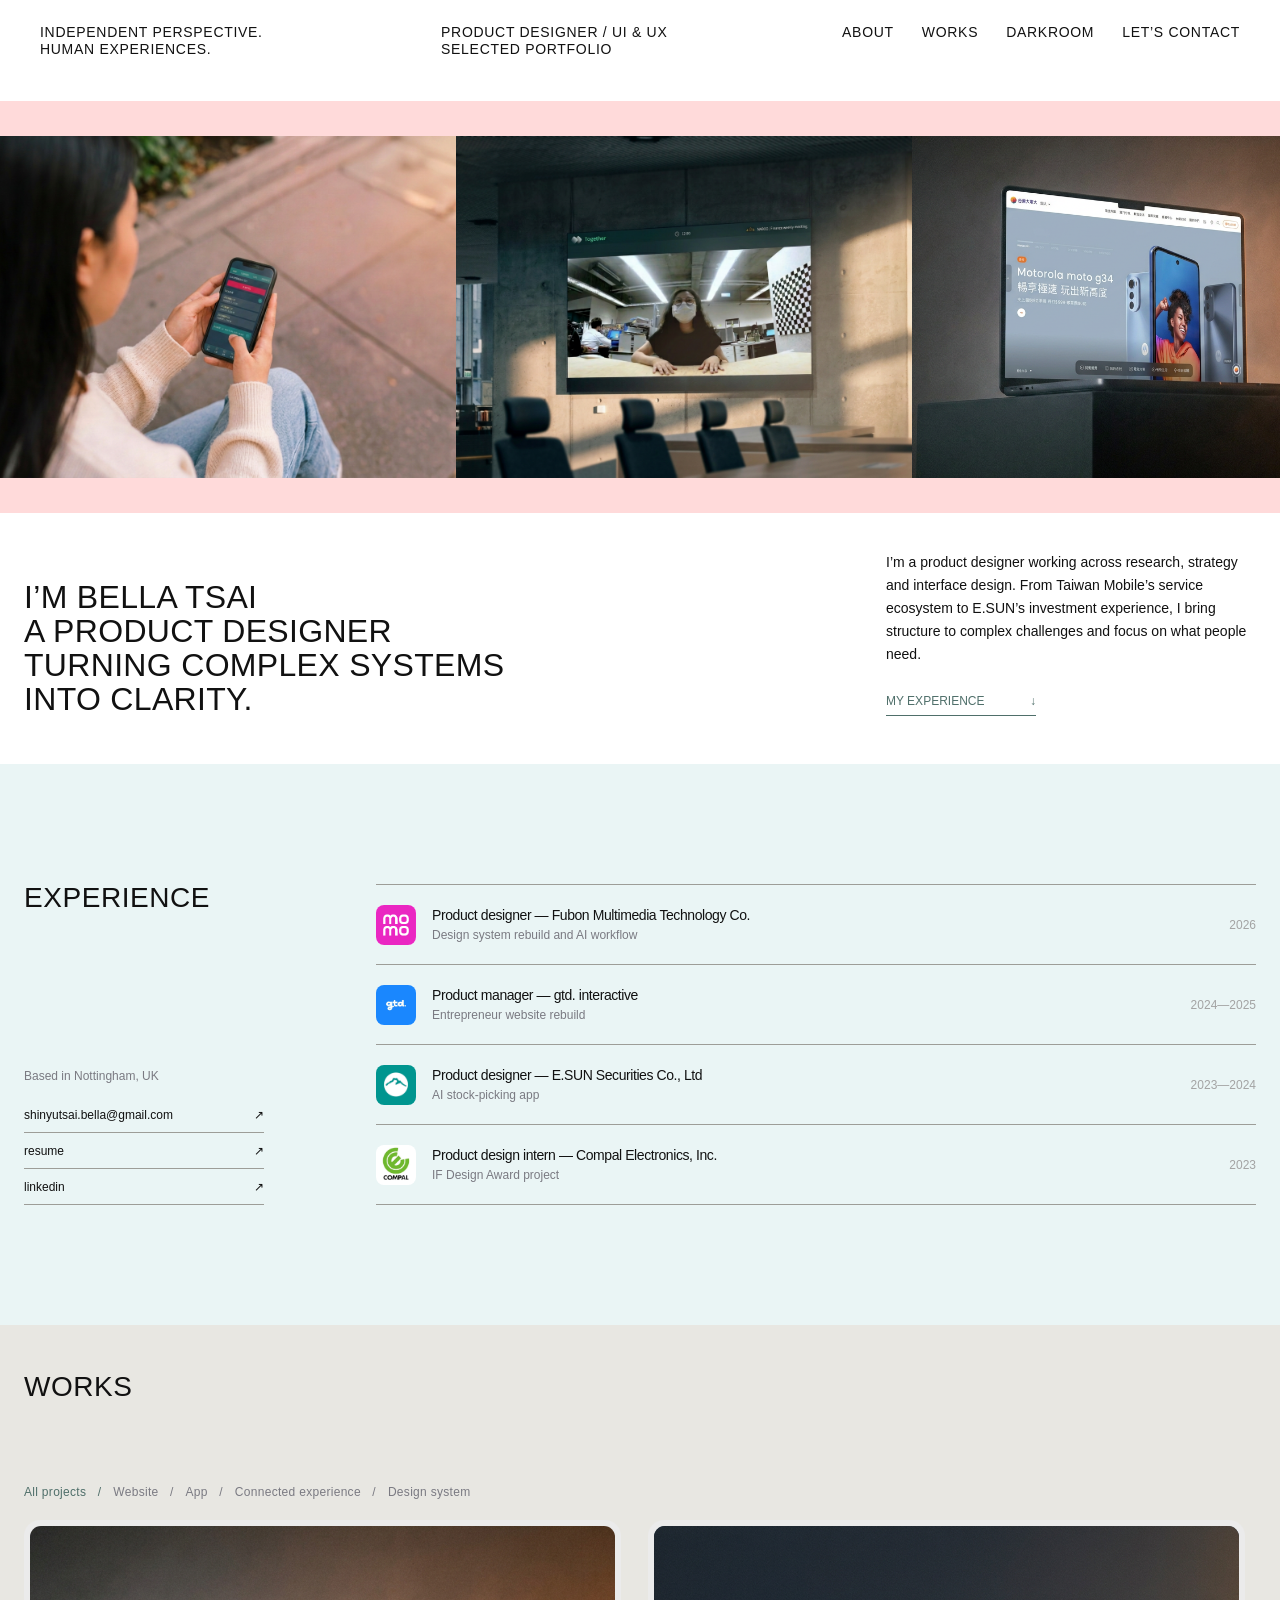
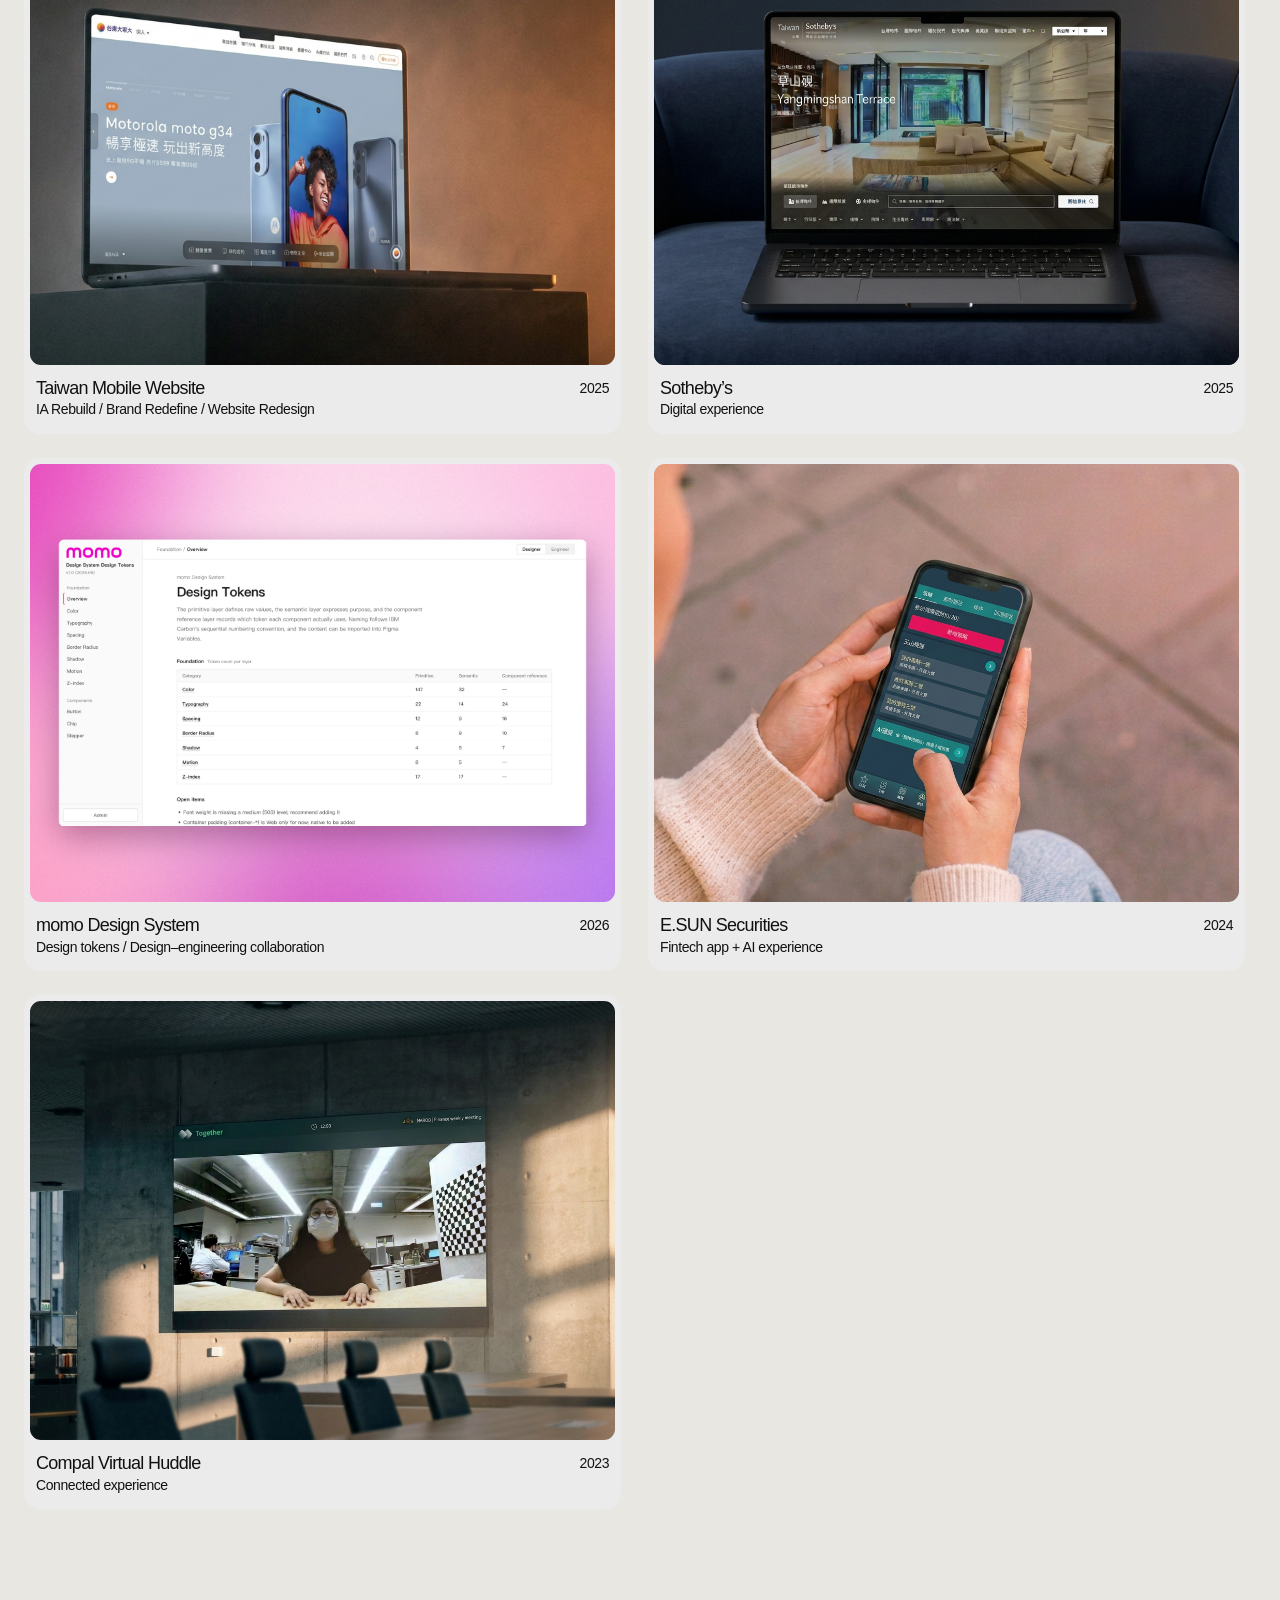
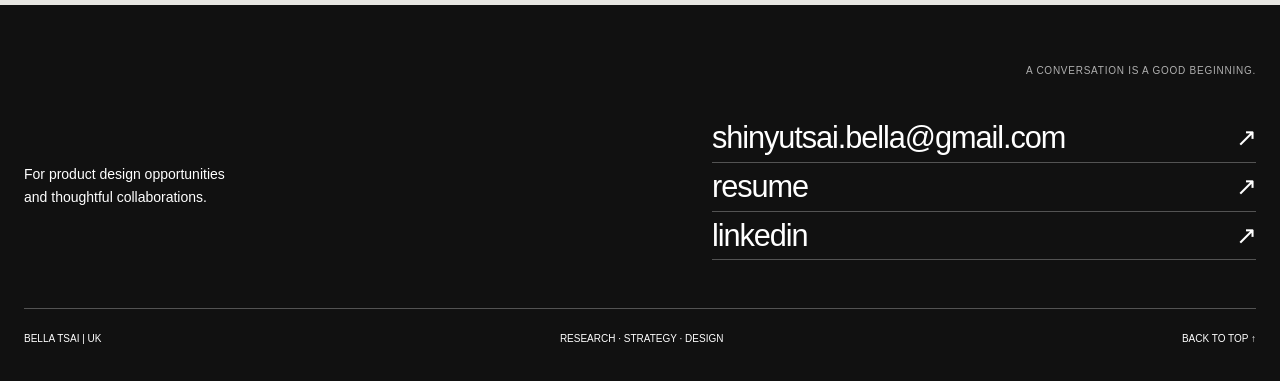
<file: index.html>
<!doctype html>
<html lang="en">
<head>
  <link rel="icon" type="image/png" href="assets/brand/bubble-b-favicon.png">
  <meta charset="UTF-8"><meta name="viewport" content="width=device-width, initial-scale=1">
  <meta name="description" content="Bella Tsai is a product designer turning complex systems into clear, human digital experiences.">
  <title>Bella Tsai — Product Designer</title>
  <link rel="stylesheet" href="portfolio.css"><link rel="stylesheet" href="site-colors.css"><script src="portfolio.js" defer></script>
</head>
<body>
<a class="skip-link" href="#main">Skip to content</a>
<header class="masthead" id="home">
  <a class="identity" href="#home">Independent perspective.<br>Human experiences.</a>
  <p class="header-label">Product designer / UI &amp; UX<br>Selected portfolio</p>
  <a class="mobile-contact-link" href="#contact">Let’s contact</a>
  <button class="menu-toggle" type="button" aria-expanded="false" aria-controls="main-nav">Menu</button>
  <nav id="main-nav" aria-label="Main navigation"><a href="#about">About</a><a href="#works">Works</a><a class="nav-darkroom" href="darkroom.html">Darkroom</a><a href="#contact">Let’s contact</a></nav>
</header>
<main id="main">
<section class="project-marquee" aria-label="Selected projects">
  <div class="marquee-track">
    <div class="marquee-set">
      <a class="marquee-card card-esun" href="esun.html"><div class="marquee-visual"><img src="assets/figma-home/esun-roll.png" alt="E.SUN Securities stock-picking app shown on a phone"></div><span>E.SUN Securities</span></a>
      <a class="marquee-card card-compal" href="compal.html"><div class="marquee-visual"><img src="assets/figma-home/compal.png" alt="Compal Virtual Huddle project"></div><span>Compal</span></a>
      <a class="marquee-card card-twm" href="twm.html"><div class="marquee-visual"><img src="assets/figma-home/twm.png" alt="Taiwan Mobile website redesign shown on a laptop"></div><span>Taiwan Mobile</span></a>
      <a class="marquee-card card-momo" href="momo.html"><div class="marquee-visual"><img src="assets/figma-home/momo-roll.png" alt="momo design system and design tokens overview"></div><span>momo</span></a>
      <a class="marquee-card card-sothebys" href="sothebys.html"><div class="marquee-visual"><img src="assets/figma-home/sothebys.png" alt="Sotheby’s real-estate website displayed on a laptop"></div><span>Sotheby’s</span></a>
    </div>
    <div class="marquee-set" aria-hidden="true">
      <a class="marquee-card card-esun" href="esun.html" tabindex="-1"><div class="marquee-visual"><img src="assets/figma-home/esun-roll.png" alt=""></div><span>E.SUN Securities</span></a>
      <a class="marquee-card card-compal" href="compal.html" tabindex="-1"><div class="marquee-visual"><img src="assets/figma-home/compal.png" alt=""></div><span>Compal</span></a>
      <a class="marquee-card card-twm" href="twm.html" tabindex="-1"><div class="marquee-visual"><img src="assets/figma-home/twm.png" alt=""></div><span>Taiwan Mobile</span></a>
      <a class="marquee-card card-momo" href="momo.html" tabindex="-1"><div class="marquee-visual"><img src="assets/figma-home/momo-roll.png" alt=""></div><span>momo</span></a>
      <a class="marquee-card card-sothebys" href="sothebys.html" tabindex="-1"><div class="marquee-visual"><img src="assets/figma-home/sothebys.png" alt=""></div><span>Sotheby’s</span></a>
    </div>
  </div>
</section>
<section class="intro" id="about" aria-labelledby="intro-title">
  <h1 id="intro-title" class="reveal">I’m Bella Tsai<br>A product designer<br>Turning complex systems<br>into clarity.</h1>
  <div class="intro-aside reveal"><p class="experience-copy">I’m a product designer working across research, strategy and interface design. From Taiwan Mobile’s service ecosystem to E.SUN’s investment experience, I bring structure to complex challenges and focus on what people need.</p><a class="underlined-link" href="#experience">My experience <span>↓</span></a></div>
</section>
<section class="experience-section section-cover experience-cover" id="experience" aria-labelledby="experience-title">
  <div class="experience-sidebar reveal"><h2 id="experience-title">Experience</h2><div class="contact-mini"><p class="contact-location">Based in Nottingham, UK</p><a href="mailto:shinyutsai.bella@gmail.com"><span>shinyutsai.bella@gmail.com</span><b aria-hidden="true">↗</b></a><a class="resume-link" href="https://drive.google.com/file/d/1ym1QPSFTgxXs2AQK4y-voWeJMAgdvfar/view?usp=drive_link" target="_blank" rel="noopener noreferrer"><span>resume</span><b aria-hidden="true">↗</b></a><a class="linkedin-link" href="https://www.linkedin.com/in/bella-tsai-1614b9202" target="_blank" rel="noopener noreferrer"><span>linkedin</span><b aria-hidden="true">↗</b></a></div></div>
  <div class="experience-table reveal">
    <article><div class="experience-logo" aria-hidden="true"><img src="assets/experience/momo.png" alt=""></div><div class="experience-entry"><h3>Product designer — <strong>Fubon Multimedia Technology Co.</strong></h3><p>Design system rebuild and AI workflow</p></div><time>2026</time></article>
    <article><div class="experience-logo" aria-hidden="true"><img src="assets/experience/gtd.png" alt=""></div><div class="experience-entry"><h3>Product manager — <strong>gtd. interactive</strong></h3><p>Entrepreneur website rebuild</p></div><time>2024—2025</time></article>
    <article><div class="experience-logo" aria-hidden="true"><img src="assets/experience/esun.png" alt=""></div><div class="experience-entry"><h3>Product designer — <strong>E.SUN Securities Co., Ltd</strong></h3><p>AI stock-picking app</p></div><time>2023—2024</time></article>
    <article><div class="experience-logo" aria-hidden="true"><img src="assets/experience/compal.png" alt=""></div><div class="experience-entry"><h3>Product design intern — <strong>Compal Electronics, Inc.</strong></h3><p>IF Design Award project</p></div><time>2023</time></article>
  </div>
</section>
<section class="works-section section-cover works-cover" id="works" aria-labelledby="works-title">
  <div class="works-header reveal"><h2 id="works-title">Works</h2><div class="filters" role="group" aria-label="Filter projects"><button class="active" type="button" data-filter="all">All projects</button><button type="button" data-filter="website">Website</button><button type="button" data-filter="app">App</button><button type="button" data-filter="connected">Connected experience</button><button type="button" data-filter="system">Design system</button></div></div>
  <div class="works-grid">
    <a class="work-card reveal" href="twm.html" data-category="website"><div class="work-media twm-work"><img src="assets/figma-home/twm.png" alt="Taiwan Mobile website redesign shown on a laptop"></div><div class="work-meta"><div><h3>Taiwan Mobile Website</h3><p>IA Rebuild / Brand Redefine / Website Redesign</p></div><time>2025</time></div></a>
    <a class="work-card reveal" id="sothebys" href="sothebys.html" data-category="website"><div class="work-media sothebys-work"><img src="assets/figma-home/sothebys.png" alt="Sotheby’s real-estate website displayed on a laptop"></div><div class="work-meta"><div><h3>Sotheby’s</h3><p>Digital experience</p></div><time>2025</time></div></a>
    <a class="work-card reveal" id="momo" href="momo.html" data-category="system"><div class="work-media momo-work"><img src="assets/momo/momo-cover.png" width="1920" height="1280" loading="lazy" alt="momo design system overview on a pink and purple gradient background"></div><div class="work-meta"><div><h3>momo Design System</h3><p>Design tokens / Design–engineering collaboration</p></div><time>2026</time></div></a>
    <a class="work-card reveal" href="esun.html" data-category="app"><div class="work-media esun-work"><img src="assets/figma-home/esun-work.png" alt="E.SUN Securities stock-picking application shown on a phone"></div><div class="work-meta"><div><h3>E.SUN Securities</h3><p>Fintech app + AI experience</p></div><time>2024</time></div></a>
    <a class="work-card reveal" href="compal.html" data-category="connected"><div class="work-media compal-work"><img src="assets/figma-home/compal.png" alt="Compal Virtual Huddle connected experience"></div><div class="work-meta"><div><h3>Compal Virtual Huddle</h3><p>Connected experience</p></div><time>2023</time></div></a>
  </div>
</section>
</main>
<footer class="contact portfolio-footer" id="contact"><div class="footer-contact-grid"><p class="footer-opportunity">For product design opportunities<br>and thoughtful collaborations.</p><div class="footer-links"><span class="label">A conversation is a good beginning.</span><a class="footer-contact-link" href="mailto:shinyutsai.bella@gmail.com"><span>shinyutsai.bella@gmail.com</span><b aria-hidden="true">↗</b></a><a class="footer-contact-link" href="https://drive.google.com/file/d/1ym1QPSFTgxXs2AQK4y-voWeJMAgdvfar/view?usp=drive_link" target="_blank" rel="noopener noreferrer"><span>resume</span><b aria-hidden="true">↗</b></a><a class="footer-contact-link" href="https://www.linkedin.com/in/bella-tsai-1614b9202" target="_blank" rel="noopener noreferrer"><span>linkedin</span><b aria-hidden="true">↗</b></a></div></div><div class="footer-bottom"><span>Bella Tsai | UK</span><span>Research · Strategy · Design</span><a href="#home">Back to top ↑</a></div></footer>
<div class="cursor-label" aria-hidden="true">View</div>
</body>
</html>
</file>
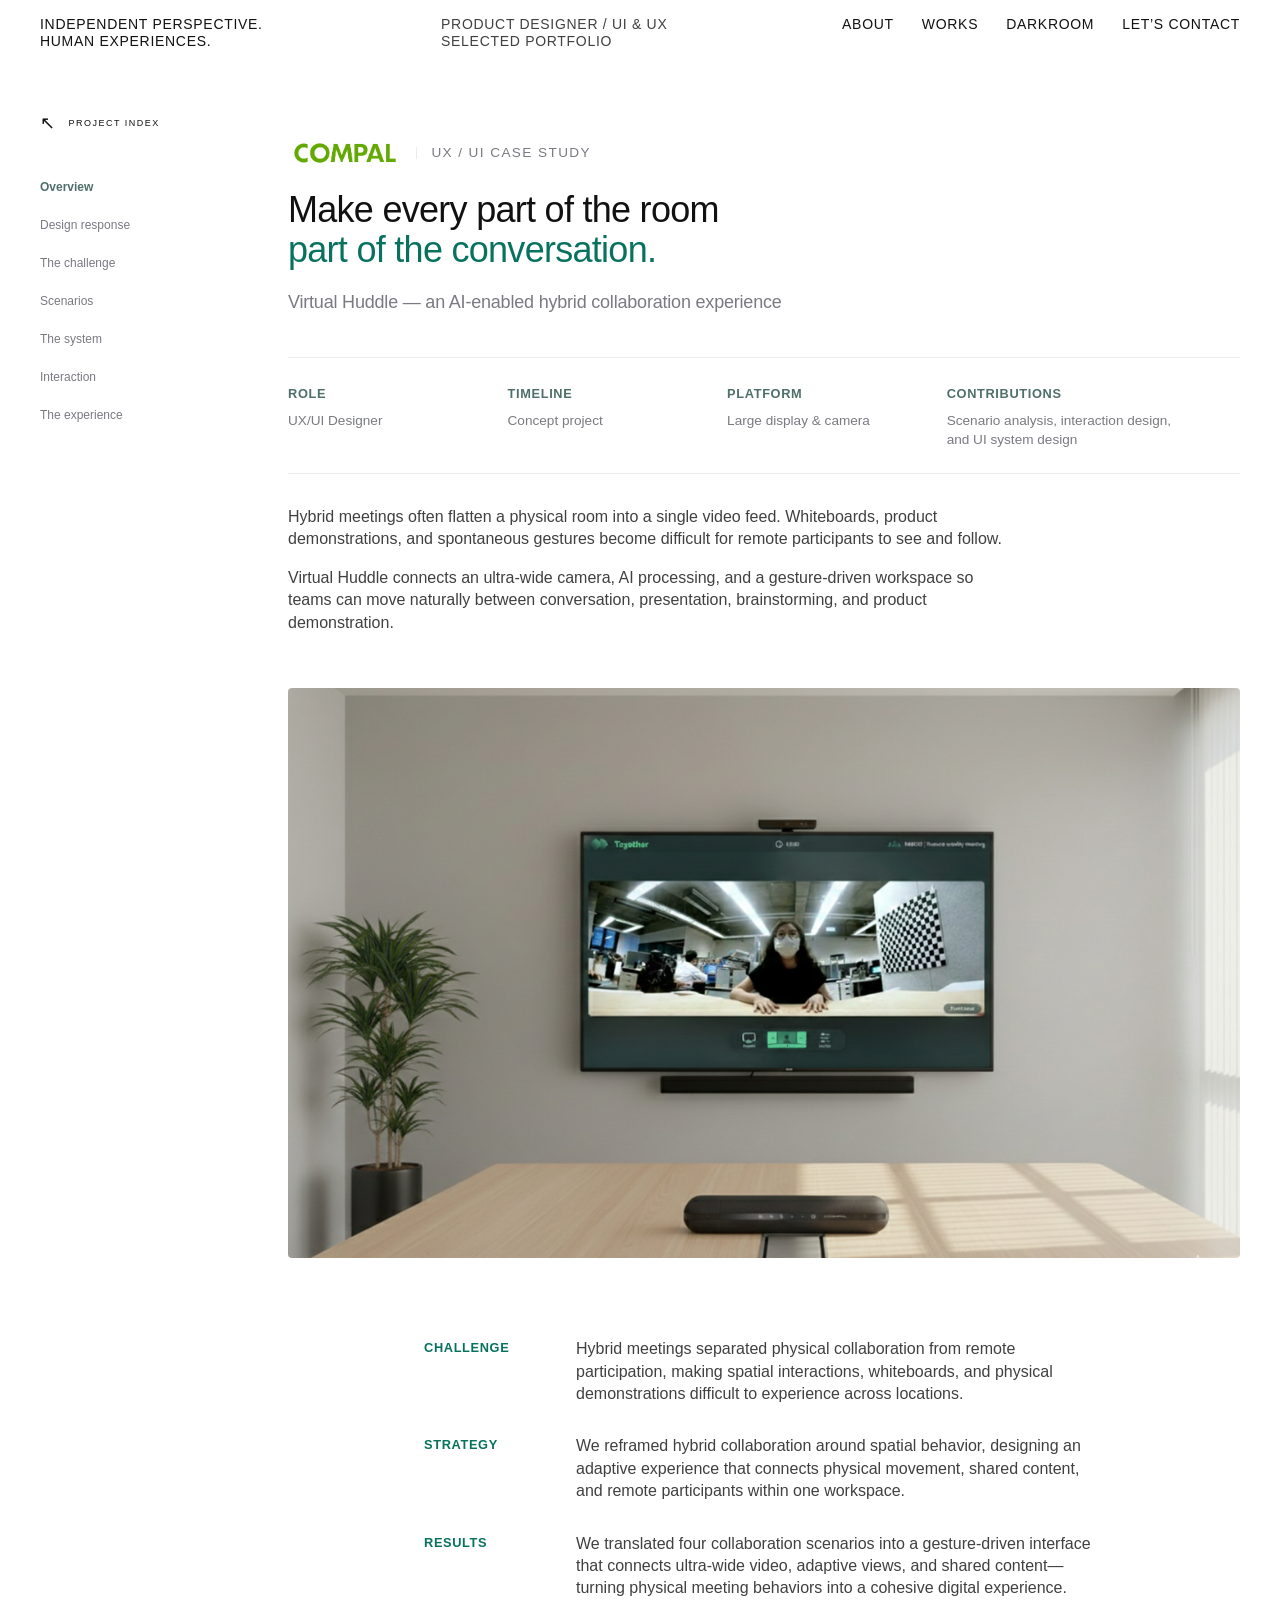
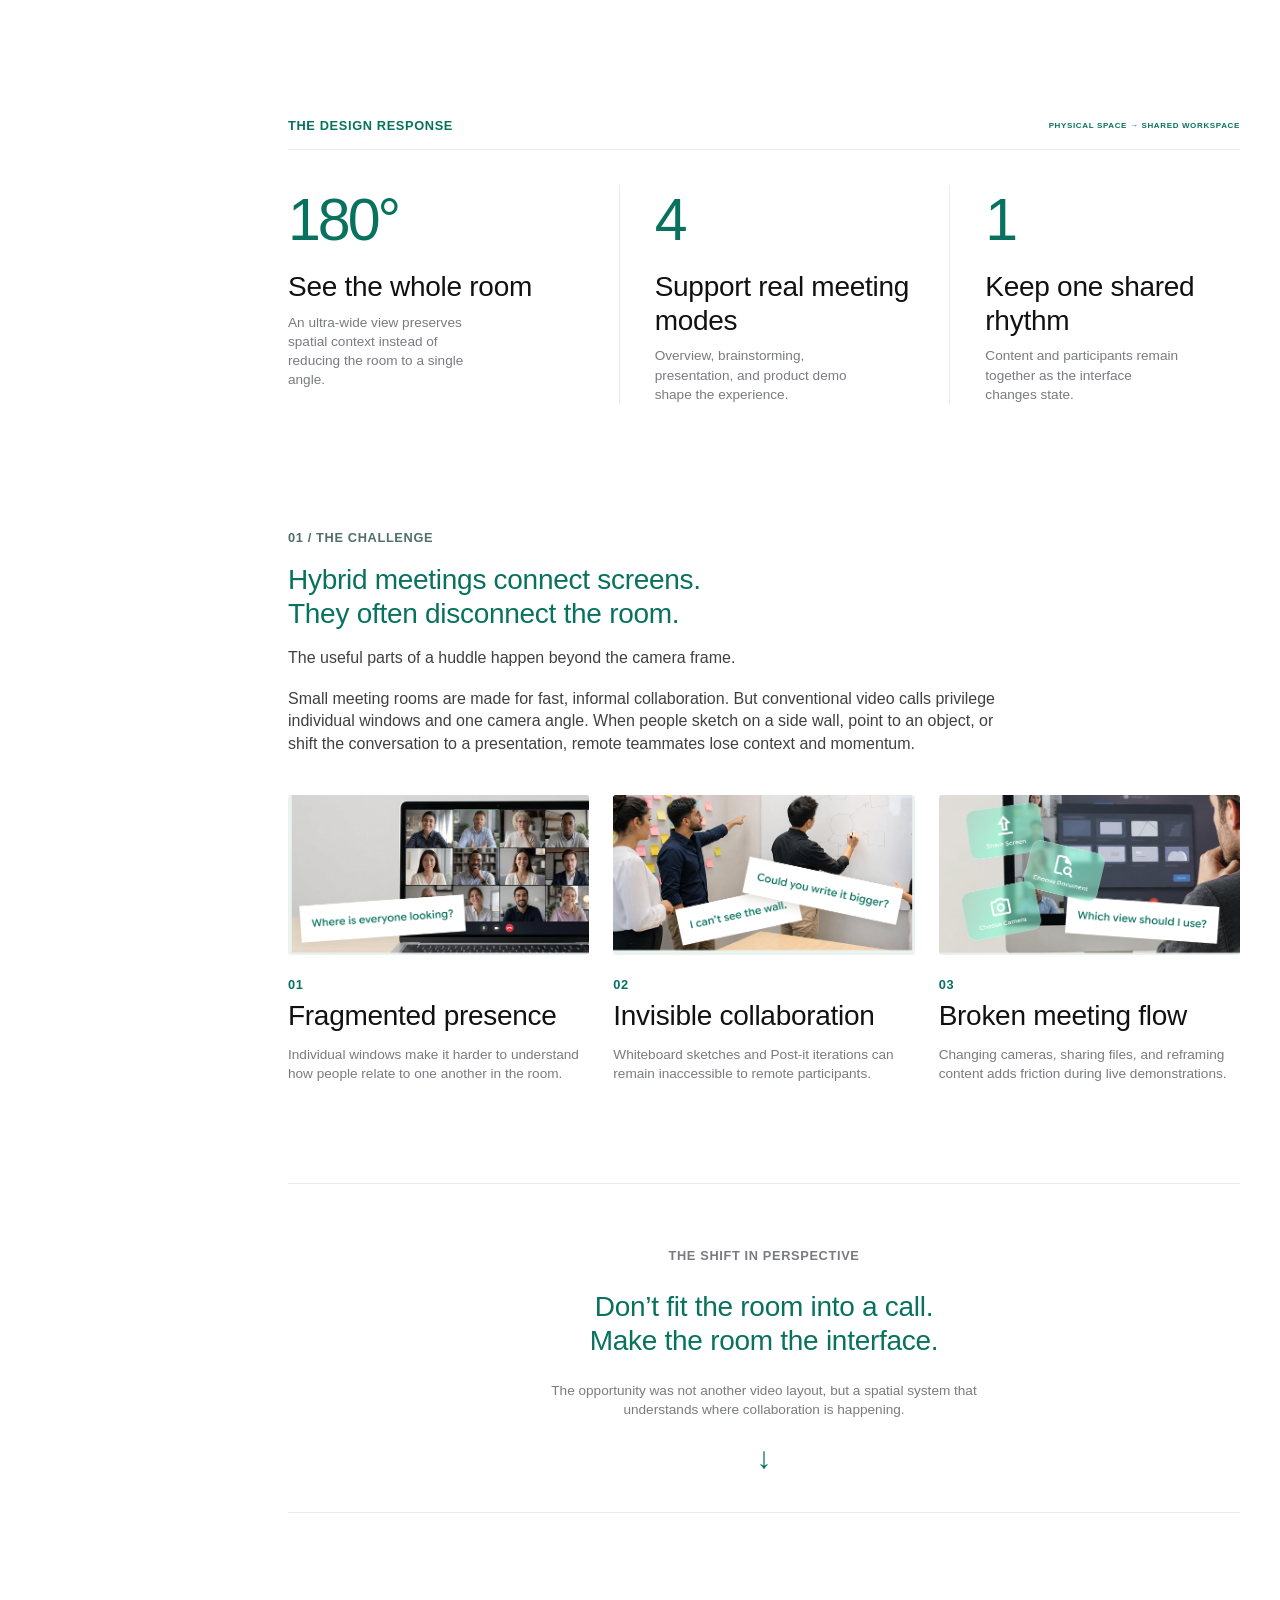
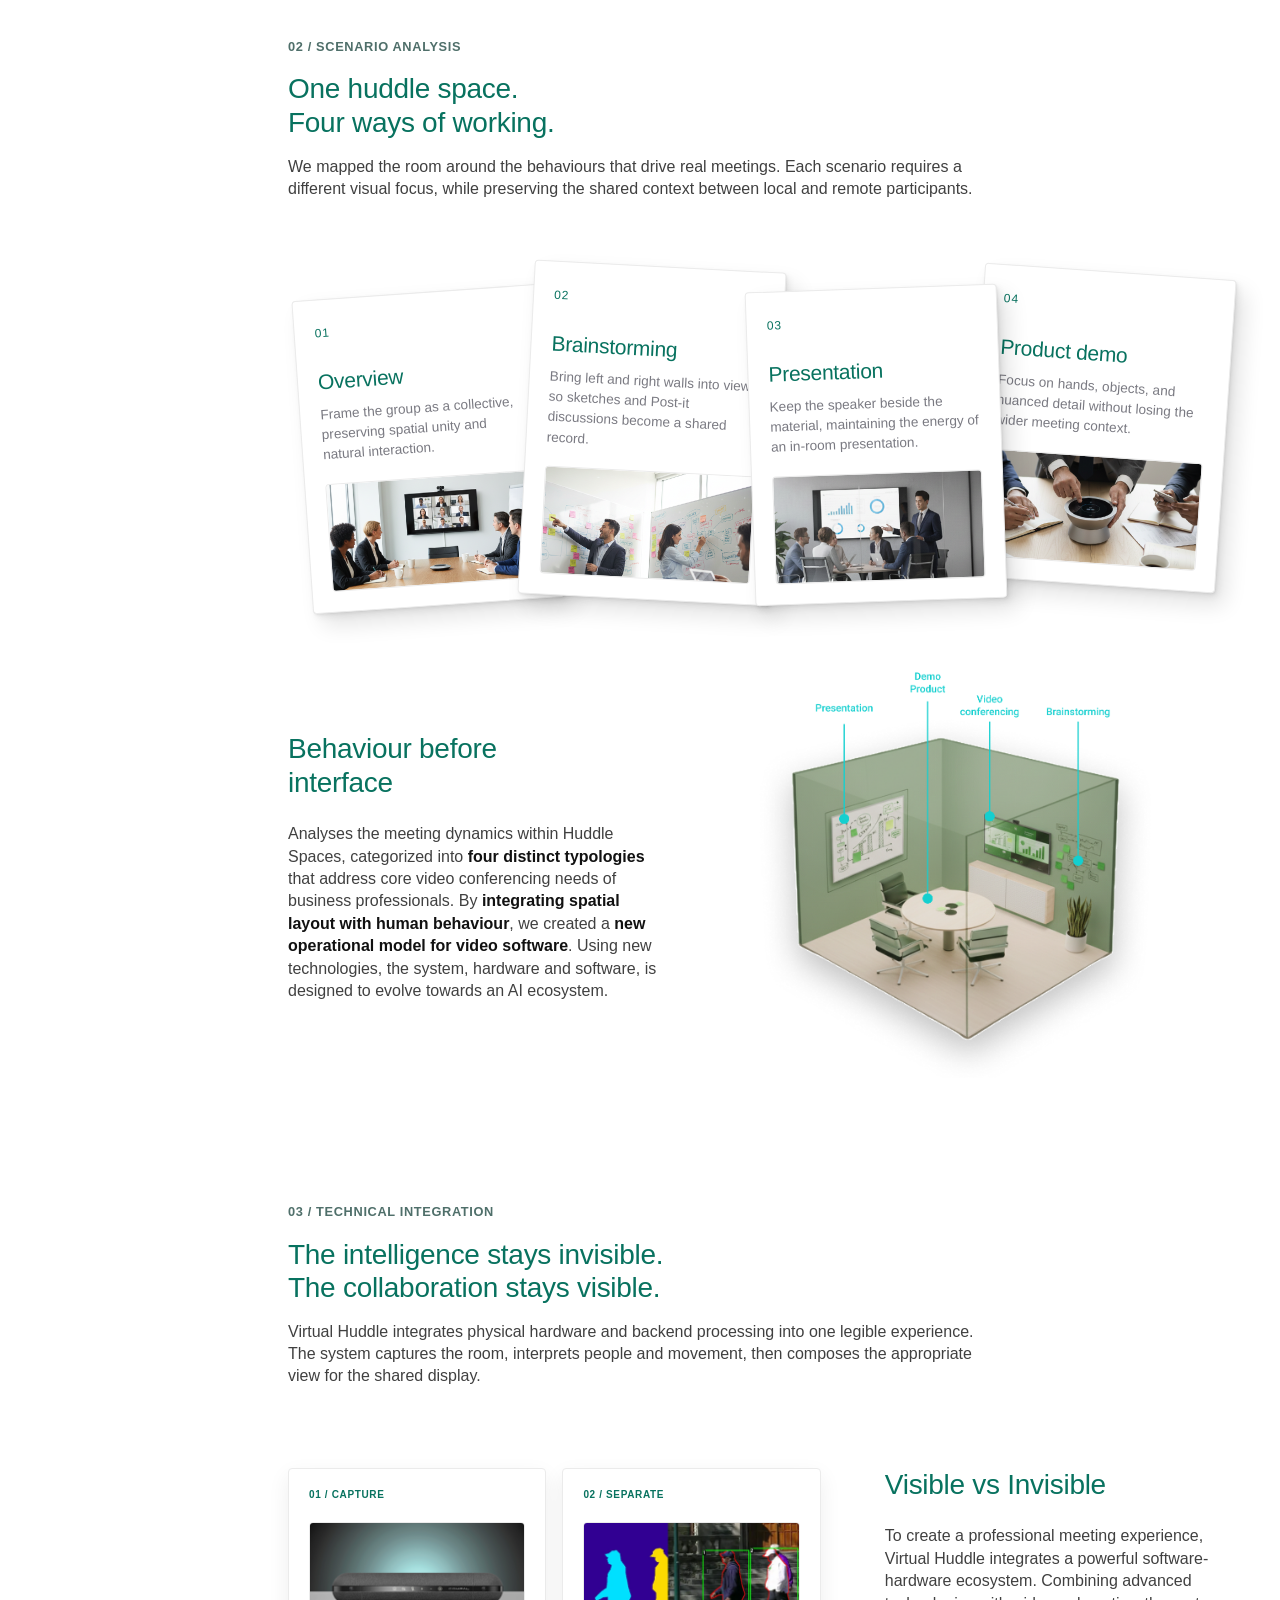
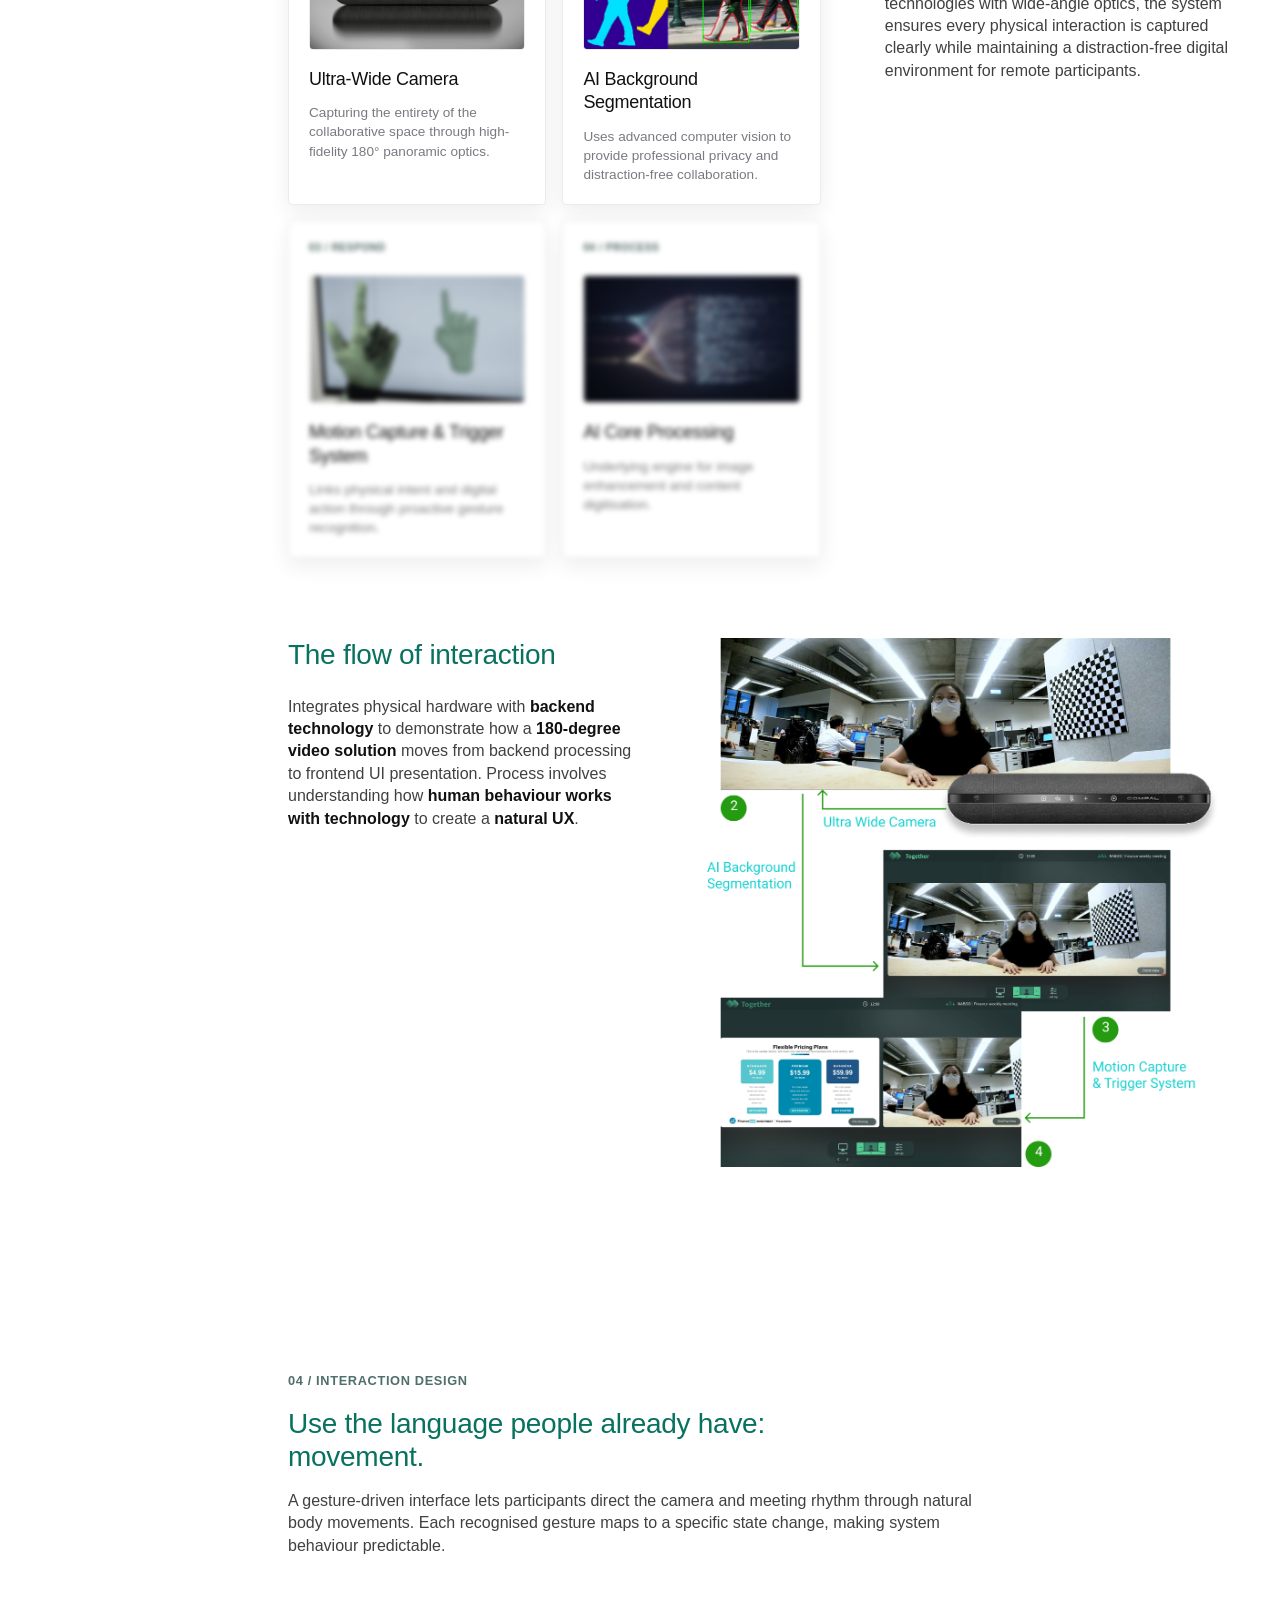
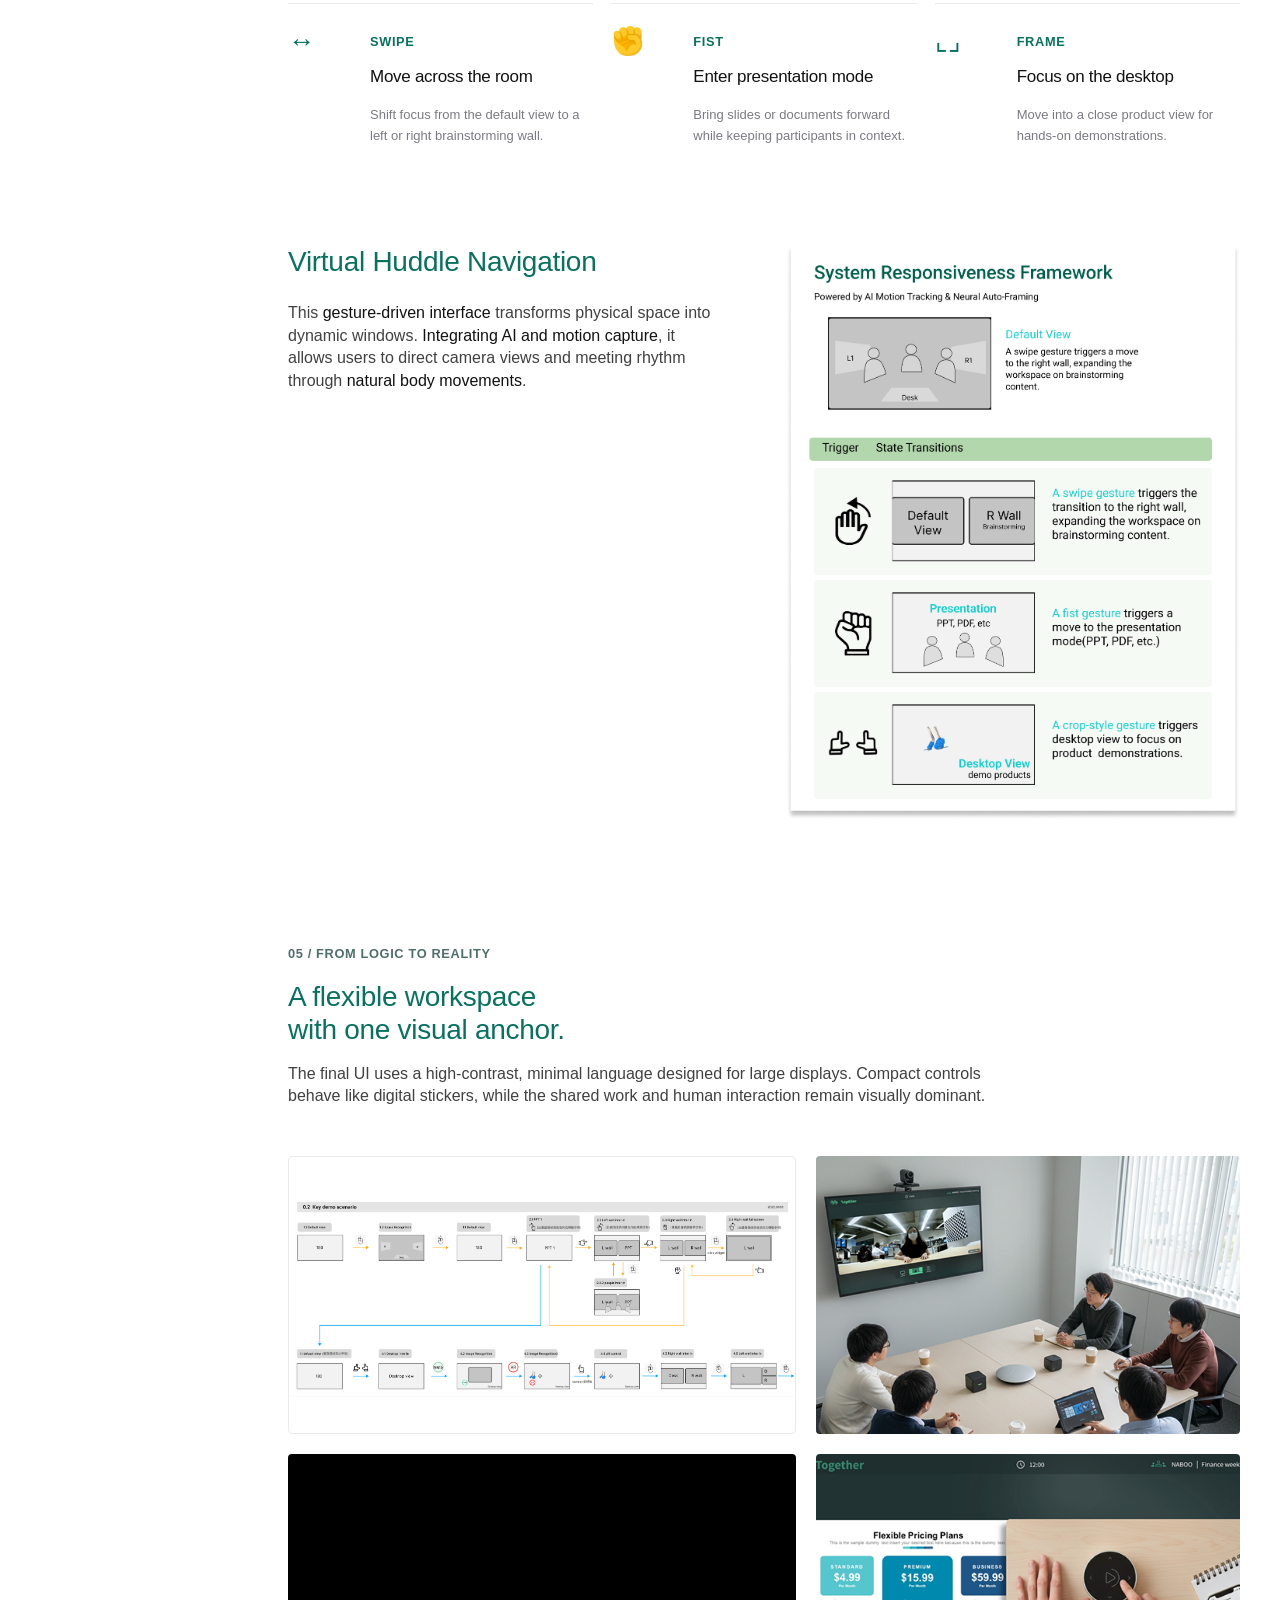
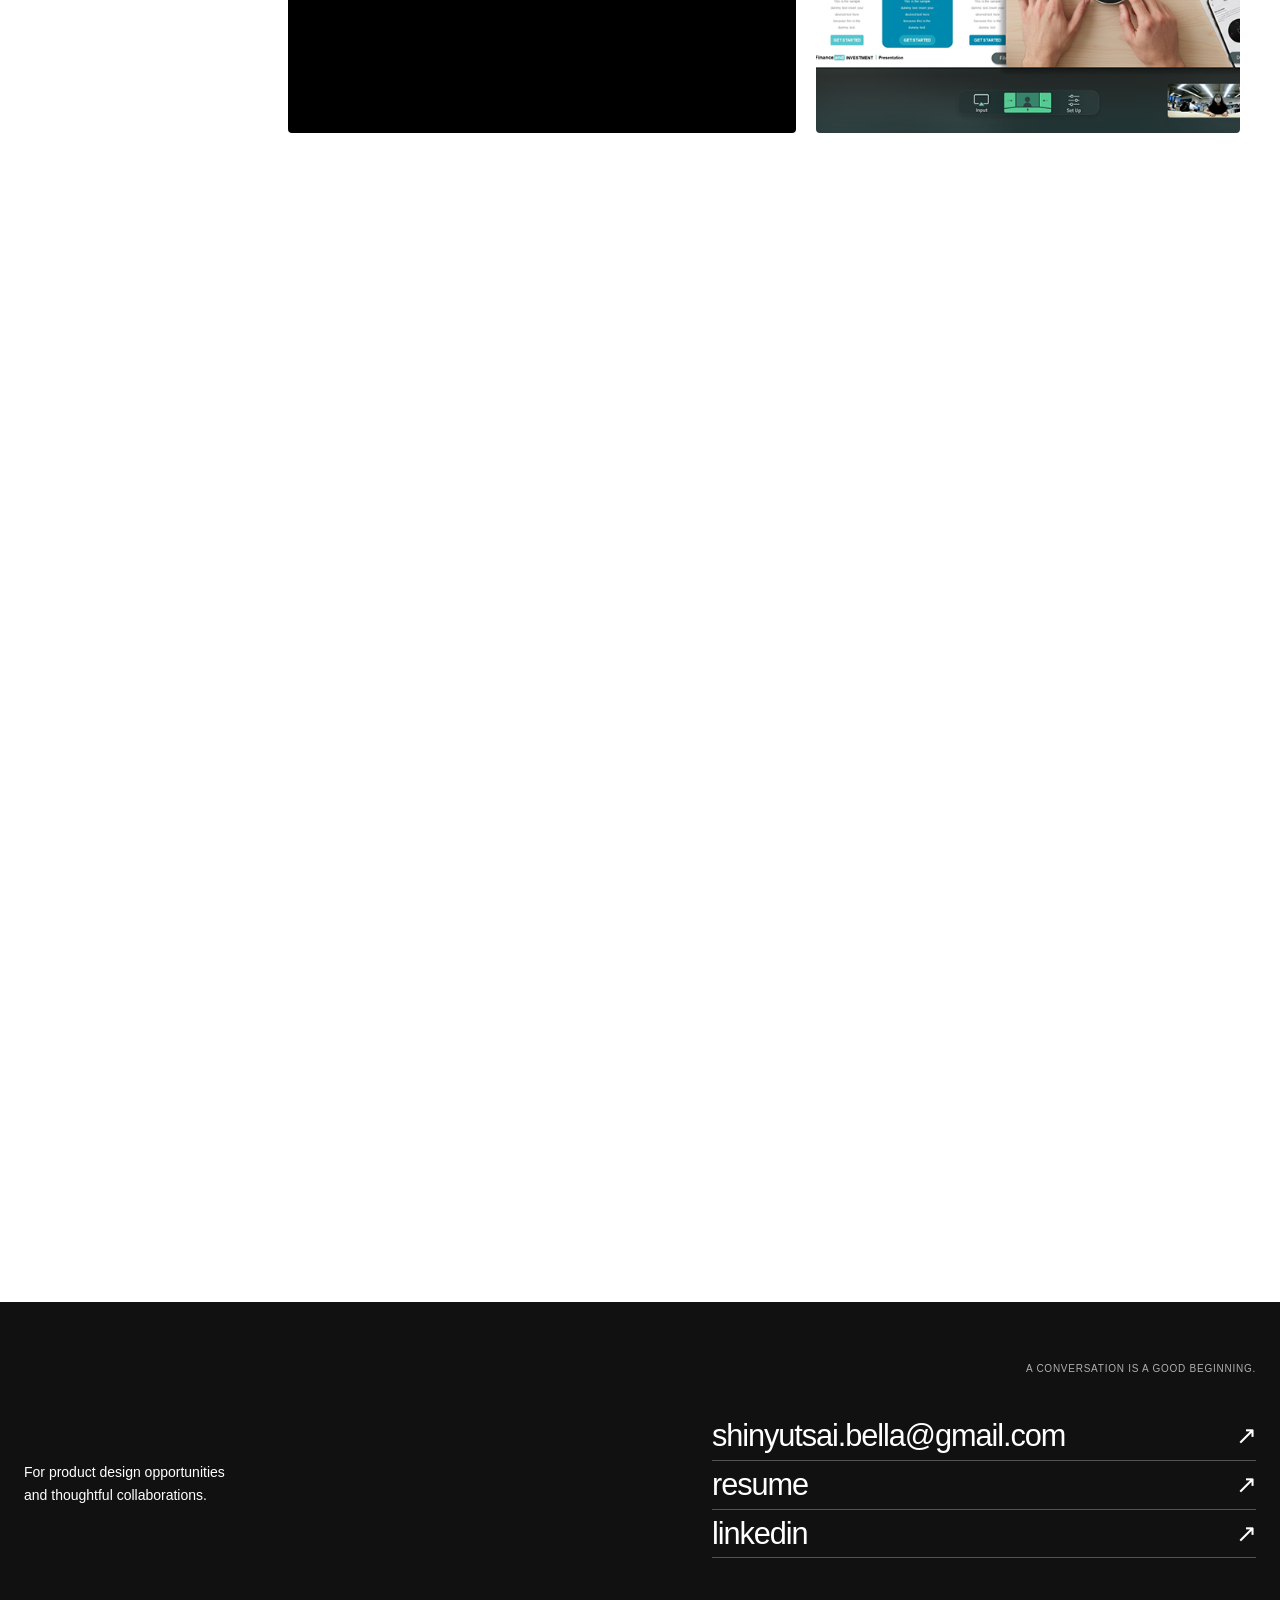
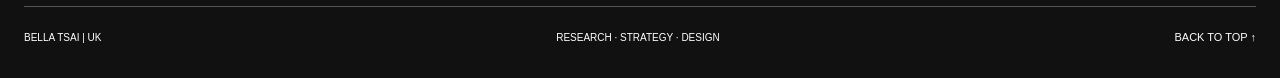
<file: compal.html>
<!doctype html>
<html lang="en">
<head>
  <link rel="icon" type="image/png" href="assets/brand/bubble-b-favicon.png">
  <meta charset="UTF-8"><meta name="viewport" content="width=device-width, initial-scale=1">
  <meta name="description" content="Compal Virtual Huddle — an AI-enabled hybrid collaboration experience for huddle spaces.">
  <title>Compal Virtual Huddle — Making the room visible</title>
  <link rel="stylesheet" href="styles.css"><link rel="stylesheet" href="site-colors.css"><link rel="stylesheet" href="compal.css"><script src="compal.js" defer></script>
</head>
<body class="compal-page">
<a class="skip" href="#main">Skip to project</a>
<header class="masthead" id="home"><a class="identity" href="index.html#home">Independent perspective.<br>Human experiences.</a><p class="header-label">Product designer / UI &amp; UX<br>Selected portfolio</p><a class="mobile-contact-link" href="index.html#contact">Let’s contact</a><button class="menu-toggle" type="button" aria-expanded="false" aria-controls="main-nav">Menu</button><nav id="main-nav" aria-label="Main navigation"><a href="index.html#about">About</a><a href="index.html#works">Works</a><a class="nav-darkroom" href="darkroom.html">Darkroom</a><a href="index.html#contact">Let’s contact</a></nav></header>
<div class="page-layout">
<aside class="sidebar"><a class="back-link" href="index.html#works"><span class="link-arrow" aria-hidden="true">↖</span><span>PROJECT INDEX</span></a><div class="sidebar-inner"><nav aria-label="Project chapters" id="chapter-nav"><a href="#overview" aria-current="location">Overview</a><a href="#response">Design response</a><a href="#challenge">The challenge</a><a href="#scenarios">Scenarios</a><a href="#system">The system</a><a href="#interaction">Interaction</a><a href="#experience">The experience</a></nav></div></aside>
<main id="main">
<section id="overview" class="hero chapter">
  <div class="project-label"><img class="compal-mark" src="assets/compal/compal-logo.png" alt="Compal"><span class="label-divider"></span><span>UX / UI CASE STUDY</span></div>
  <h1>Make every part of the room<br><span class="orange">part of the conversation.</span></h1>
  <p class="subtitle">Virtual Huddle — an AI-enabled hybrid collaboration experience</p>
  <div class="metadata"><div><span class="eyebrow">ROLE</span><p>UX/UI Designer</p></div><div><span class="eyebrow">TIMELINE</span><p>Concept project</p></div><div><span class="eyebrow">PLATFORM</span><p>Large display & camera</p></div><div><span class="eyebrow">CONTRIBUTIONS</span><p>Scenario analysis, interaction design,<br>and UI system design</p></div></div>
  <div class="intro"><p>Hybrid meetings often flatten a physical room into a single video feed. Whiteboards, product demonstrations, and spontaneous gestures become difficult for remote participants to see and follow.</p><p>Virtual Huddle connects an ultra-wide camera, AI processing, and a gesture-driven workspace so teams can move naturally between conversation, presentation, brainstorming, and product demonstration.</p></div>
  <figure class="project-image hero-image"><img src="assets/compal/huddle-img.png" alt="Virtual Huddle in a meeting room, with an ultra-wide remote view on a large display"></figure>
</section>

<section id="response" class="chapter section-space reveal"><div class="summary"><div><span class="eyebrow orange">CHALLENGE</span><p>Hybrid meetings separated physical collaboration from remote participation, making spatial interactions, whiteboards, and physical demonstrations difficult to experience across locations.</p></div><div><span class="eyebrow orange">STRATEGY</span><p>We reframed hybrid collaboration around spatial behavior, designing an adaptive experience that connects physical movement, shared content, and remote participants within one workspace.</p></div><div><span class="eyebrow orange">RESULTS</span><p>We translated four collaboration scenarios into a gesture-driven interface that connects ultra-wide video, adaptive views, and shared content—turning physical meeting behaviors into a cohesive digital experience.</p></div></div><div class="section-line"><span class="eyebrow">THE DESIGN RESPONSE</span><span class="eyebrow">PHYSICAL SPACE → SHARED WORKSPACE</span></div><div class="metrics compal-principles"><div><span class="metric metric-pop">180°</span><h3>See the whole room</h3><p>An ultra-wide view preserves spatial context instead of reducing the room to a single angle.</p></div><div><span class="metric metric-pop">4</span><h3>Support real meeting modes</h3><p>Overview, brainstorming, presentation, and product demo shape the experience.</p></div><div><span class="metric metric-pop">1</span><h3>Keep one shared rhythm</h3><p>Content and participants remain together as the interface changes state.</p></div></div></section>

<section id="challenge" class="chapter section-space reveal"><div class="section-heading"><span class="eyebrow">01 / THE CHALLENGE</span><h2>Hybrid meetings connect screens.<br>They often disconnect <em>the room.</em></h2></div><div class="body-copy"><p class="lead">The useful parts of a huddle happen beyond the camera frame.</p><p>Small meeting rooms are made for fast, informal collaboration. But conventional video calls privilege individual windows and one camera angle. When people sketch on a side wall, point to an object, or shift the conversation to a presentation, remote teammates lose context and momentum.</p></div><div class="pain-grid"><article><div class="mini-art compal-art room-art reveal-art" aria-hidden="true"><img src="assets/compal/card-container-01.png" alt=""></div><span class="eyebrow">01</span><h3>Fragmented presence</h3><p>Individual windows make it harder to understand how people relate to one another in the room.</p></article><article><div class="mini-art compal-art wall-art reveal-art" aria-hidden="true"><img src="assets/compal/card-container-02.png" alt=""></div><span class="eyebrow">02</span><h3>Invisible collaboration</h3><p>Whiteboard sketches and Post-it iterations can remain inaccessible to remote participants.</p></article><article><div class="mini-art compal-art demo-art reveal-art" aria-hidden="true"><img src="assets/compal/card-container-03.png" alt=""></div><span class="eyebrow">03</span><h3>Broken meeting flow</h3><p>Changing cameras, sharing files, and reframing content adds friction during live demonstrations.</p></article></div><div class="insight reveal"><span class="eyebrow">THE SHIFT IN PERSPECTIVE</span><blockquote>Don’t fit the room into a call.<br>Make <em>the room the interface.</em></blockquote><p>The opportunity was not another video layout, but a spatial system that understands where collaboration is happening.</p><span class="insight-arrow" aria-hidden="true">↓</span></div></section>

<section id="scenarios" class="chapter section-space reveal"><div class="section-heading"><span class="eyebrow">02 / SCENARIO ANALYSIS</span><h2>One huddle space.<br><em>Four ways of working.</em></h2></div><div class="body-copy"><p>We mapped the room around the behaviours that drive real meetings. Each scenario requires a different visual focus, while preserving the shared context between local and remote participants.</p></div><div class="scenario-grid"><article><span class="scenario-number">01</span><h3>Overview</h3><p>Frame the group as a collective, preserving spatial unity and natural interaction.</p><img class="scenario-image" src="assets/compal/scenario-overview.png" alt="A hybrid meeting shown as one collective room view"></article><article><span class="scenario-number">02</span><h3>Brainstorming</h3><p>Bring left and right walls into view so sketches and Post-it discussions become a shared record.</p><img class="scenario-image" src="assets/compal/scenario-lr-walls.png" alt="Participants brainstorming across left and right whiteboard walls"></article><article><span class="scenario-number">03</span><h3>Presentation</h3><p>Keep the speaker beside the material, maintaining the energy of an in-room presentation.</p><img class="scenario-image" src="assets/compal/scenario-presentation.png" alt="A presenter speaking beside shared presentation content"></article><article><span class="scenario-number">04</span><h3>Product demo</h3><p>Focus on hands, objects, and nuanced detail without losing the wider meeting context.</p><img class="scenario-image" src="assets/compal/scenario-demo.png" alt="A close view of a product demonstration on a meeting table"></article></div><figure class="experience-figure scenario-analysis-figure"><figcaption><div class="reference-split-copy"><div class="section-heading"><h2>Behaviour before<br><em>interface</em></h2></div><div class="body-copy"><p>Analyses the meeting dynamics within Huddle Spaces, categorized into <strong>four distinct typologies</strong> that address core video conferencing needs of business professionals. By <strong>integrating spatial layout with human behaviour</strong>, we created a <strong>new operational model for video software</strong>. Using new technologies, the system, hardware and software, is designed to evolve towards an AI ecosystem.</p></div></div></figcaption><div class="scenario-feature-media"><img src="assets/compal/meeting-scenario.png" alt="Huddle space mapped to presentation, product demo, video conferencing, and brainstorming scenarios"></div></figure></section>

<section id="system" class="chapter section-space reveal"><div class="section-heading"><span class="eyebrow">03 / TECHNICAL INTEGRATION</span><h2>The intelligence stays invisible.<br><em>The collaboration stays visible.</em></h2></div><div class="body-copy"><p>Virtual Huddle integrates physical hardware and backend processing into one legible experience. The system captures the room, interprets people and movement, then composes the appropriate view for the shared display.</p></div><div class="technical-ecosystem"><div class="ecosystem-copy"><div class="section-heading"><h2>Visible vs <em>Invisible</em></h2></div><div class="body-copy"><p>To create a professional meeting experience, Virtual Huddle integrates a powerful software-hardware ecosystem. Combining advanced technologies with wide-angle optics, the system ensures every physical interaction is captured clearly while maintaining a distraction-free digital environment for remote participants.</p></div></div><div class="ecosystem-grid"><article><span class="eyebrow">01 / CAPTURE</span><img class="ecosystem-image" src="assets/compal/tech-camera.png" alt="Compal ultra-wide meeting camera"><h3>Ultra-Wide Camera</h3><p>Capturing the entirety of the collaborative space through high-fidelity 180° panoramic optics.</p></article><article><span class="eyebrow">02 / SEPARATE</span><img class="ecosystem-image" src="assets/compal/tech-ai.png" alt="AI computer vision identifying people in a street scene"><h3>AI Background Segmentation</h3><p>Uses advanced computer vision to provide professional privacy and distraction-free collaboration.</p></article><article><span class="eyebrow">03 / RESPOND</span><img class="ecosystem-image" src="assets/compal/tech-motion.png" alt="Motion capture recognising a hand gesture"><h3>Motion Capture &amp; Trigger System</h3><p>Links physical intent and digital action through proactive gesture recognition.</p></article><article><span class="eyebrow">04 / PROCESS</span><img class="ecosystem-image" src="assets/compal/tech-core.png" alt="Data streams entering an AI processing core"><h3>AI Core Processing</h3><p>Underlying engine for image enhancement and content digitisation.</p></article></div></div></section>

<section class="chapter interaction-flow-feature reveal"><div class="interaction-flow-copy"><div class="section-heading"><h2>The flow of <em>interaction</em></h2></div><div class="body-copy"><p>Integrates physical hardware with <strong>backend technology</strong> to demonstrate how a <strong>180-degree video solution</strong> moves from backend processing to frontend UI presentation. Process involves understanding how <strong>human behaviour works with technology</strong> to create a <strong>natural UX</strong>.</p></div></div><div class="interaction-flow-media"><img src="assets/compal/flow.png" alt="Virtual Huddle interaction flow from ultra-wide camera capture through AI processing to interface presentation"></div></section>

<section id="interaction" class="chapter section-space reveal"><div class="section-heading"><span class="eyebrow">04 / INTERACTION DESIGN</span><h2>Use the language people already have:<br><em>movement.</em></h2></div><div class="body-copy"><p>A gesture-driven interface lets participants direct the camera and meeting rhythm through natural body movements. Each recognised gesture maps to a specific state change, making system behaviour predictable.</p></div><div class="gesture-grid"><article><span class="gesture-icon">↔</span><div><span class="eyebrow">SWIPE</span><h3>Move across the room</h3><p>Shift focus from the default view to a left or right brainstorming wall.</p></div></article><article><span class="gesture-icon">✊</span><div><span class="eyebrow">FIST</span><h3>Enter presentation mode</h3><p>Bring slides or documents forward while keeping participants in context.</p></div></article><article><span class="gesture-icon">⌞⌟</span><div><span class="eyebrow">FRAME</span><h3>Focus on the desktop</h3><p>Move into a close product view for hands-on demonstrations.</p></div></article></div><div class="gesture-navigation-feature"><div class="gesture-navigation-copy"><div class="section-heading"><h2>Virtual Huddle <em>Navigation</em></h2></div><div class="body-copy"><p>This <strong>gesture-driven interface</strong> transforms physical space into dynamic windows. <strong>Integrating AI and motion capture</strong>, it allows users to direct camera views and meeting rhythm through <strong>natural body movements</strong>.</p></div></div><div class="gesture-navigation-media"><img src="assets/compal/system-responsiveness.png" alt="System Responsiveness Framework showing gesture-triggered transitions between meeting views"></div></div></section>

<section id="experience" class="chapter section-space reveal">
  <div class="section-heading"><span class="eyebrow">05 / FROM LOGIC TO REALITY</span><h2>A flexible workspace<br>with <em>one visual anchor.</em></h2></div>
  <div class="body-copy"><p>The final UI uses a high-contrast, minimal language designed for large displays. Compact controls behave like digital stickers, while the shared work and human interaction remain visually dominant.</p></div>
  <div class="experience-gallery">
    <img src="assets/compal/experience-room.png" alt="Virtual Huddle used in a meeting room">
    <img src="assets/compal/experience-interface.png" alt="Virtual Huddle product demonstration interface">
    <img class="experience-flow-map" src="assets/compal/experience-flow.png" alt="Virtual Huddle interaction flow across presentation, wall, and desktop views">
    <video class="experience-demo-video" autoplay muted loop playsinline preload="auto" aria-label="Virtual Huddle interface demonstration"><source src="assets/compal/experience-demo.m4v" type="video/mp4"></video>
  </div>
</section>

<section class="chapter closing-film reveal"><video autoplay muted loop playsinline preload="auto" aria-label="Together logo opening animation"><source src="assets/compal/together-opening.m4v" type="video/mp4"></video></section>

 </main></div>
<section class="next-project reveal" aria-labelledby="next-project-title"><div class="next-project-inner"><div class="next-project-heading"><h2 id="next-project-title" class="eyebrow">NEXT PROJECT</h2><span class="next-project-arrow" aria-hidden="true">↗</span></div><div class="next-project-grid"><a class="marquee-card card-esun" href="esun.html"><div class="marquee-visual"><img src="assets/figma-home/esun-work.png" alt="E.SUN Securities stock-picking application shown on a phone" loading="lazy"></div><span>E.SUN Securities</span></a><a class="marquee-card card-twm" href="twm.html"><div class="marquee-visual"><img src="assets/figma-home/twm.png" alt="Taiwan Mobile website redesign shown on a laptop" loading="lazy"></div><span>Taiwan Mobile</span></a></div></div></section>
<footer class="contact portfolio-footer" id="contact"><div class="footer-contact-grid"><p class="footer-opportunity">For product design opportunities<br>and thoughtful collaborations.</p><div class="footer-links"><span class="label">A conversation is a good beginning.</span><a class="footer-contact-link" href="mailto:shinyutsai.bella@gmail.com"><span>shinyutsai.bella@gmail.com</span><b aria-hidden="true">↗</b></a><a class="footer-contact-link" href="https://drive.google.com/file/d/1ym1QPSFTgxXs2AQK4y-voWeJMAgdvfar/view?usp=drive_link" target="_blank" rel="noopener noreferrer"><span>resume</span><b aria-hidden="true">↗</b></a><a class="footer-contact-link" href="https://www.linkedin.com/in/bella-tsai-1614b9202" target="_blank" rel="noopener noreferrer"><span>linkedin</span><b aria-hidden="true">↗</b></a></div></div><div class="footer-bottom"><span>Bella Tsai | UK</span><span>Research · Strategy · Design</span><a href="#home">Back to top ↑</a></div></footer>
</body></html>
</file>
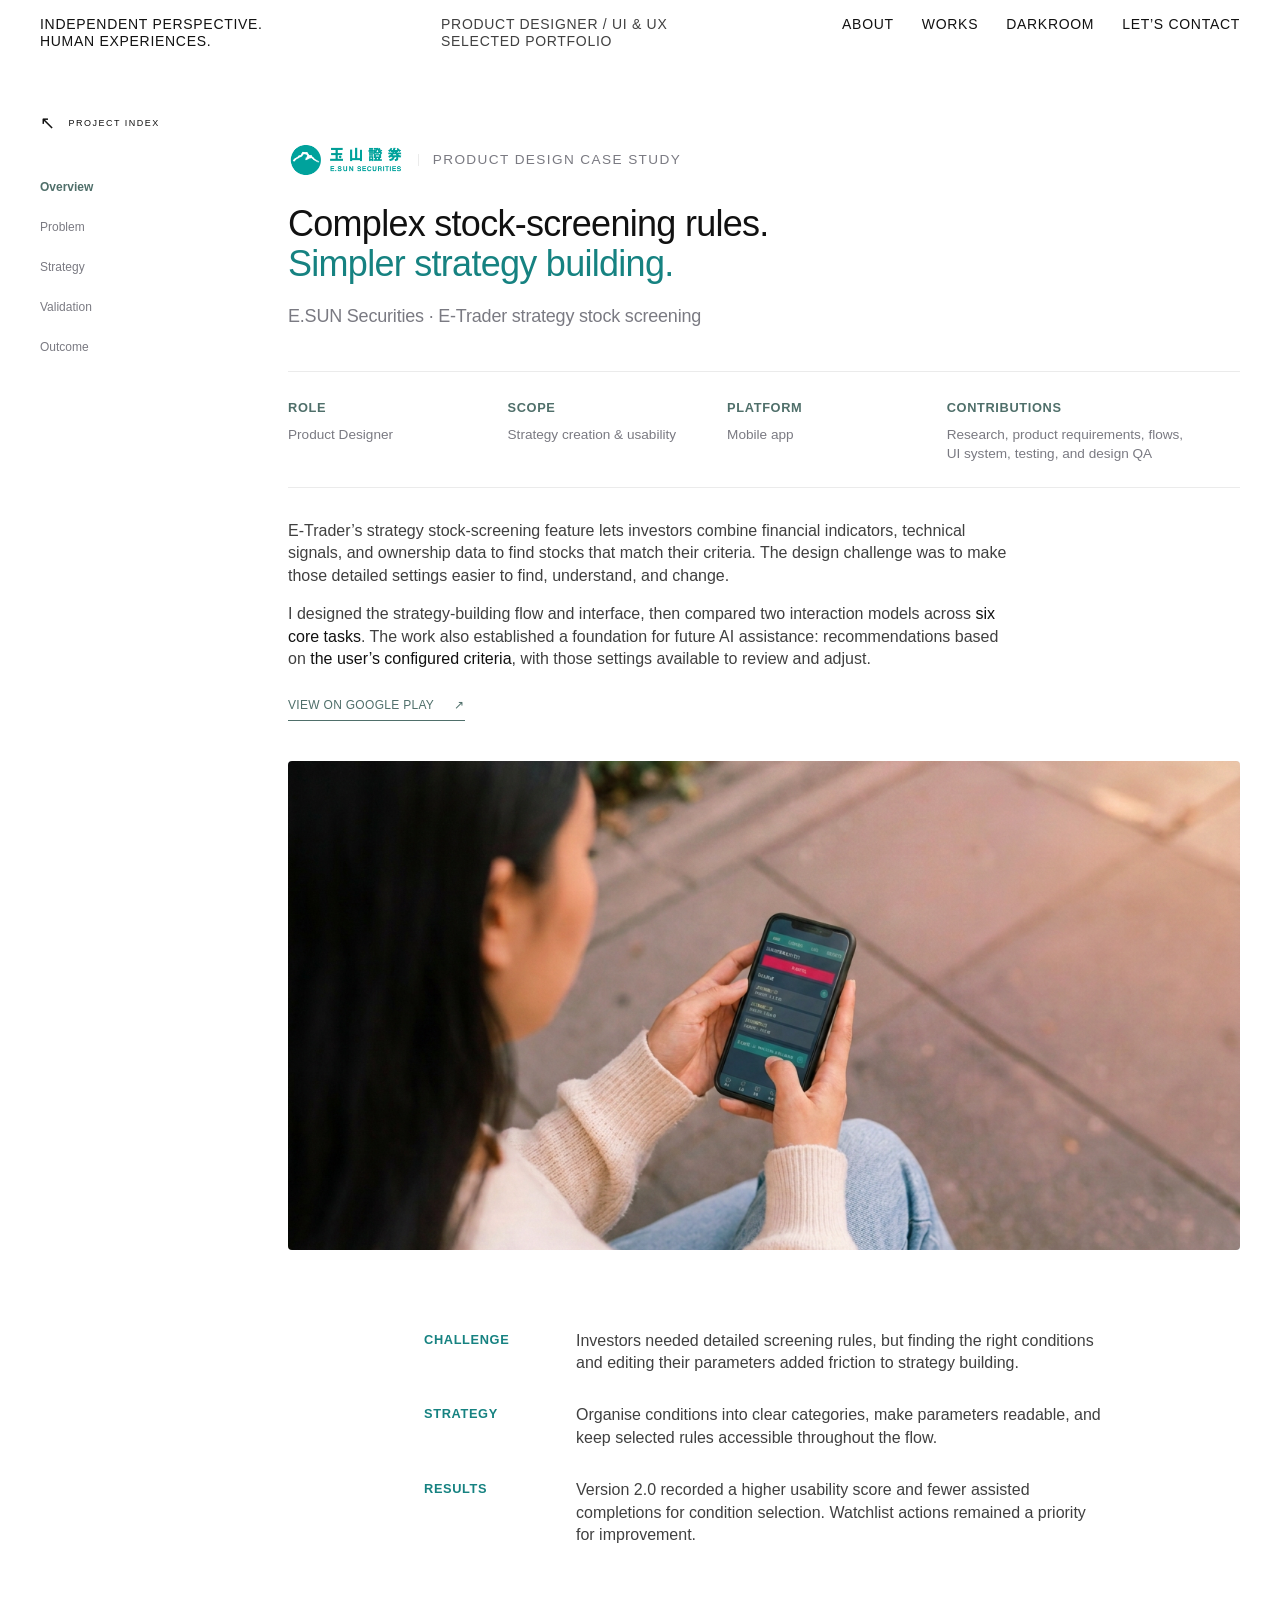
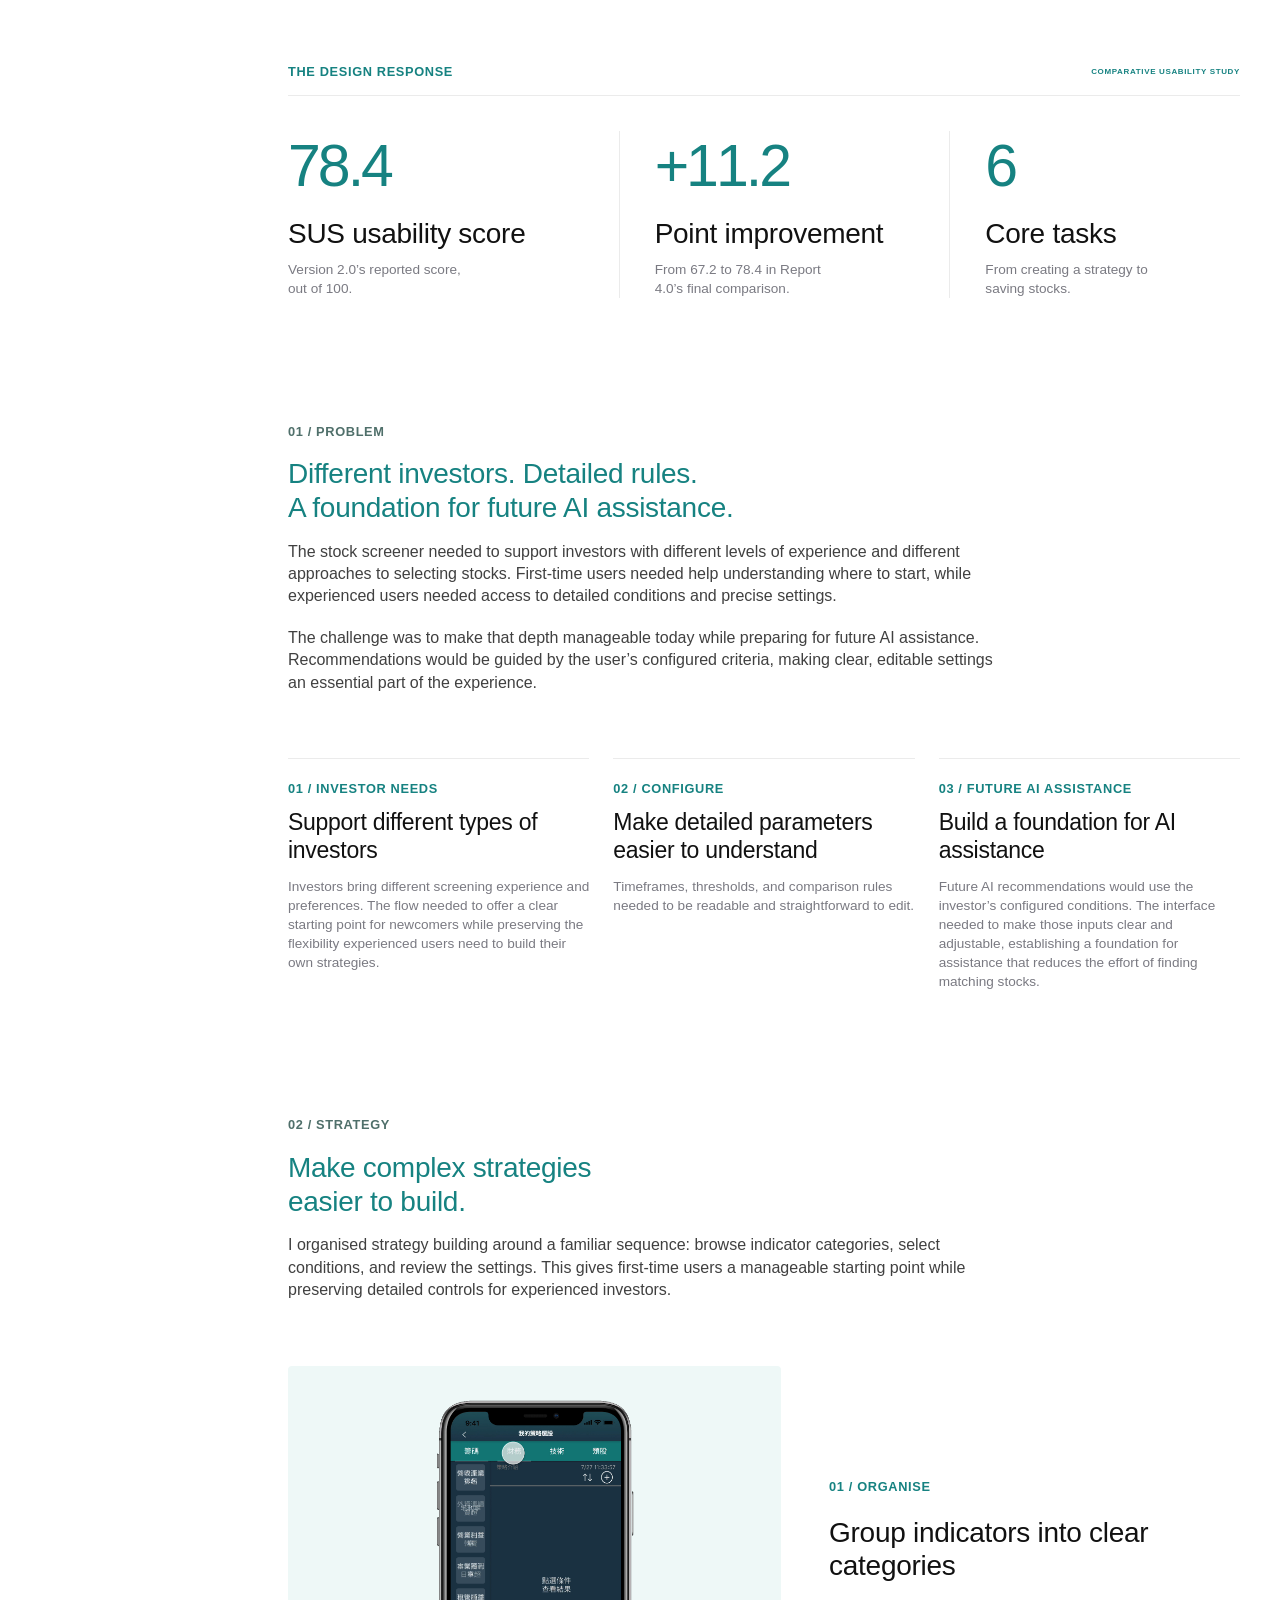
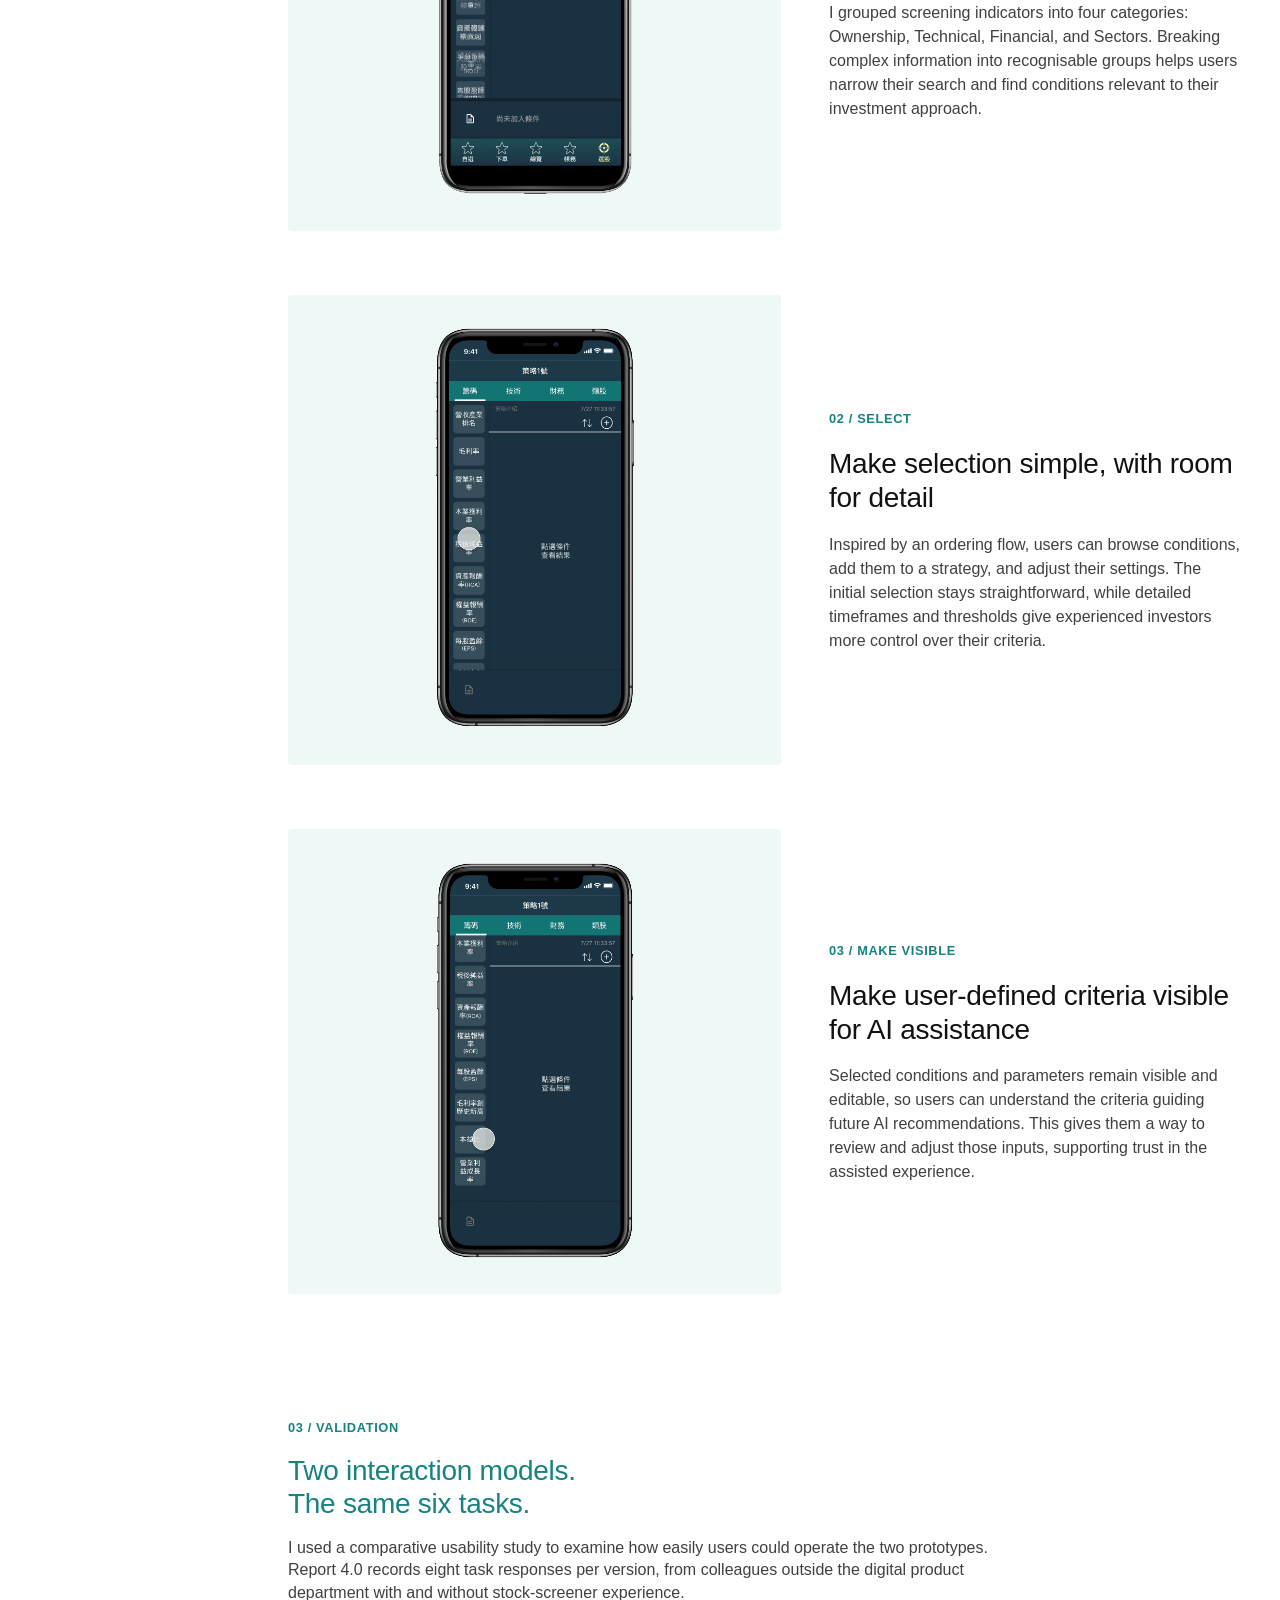
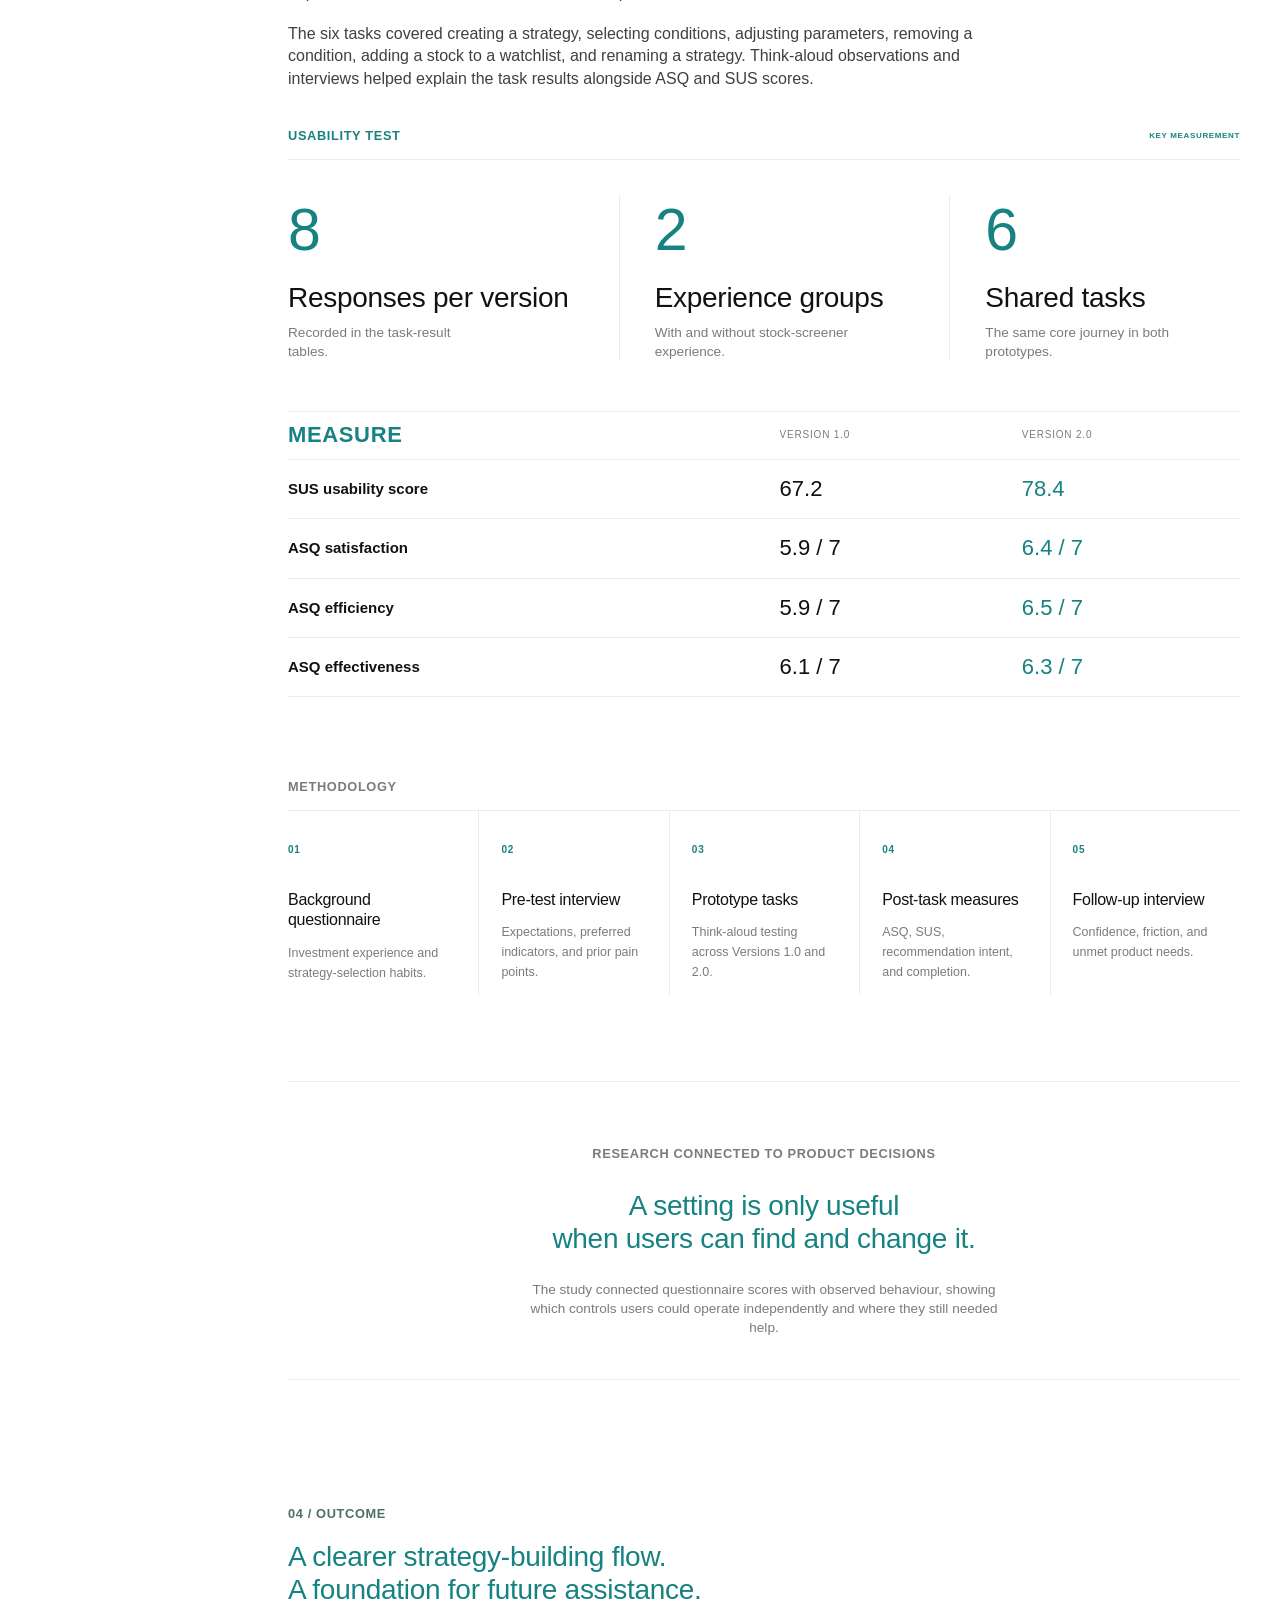
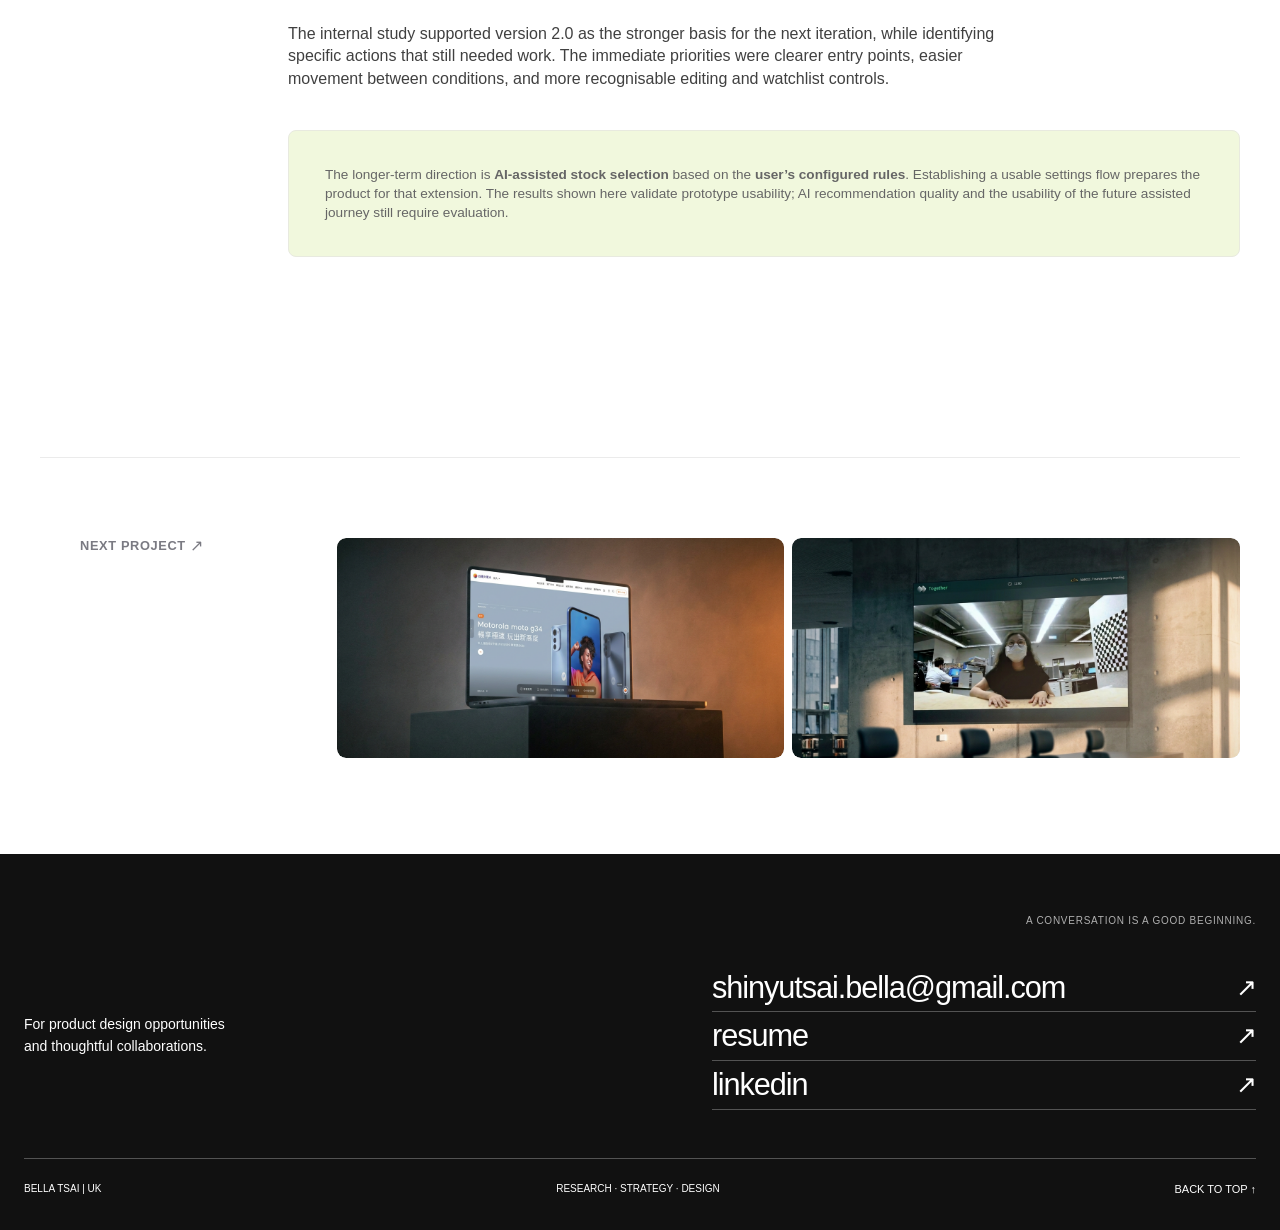
<file: esun.html>
<!doctype html>
<html lang="en">
<head>
  <link rel="icon" type="image/png" href="assets/brand/bubble-b-favicon.png">
  <meta charset="UTF-8"><meta name="viewport" content="width=device-width, initial-scale=1">
  <meta name="description" content="E.SUN Securities E-Trader: making stock-screening strategies easier to build and adjust, with usability testing informing the design and a foundation for future AI assistance.">
  <title>E.SUN Securities — Making stock screening easier to manage</title>
  <link rel="stylesheet" href="styles.css"><link rel="stylesheet" href="esun.css"><link rel="stylesheet" href="site-colors.css"><script src="twm-v3.js" defer></script><script src="esun.js" defer></script>
  <script src="project-navigation.js" defer></script>
</head>
<body class="esun-page">
<a class="skip" href="#main">Skip to project</a>
<header class="masthead" id="home"><a class="identity" href="index.html#home">Independent perspective.<br>Human experiences.</a><p class="header-label">Product designer / UI &amp; UX<br>Selected portfolio</p><a class="mobile-contact-link" href="index.html#contact">Let’s contact</a><button class="menu-toggle" type="button" aria-expanded="false" aria-controls="main-nav">Menu</button><nav id="main-nav" aria-label="Main navigation"><a href="index.html#about">About</a><a href="index.html#works">Works</a><a class="nav-darkroom" href="darkroom.html">Darkroom</a><a href="index.html#contact">Let’s contact</a></nav></header>
<div class="page-layout">
<aside class="sidebar"><a class="back-link" href="index.html#works"><span class="link-arrow" aria-hidden="true">↖</span><span>PROJECT INDEX</span></a><div class="sidebar-inner"><nav aria-label="Project chapters" id="chapter-nav"><a href="#overview" aria-current="location">Overview</a><a href="#problem">Problem</a><a href="#strategy">Strategy</a><a href="#validation">Validation</a><a href="#outcome">Outcome</a></nav></div></aside>
<main id="main">

<section id="overview" class="hero chapter">
  <div class="project-label"><img class="esun-wordmark" src="assets/esun/esun-securities-wordmark.png" alt="E.SUN Securities"> <span class="label-divider"></span><span>PRODUCT DESIGN CASE STUDY</span></div>
  <h1>Complex stock-screening rules.<br><span class="orange">Simpler strategy building.</span></h1>
  <p class="subtitle">E.SUN Securities · E-Trader strategy stock screening</p>
  <div class="metadata"><div><span class="eyebrow">ROLE</span><p>Product Designer</p></div><div><span class="eyebrow">SCOPE</span><p>Strategy creation &amp; usability</p></div><div><span class="eyebrow">PLATFORM</span><p>Mobile app</p></div><div><span class="eyebrow">CONTRIBUTIONS</span><p>Research, product requirements, flows,<br>UI system, testing, and design QA</p></div></div>
  <div class="intro"><p>E-Trader’s strategy stock-screening feature lets investors combine financial indicators, technical signals, and ownership data to find stocks that match their criteria. The design challenge was to make those detailed settings easier to find, understand, and change.</p><p>I designed the strategy-building flow and interface, then compared two interaction models across <strong>six core tasks</strong>. The work also established a foundation for future AI assistance: recommendations based on <strong>the user’s configured criteria</strong>, with those settings available to review and adjust.</p></div>
  <a class="text-link" href="https://play.google.com/store/apps/details?id=com.esunsec.etrade" target="_blank" rel="noopener noreferrer">View on Google Play <span>↗</span></a>
  <div class="showcase image-slider" role="region" aria-label="E.SUN Securities strategy stock-picking app project image">
    <figure class="showcase-slide active" aria-hidden="false"><img src="assets/esun/esun-landscape.png" alt="A person using the E.SUN Securities stock-picking app on a phone"></figure>
  </div>

<div id="impact" class="section-space reveal">
  <div class="summary overview-summary"><div><span class="eyebrow orange">CHALLENGE</span><p>Investors needed detailed screening rules, but finding the right conditions and editing their parameters added friction to strategy building.</p></div><div><span class="eyebrow orange">STRATEGY</span><p>Organise conditions into clear categories, make parameters readable, and keep selected rules accessible throughout the flow.</p></div><div><span class="eyebrow orange">RESULTS</span><p>Version 2.0 recorded a higher usability score and fewer assisted completions for condition selection. Watchlist actions remained a priority for improvement.</p></div></div>
  <div class="section-line"><span class="eyebrow">THE DESIGN RESPONSE</span><span class="eyebrow">COMPARATIVE USABILITY STUDY</span></div>
  <div class="metrics" aria-label="Project highlights"><div><span class="metric metric-pop">78.4</span><h3>SUS usability score</h3><p>Version 2.0’s reported score, out of 100.</p></div><div><span class="metric metric-pop">+11.2</span><h3>Point improvement</h3><p>From 67.2 to 78.4 in Report 4.0’s final comparison.</p></div><div><span class="metric metric-pop">6</span><h3>Core tasks</h3><p>From creating a strategy to saving stocks.</p></div></div>
</div>
</section>

<section id="problem" class="chapter section-space reveal">
  <div class="section-heading"><span class="eyebrow">01 / PROBLEM</span><h2>Different investors. Detailed rules.<br><em>A foundation for future AI assistance.</em></h2></div>
  <div class="body-copy"><p>The stock screener needed to support investors with different levels of experience and different approaches to selecting stocks. First-time users needed help understanding where to start, while experienced users needed access to detailed conditions and precise settings.</p><p>The challenge was to make that depth manageable today while preparing for future AI assistance. Recommendations would be guided by the user’s configured criteria, making clear, editable settings an essential part of the experience.</p></div>
  <div class="pain-grid esun-challenges"><article><span class="eyebrow">01 / INVESTOR NEEDS</span><h3>Support different types of investors</h3><p>Investors bring different screening experience and preferences. The flow needed to offer a clear starting point for newcomers while preserving the flexibility experienced users need to build their own strategies.</p></article><article><span class="eyebrow">02 / CONFIGURE</span><h3>Make detailed parameters easier to understand</h3><p>Timeframes, thresholds, and comparison rules needed to be readable and straightforward to edit.</p></article><article><span class="eyebrow">03 / FUTURE AI ASSISTANCE</span><h3>Build a foundation for AI assistance</h3><p>Future AI recommendations would use the investor’s configured conditions. The interface needed to make those inputs clear and adjustable, establishing a foundation for assistance that reduces the effort of finding matching stocks.</p></article></div>

</section>

<section id="strategy" class="chapter section-space reveal">
  <div class="section-heading"><span class="eyebrow">02 / STRATEGY</span><h2>Make complex strategies<br><em>easier to build.</em></h2></div>
  <div class="body-copy"><p>I organised strategy building around a familiar sequence: browse indicator categories, select conditions, and review the settings. This gives first-time users a manageable starting point while preserving detailed controls for experienced investors.</p></div>
  <article class="story-row esun-strategy-row reveal" aria-labelledby="strategy-point-1">
    <figure class="esun-strategy-media esun-video-media"><video id="esun-categories-video" class="esun-categories-video" width="812" height="1552" autoplay muted loop playsinline preload="auto" poster="assets/esun/indicator-categories-v2-poster.png" aria-label="E-Trader demonstration of browsing indicator categories"><source src="assets/esun/indicator-categories-v2.mp4" type="video/mp4"></video></figure>
    <div class="story-copy"><span class="eyebrow">01 / ORGANISE</span><h3 id="strategy-point-1">Group indicators into clear categories</h3><p>I grouped screening indicators into four categories: Ownership, Technical, Financial, and Sectors. Breaking complex information into recognisable groups helps users narrow their search and find conditions relevant to their investment approach.</p></div>
  </article>
  <article class="story-row esun-strategy-row reveal" aria-labelledby="strategy-point-2">
    <figure class="esun-strategy-media esun-video-media"><video class="esun-selection-video" width="804" height="1556" autoplay muted loop playsinline preload="auto" poster="assets/esun/condition-selection-poster.png" aria-label="E-Trader demonstration of choosing conditions and adjusting strategy settings"><source src="assets/esun/condition-selection.mp4" type="video/mp4"></video></figure>
    <div class="story-copy"><span class="eyebrow">02 / SELECT</span><h3 id="strategy-point-2">Make selection simple, with room for detail</h3><p>Inspired by an ordering flow, users can browse conditions, add them to a strategy, and adjust their settings. The initial selection stays straightforward, while detailed timeframes and thresholds give experienced investors more control over their criteria.</p></div>
  </article>
  <article class="story-row esun-strategy-row reveal" aria-labelledby="strategy-point-3">
    <figure class="esun-strategy-media"><video class="esun-settings-video" width="812" height="1552" autoplay muted loop playsinline preload="auto" poster="assets/esun/strategy-settings-poster.png" aria-label="E-Trader demonstration of reviewing and adjusting screening conditions"><source src="assets/esun/strategy-settings.mp4" type="video/mp4"></video></figure>
    <div class="story-copy"><span class="eyebrow">03 / MAKE VISIBLE</span><h3 id="strategy-point-3">Make user-defined criteria visible for AI assistance</h3><p>Selected conditions and parameters remain visible and editable, so users can understand the criteria guiding future AI recommendations. This gives them a way to review and adjust those inputs, supporting trust in the assisted experience.</p></div>
  </article>
</section>

<section id="validation" class="chapter section-space reveal">
<div id="research">
  <div class="section-heading"><span class="eyebrow">03 / VALIDATION</span><h2>Two interaction models.<br><em>The same six tasks.</em></h2></div>
  <div class="body-copy"><p>I used a comparative usability study to examine how easily users could operate the two prototypes. Report 4.0 records eight task responses per version, from colleagues outside the digital product department with and without stock-screener experience.</p><p>The six tasks covered creating a strategy, selecting conditions, adjusting parameters, removing a condition, adding a stock to a watchlist, and renaming a strategy. Think-aloud observations and interviews helped explain the task results alongside ASQ and SUS scores.</p></div>
  <div class="section-line"><span class="eyebrow">USABILITY TEST</span><span class="eyebrow">KEY MEASUREMENT</span></div>
  <div class="metrics" aria-label="Usability test key measurements"><div><span class="metric metric-pop">8</span><h3>Responses per version</h3><p>Recorded in the task-result tables.</p></div><div><span class="metric metric-pop">2</span><h3>Experience groups</h3><p>With and without stock-screener experience.</p></div><div><span class="metric metric-pop">6</span><h3>Shared tasks</h3><p>The same core journey in both prototypes.</p></div></div>
  <div class="result-compare"><div class="result-label"><span class="eyebrow">MEASURE</span><span>VERSION 1.0</span><span>VERSION 2.0</span></div><div><b>SUS usability score</b><span>67.2</span><strong>78.4</strong></div><div><b>ASQ satisfaction</b><span>5.9 / 7</span><strong>6.4 / 7</strong></div><div><b>ASQ efficiency</b><span>5.9 / 7</span><strong>6.5 / 7</strong></div><div><b>ASQ effectiveness</b><span>6.1 / 7</span><strong>6.3 / 7</strong></div></div>
  <div class="methodology"><span class="eyebrow">METHODOLOGY</span><div class="methodology-row"><article><b>01</b><h3>Background questionnaire</h3><p>Investment experience and strategy-selection habits.</p></article><article><b>02</b><h3>Pre-test interview</h3><p>Expectations, preferred indicators, and prior pain points.</p></article><article><b>03</b><h3>Prototype tasks</h3><p>Think-aloud testing across Versions 1.0 and 2.0.</p></article><article><b>04</b><h3>Post-task measures</h3><p>ASQ, SUS, recommendation intent, and completion.</p></article><article><b>05</b><h3>Follow-up interview</h3><p>Confidence, friction, and unmet product needs.</p></article></div></div>
  <div class="insight research-insight reveal"><span class="eyebrow">RESEARCH CONNECTED TO PRODUCT DECISIONS</span><blockquote>A setting is only useful<br>when users can <em>find and change it.</em></blockquote><p>The study connected questionnaire scores with observed behaviour, showing which controls users could operate independently and where they still needed help.</p></div>
</div>


</section>

<section id="outcome" class="chapter section-space reveal">
  <div class="section-heading"><span class="eyebrow">04 / OUTCOME</span><h2>A clearer strategy-building flow.<br><em>A foundation for future assistance.</em></h2></div>
  <div class="body-copy"><p>The internal study supported version 2.0 as the stronger basis for the next iteration, while identifying specific actions that still needed work. The immediate priorities were clearer entry points, easier movement between conditions, and more recognisable editing and watchlist controls.</p></div>
  <p class="esun-future-callout">The longer-term direction is <strong>AI-assisted stock selection</strong> based on the <strong>user’s configured rules</strong>. Establishing a usable settings flow prepares the product for that extension. The results shown here validate prototype usability; AI recommendation quality and the usability of the future assisted journey still require evaluation.</p>
</section>

</main></div>
<section class="next-project reveal" aria-labelledby="next-project-title"><div class="next-project-inner"><div class="next-project-heading"><h2 id="next-project-title" class="eyebrow">NEXT PROJECT</h2><span class="next-project-arrow" aria-hidden="true">↗</span></div><div class="next-project-grid"><a class="marquee-card card-twm" href="twm.html"><div class="marquee-visual"><img src="assets/figma-home/twm.png" alt="Taiwan Mobile website redesign shown on a laptop" loading="lazy"></div><span>Taiwan Mobile</span></a><a class="marquee-card card-compal" href="compal.html"><div class="marquee-visual"><img src="assets/figma-home/compal.png" alt="Compal Virtual Huddle connected experience" loading="lazy"></div><span>Compal</span></a></div></div></section>
<footer class="contact portfolio-footer" id="contact"><div class="footer-contact-grid"><p class="footer-opportunity">For product design opportunities<br>and thoughtful collaborations.</p><div class="footer-links"><span class="label">A conversation is a good beginning.</span><a class="footer-contact-link" href="mailto:shinyutsai.bella@gmail.com"><span>shinyutsai.bella@gmail.com</span><b aria-hidden="true">↗</b></a><a class="footer-contact-link" href="https://drive.google.com/file/d/1ym1QPSFTgxXs2AQK4y-voWeJMAgdvfar/view?usp=drive_link" target="_blank" rel="noopener noreferrer"><span>resume</span><b aria-hidden="true">↗</b></a><a class="footer-contact-link" href="https://www.linkedin.com/in/bella-tsai-1614b9202" target="_blank" rel="noopener noreferrer"><span>linkedin</span><b aria-hidden="true">↗</b></a></div></div><div class="footer-bottom"><span>Bella Tsai | UK</span><span>Research · Strategy · Design</span><a href="#home">Back to top ↑</a></div></footer>
</body></html>
</file>
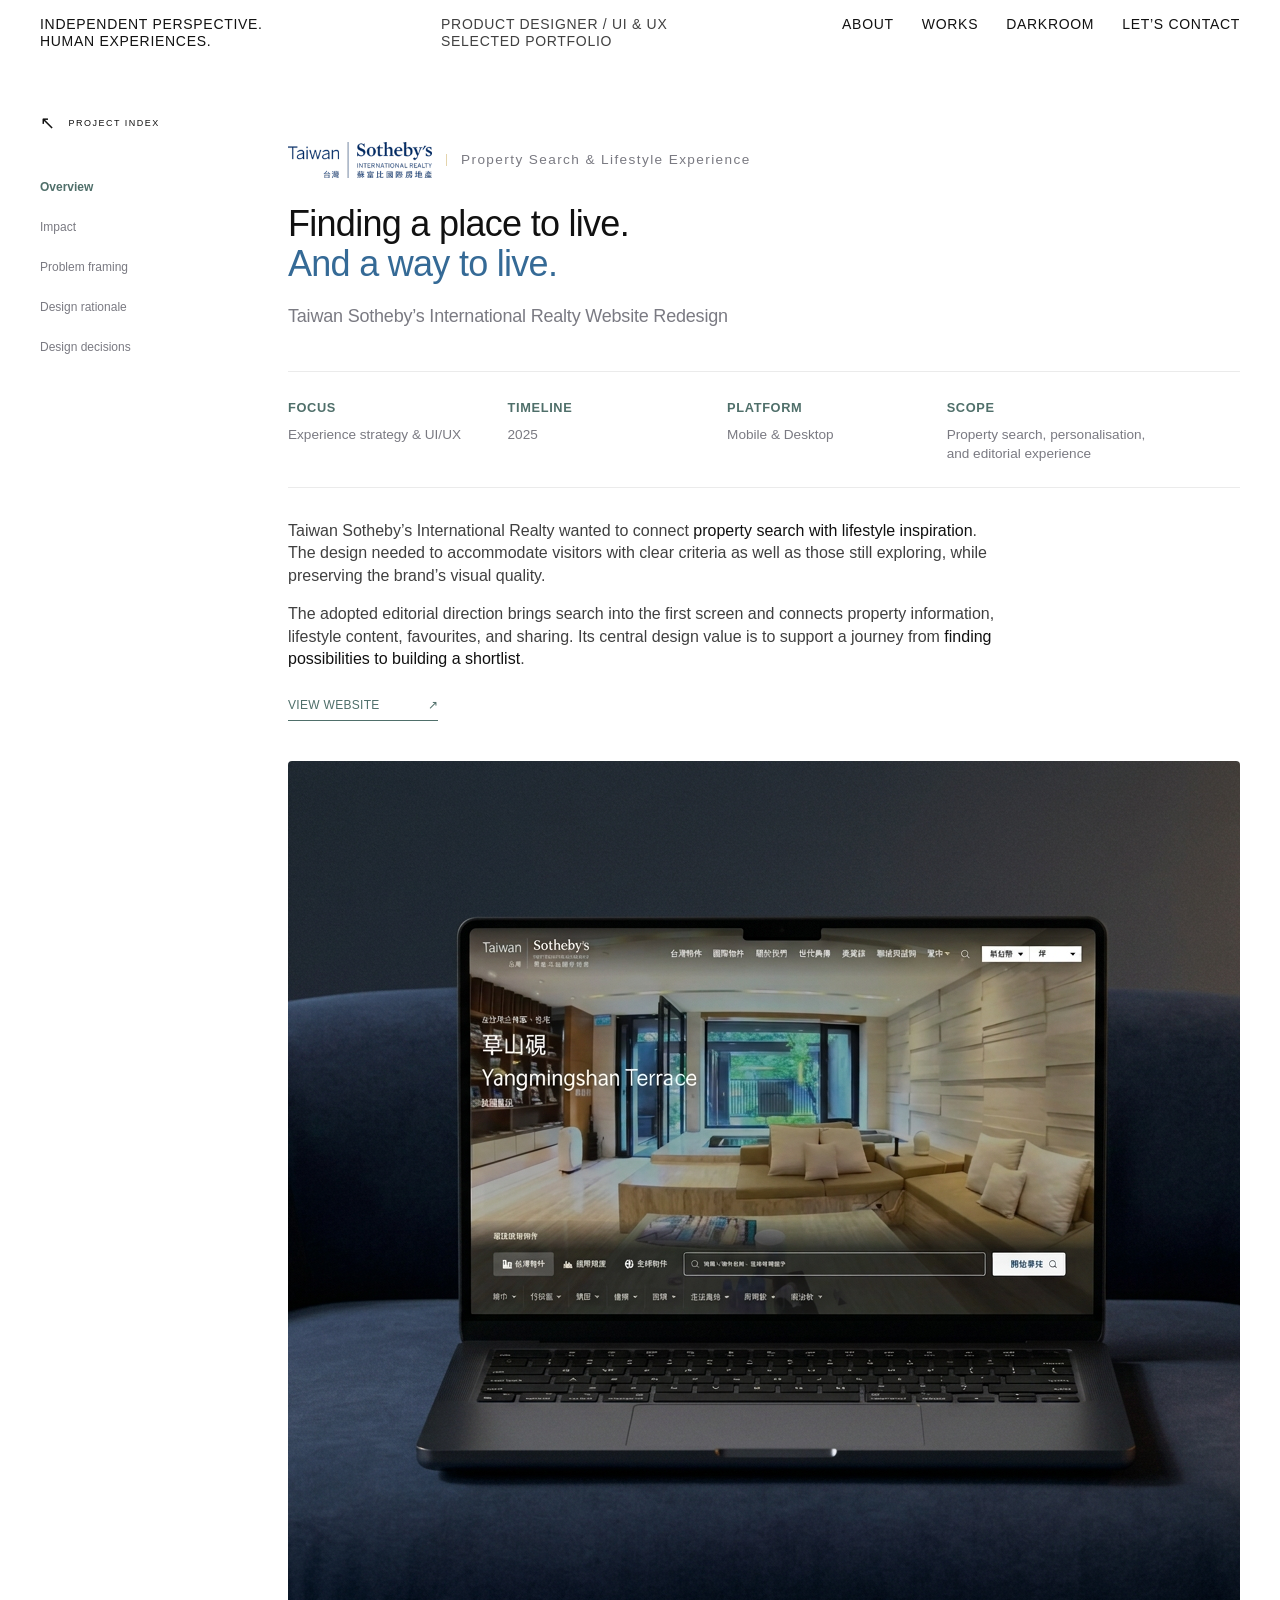
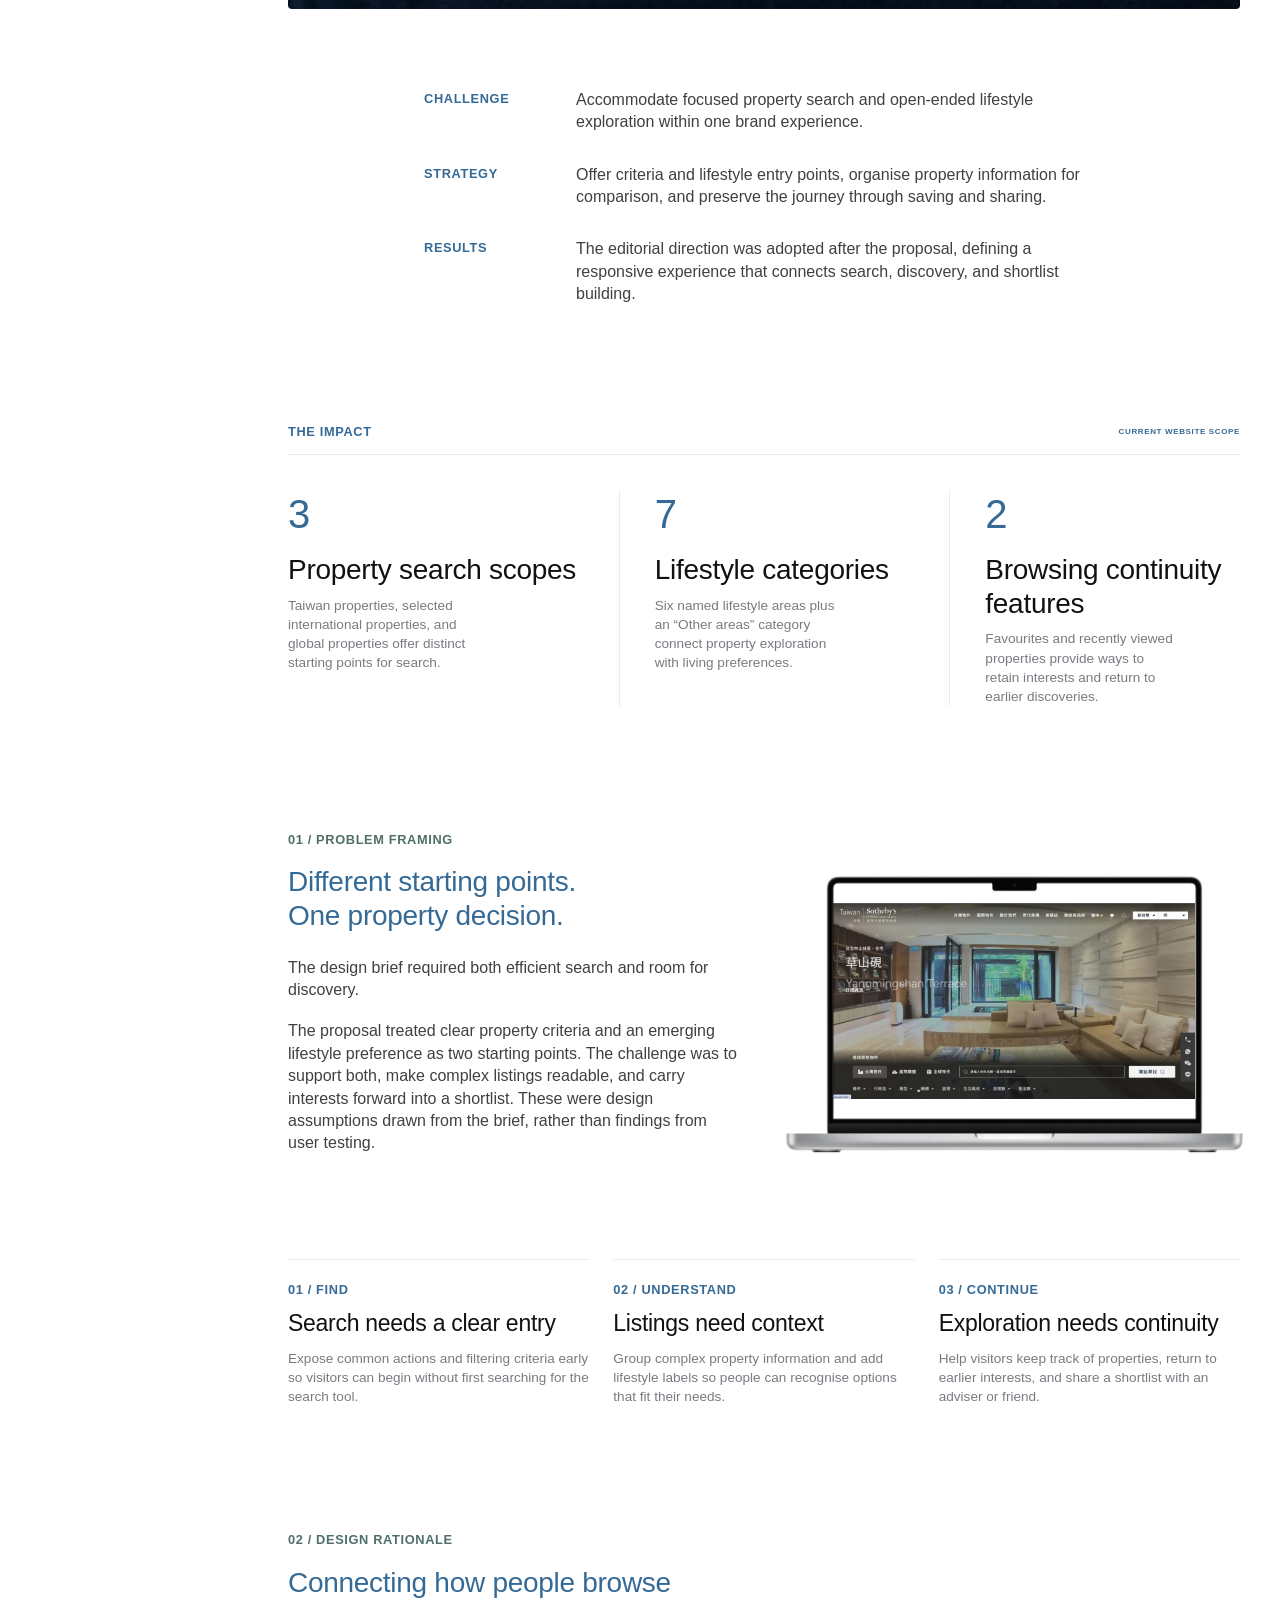
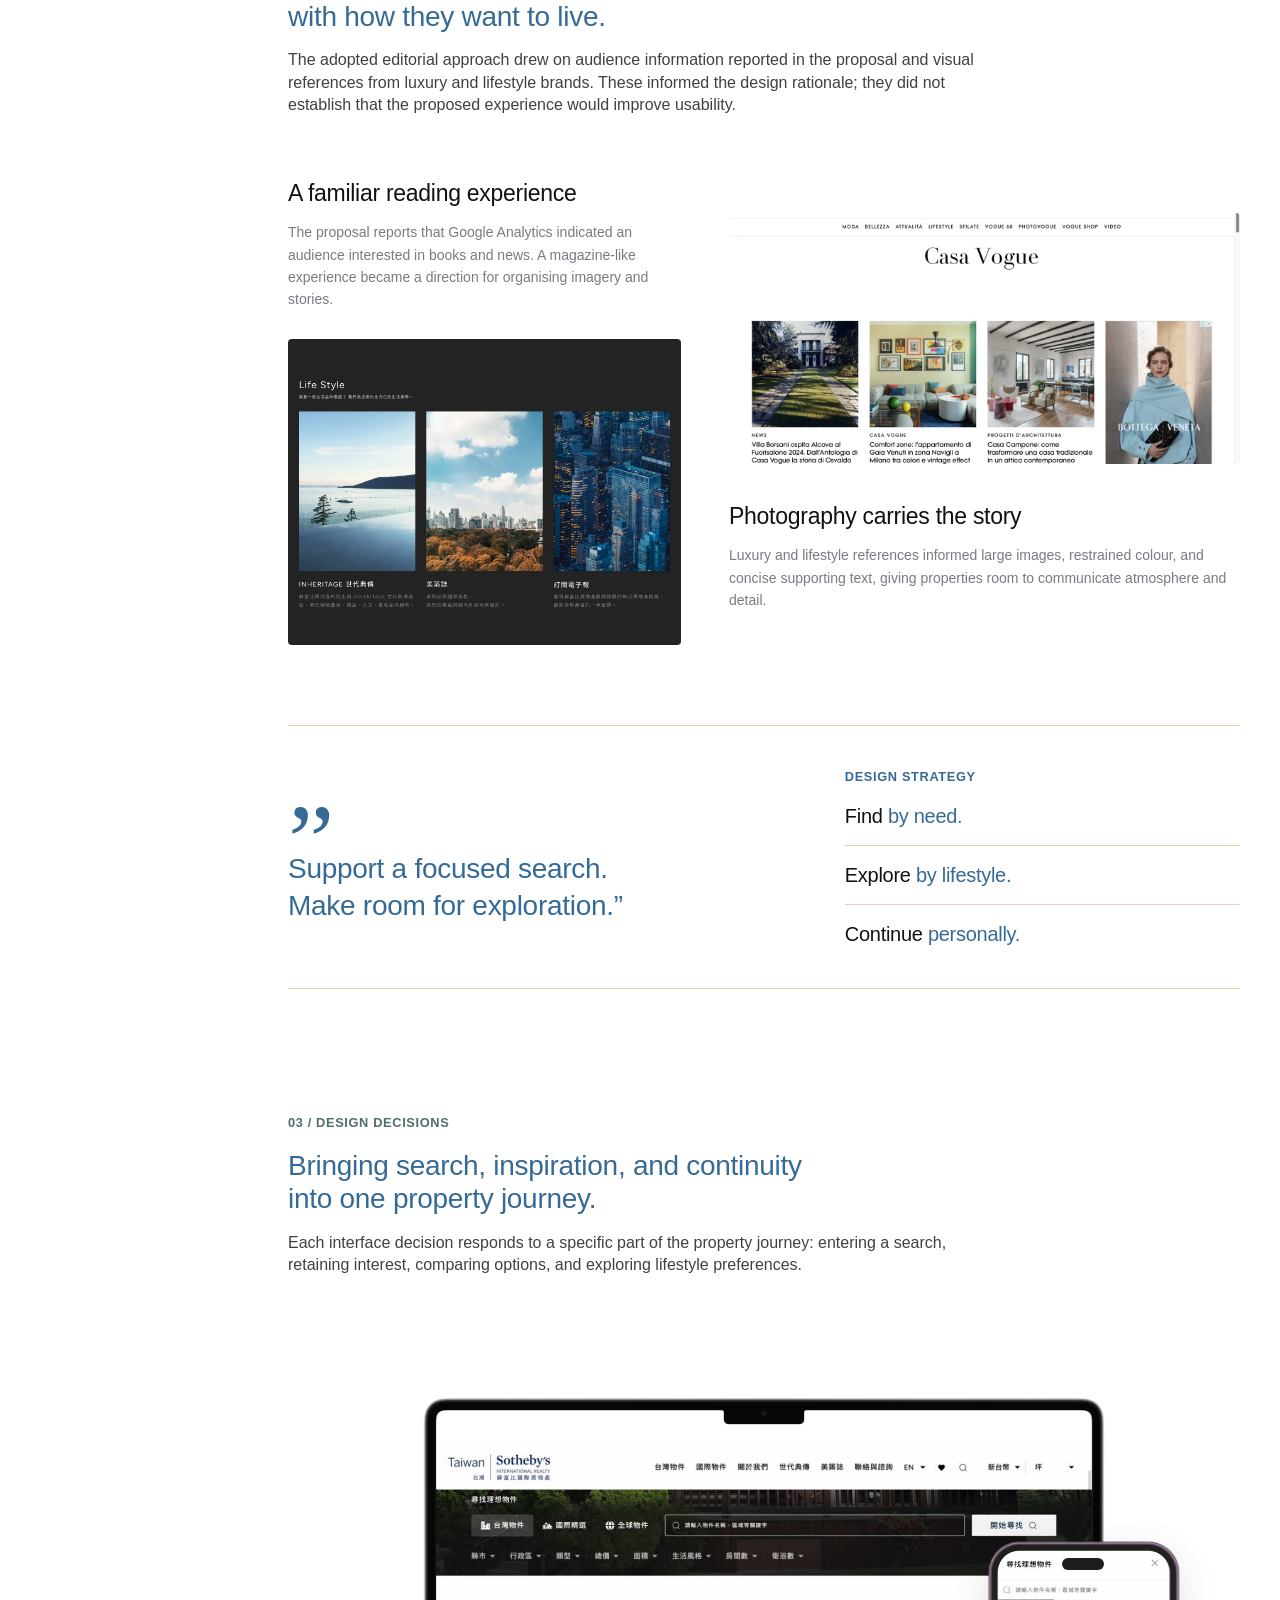
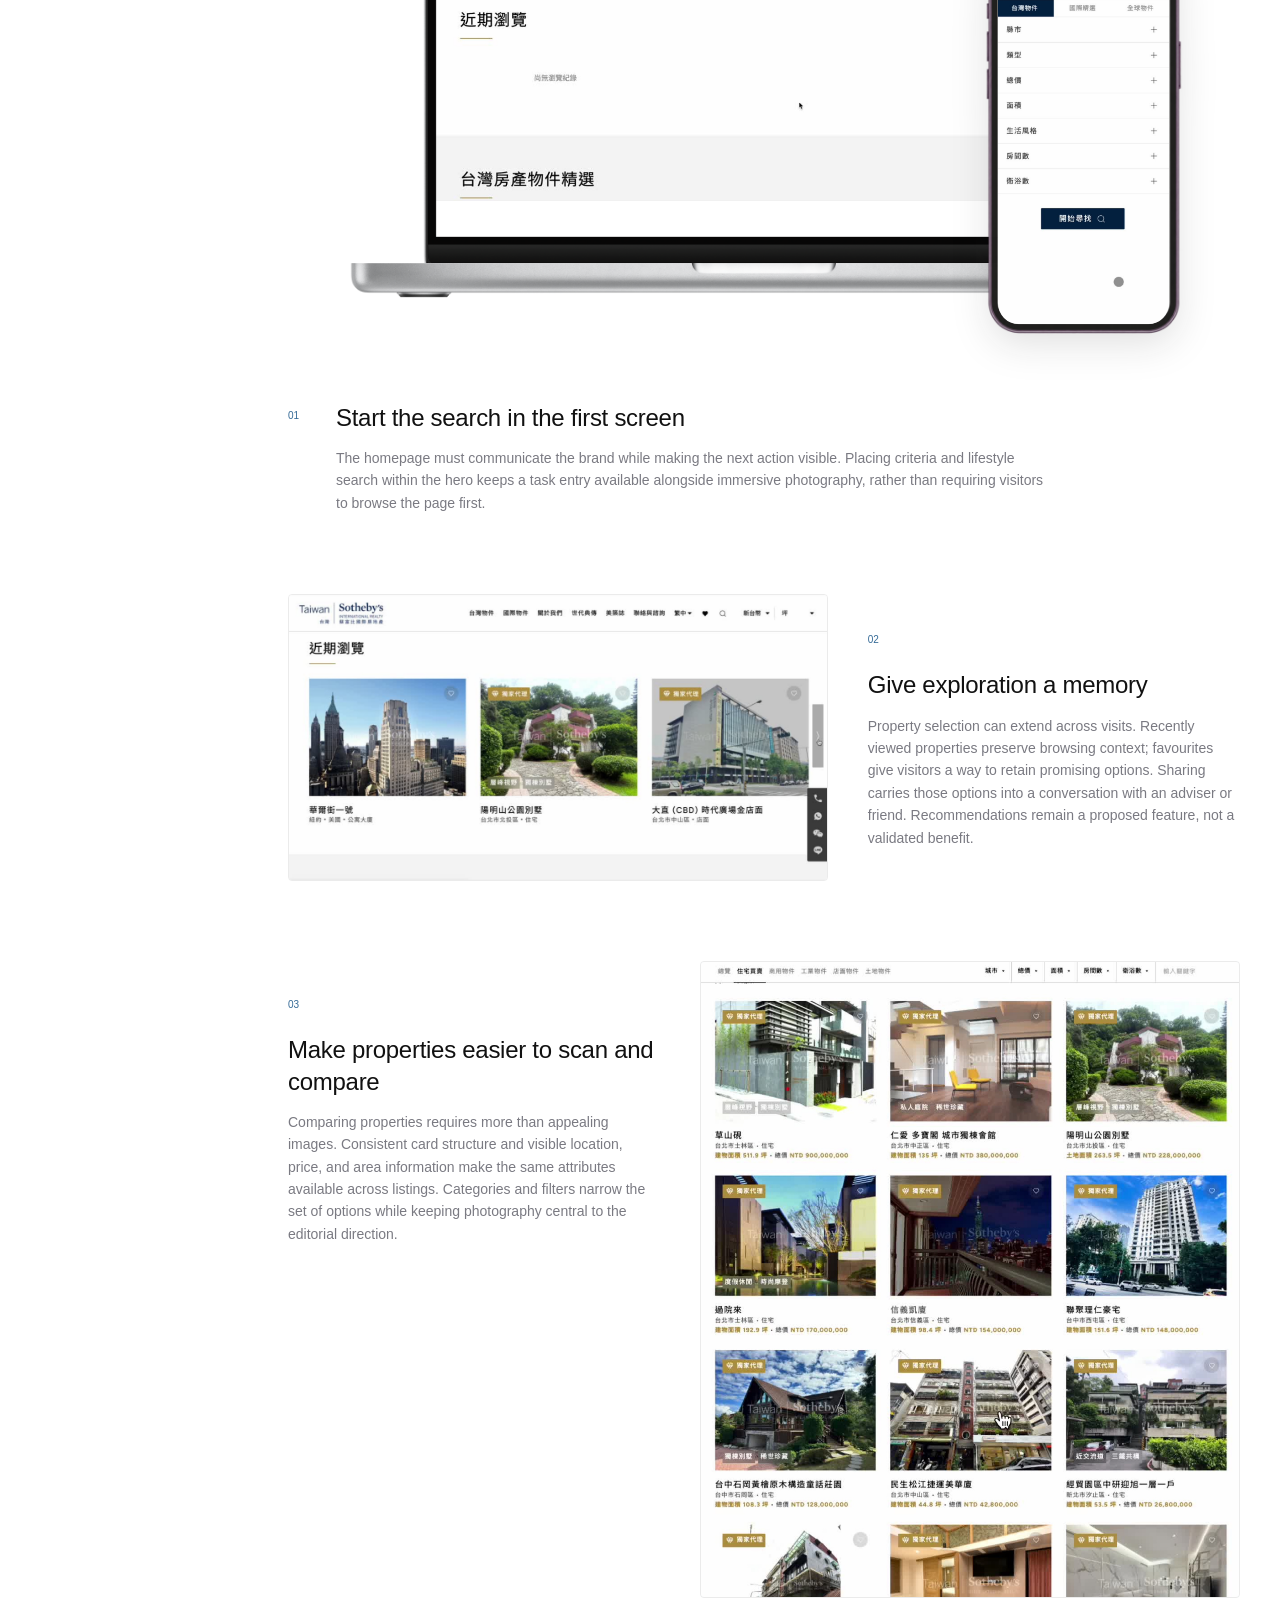
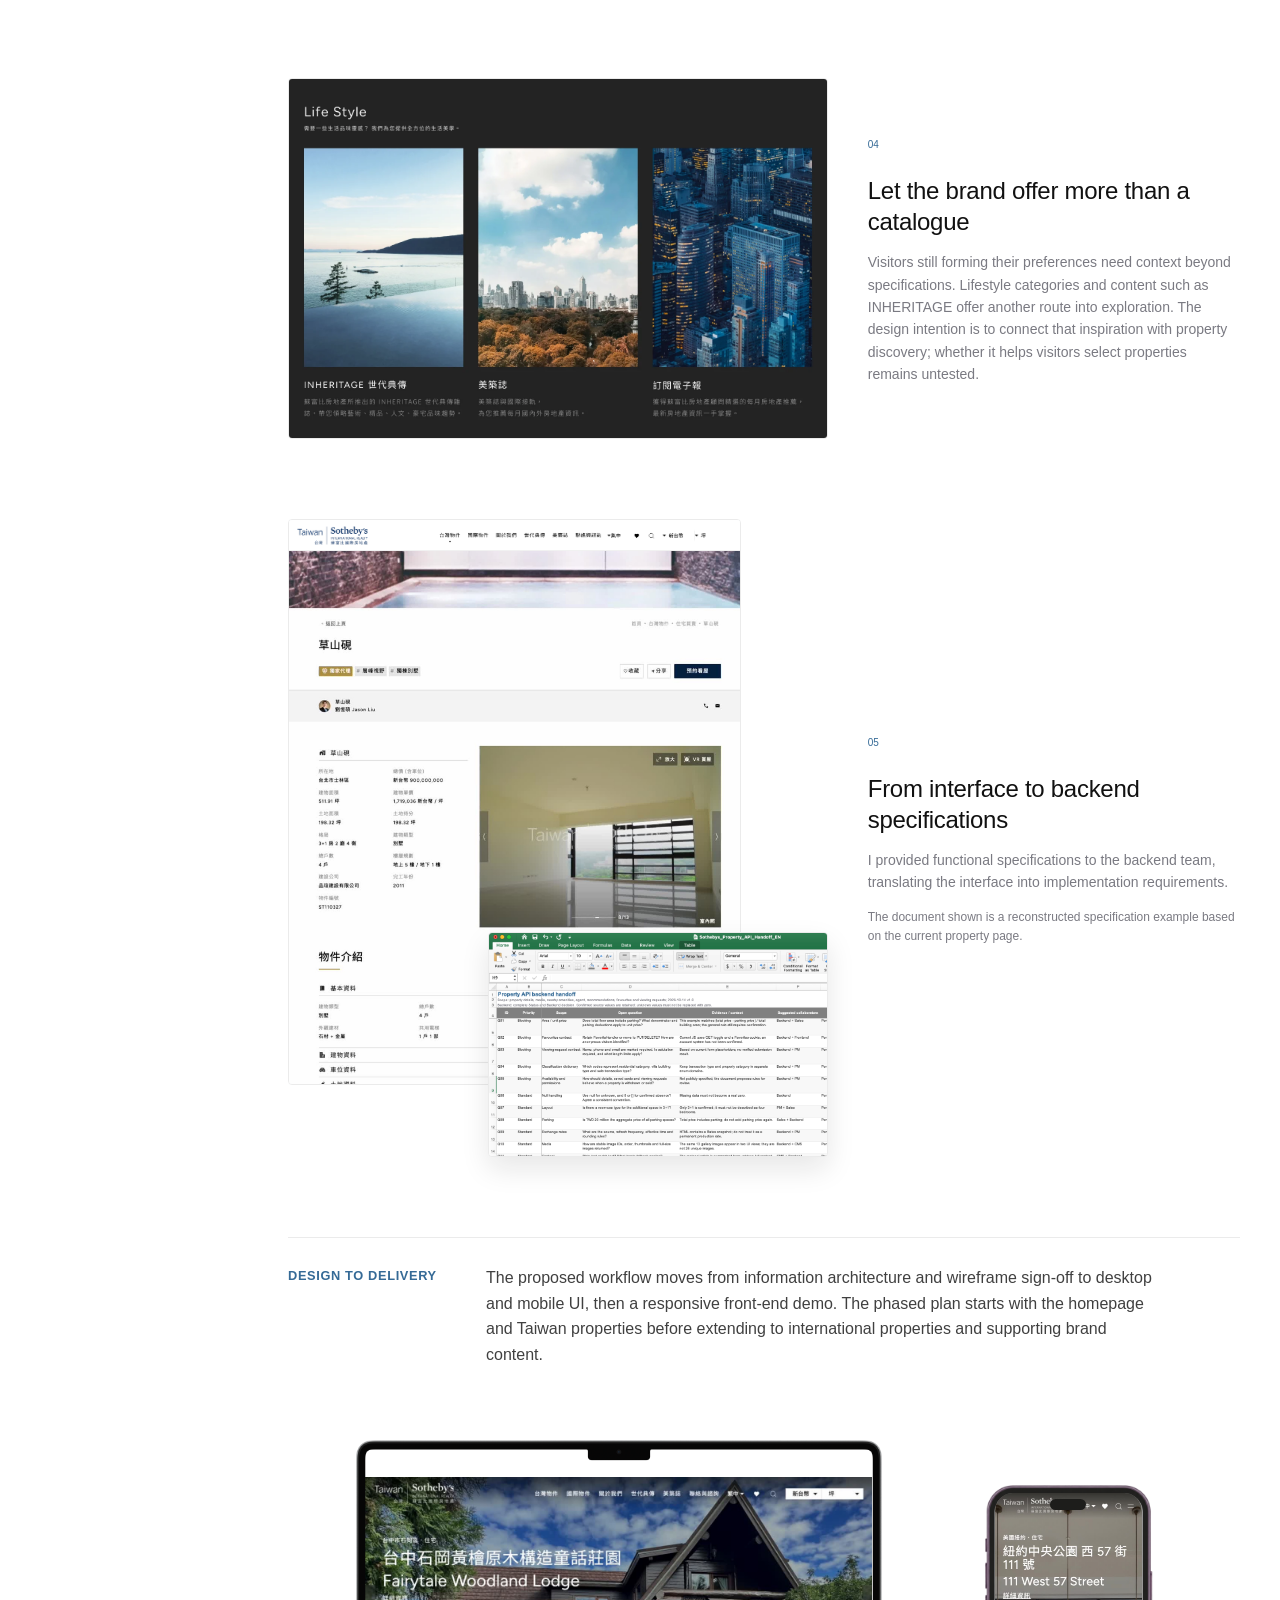
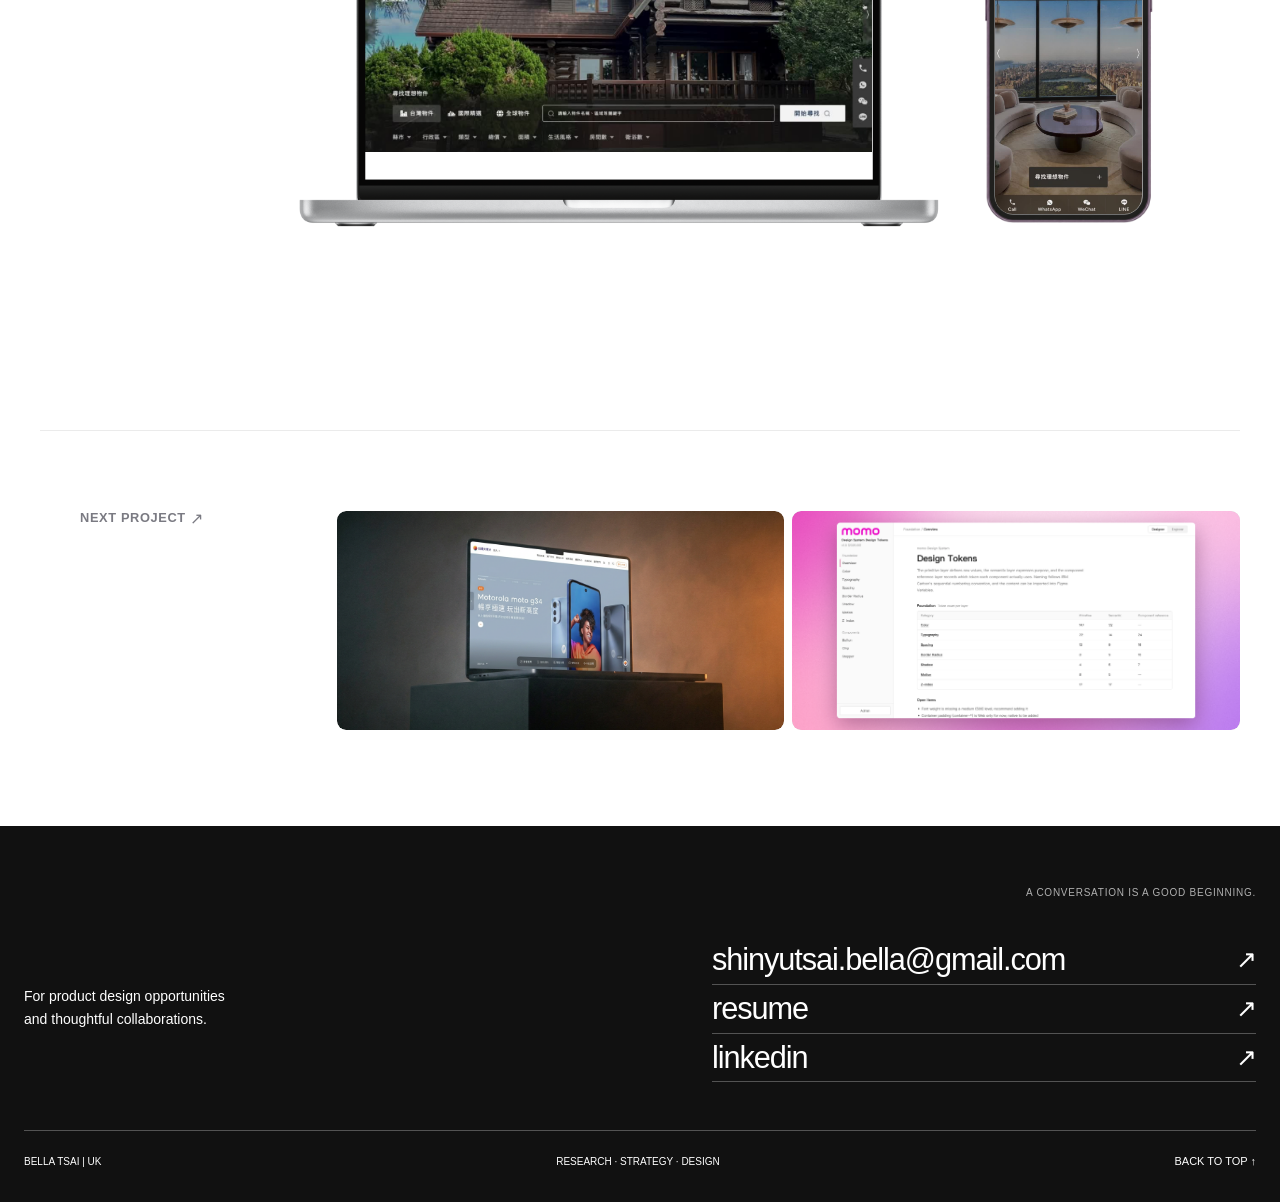
<file: sothebys.html>
<!doctype html>
<html lang="en">
<head>
  <link rel="icon" type="image/png" href="assets/brand/bubble-b-favicon.png">
  <meta charset="UTF-8"><meta name="viewport" content="width=device-width, initial-scale=1">
  <meta name="description" content="Taiwan Sotheby’s International Realty website redesign proposal — connecting property search, lifestyle inspiration, and a personal browsing experience.">
  <title>Sotheby’s — Finding a place to live, and a way to live</title>
  <link rel="stylesheet" href="styles.css"><link rel="stylesheet" href="sothebys.css">
  <link rel="stylesheet" href="site-colors.css"><script src="twm-v3.js" defer></script><script src="project-navigation.js" defer></script>
</head>
<body class="sothebys-page">
<a class="skip" href="#main">Skip to project</a>
<header class="masthead" id="home"><a class="identity" href="index.html#home">Independent perspective.<br>Human experiences.</a><p class="header-label">Product designer / UI &amp; UX<br>Selected portfolio</p><a class="mobile-contact-link" href="index.html#contact">Let’s contact</a><button class="menu-toggle" type="button" aria-expanded="false" aria-controls="main-nav">Menu</button><nav id="main-nav" aria-label="Main navigation"><a href="index.html#about">About</a><a href="index.html#works">Works</a><a class="nav-darkroom" href="darkroom.html">Darkroom</a><a href="index.html#contact">Let’s contact</a></nav></header>
<div class="page-layout">
<aside class="sidebar"><a class="back-link" href="index.html#works"><span class="link-arrow" aria-hidden="true">↖</span><span>PROJECT INDEX</span></a><div class="sidebar-inner"><nav aria-label="Project chapters" id="chapter-nav"><a href="#overview" aria-current="location">Overview</a><a href="#impact">Impact</a><a href="#challenge">Problem framing</a><a href="#discovery">Design rationale</a><a href="#reframing">Design decisions</a></nav></div></aside>
<main id="main">
<section id="overview" class="hero chapter">
  <div class="project-label"><span class="sothebys-wordmark"><img class="sothebys-brand-logo" src="assets/sothebys/sothebys-logo.png" alt="Taiwan Sotheby’s International Realty"></span><span class="label-divider"></span><span>Property Search &amp; Lifestyle Experience</span></div>
  <h1>Finding a place to live.<br><span class="orange">And a way to live.</span></h1>
  <p class="subtitle">Taiwan Sotheby’s International Realty Website Redesign</p>
  <div class="metadata"><div><span class="eyebrow">FOCUS</span><p>Experience strategy &amp; UI/UX</p></div><div><span class="eyebrow">TIMELINE</span><p>2025</p></div><div><span class="eyebrow">PLATFORM</span><p>Mobile &amp; Desktop</p></div><div><span class="eyebrow">SCOPE</span><p>Property search, personalisation,<br>and editorial experience</p></div></div>
  <div class="intro"><p>Taiwan Sotheby’s International Realty wanted to connect <strong>property search with lifestyle inspiration</strong>. The design needed to accommodate visitors with clear criteria as well as those still exploring, while preserving the brand’s visual quality.</p><p>The adopted editorial direction brings search into the first screen and connects property information, lifestyle content, favourites, and sharing. Its central design value is to support a journey from <strong>finding possibilities to building a shortlist</strong>.</p></div>
  <a class="text-link" href="https://www.twsir.com/" target="_blank" rel="noopener noreferrer">View Website <span>↗</span></a>
  <figure class="sothebys-hero-media"><img src="assets/sothebys/sothebys-kv.png" width="1264" height="848" alt="Taiwan Sotheby’s website on a laptop, with property photography and search in the first screen" fetchpriority="high"></figure>
</section>

<section id="impact" class="chapter section-space reveal">
  <div class="summary"><div><span class="eyebrow orange">CHALLENGE</span><p>Accommodate focused property search and open-ended lifestyle exploration within one brand experience.</p></div><div><span class="eyebrow orange">STRATEGY</span><p>Offer criteria and lifestyle entry points, organise property information for comparison, and preserve the journey through saving and sharing.</p></div><div><span class="eyebrow orange">RESULTS</span><p>The editorial direction was adopted after the proposal, defining a responsive experience that connects search, discovery, and shortlist building.</p></div></div>
  <div class="section-line"><span class="eyebrow">THE IMPACT</span><span class="eyebrow">CURRENT WEBSITE SCOPE</span></div>
  <div class="metrics"><div><span class="metric metric-pop">3</span><h3>Property search scopes</h3><p>Taiwan properties, selected international properties, and global properties offer distinct starting points for search.</p></div><div><span class="metric metric-pop">7</span><h3>Lifestyle categories</h3><p>Six named lifestyle areas plus an “Other areas” category connect property exploration with living preferences.</p></div><div><span class="metric metric-pop">2</span><h3>Browsing continuity features</h3><p>Favourites and recently viewed properties provide ways to retain interests and return to earlier discoveries.</p></div></div>
</section>

<section id="challenge" class="chapter section-space reveal">
  <div class="section-heading"><span class="eyebrow">01 / PROBLEM FRAMING</span><h2>Different starting points.<br><em>One property decision.</em></h2></div>
  <div class="body-copy"><p class="lead">The design brief required both efficient search and room for discovery.</p><p>The proposal treated clear property criteria and an emerging lifestyle preference as two starting points. The challenge was to support both, make complex listings readable, and carry interests forward into a shortlist. These were design assumptions drawn from the brief, rather than findings from user testing.</p></div>
  <figure class="sothebys-search-mockup" aria-label="Property search demonstration on a MacBook"><div class="sothebys-mac-screen"><video autoplay muted loop playsinline preload="metadata" poster="assets/sothebys/property-search-poster.jpg" aria-label="Sotheby’s property search demonstration"><source src="assets/sothebys/property-search.mp4" type="video/mp4"></video></div><img src="assets/twm/macbook-mockup.png" width="3944" height="2564" alt="" loading="lazy"></figure>
  <div class="pain-grid sothebys-challenges"><article><span class="eyebrow">01 / FIND</span><h3>Search needs a clear entry</h3><p>Expose common actions and filtering criteria early so visitors can begin without first searching for the search tool.</p></article><article><span class="eyebrow">02 / UNDERSTAND</span><h3>Listings need context</h3><p>Group complex property information and add lifestyle labels so people can recognise options that fit their needs.</p></article><article><span class="eyebrow">03 / CONTINUE</span><h3>Exploration needs continuity</h3><p>Help visitors keep track of properties, return to earlier interests, and share a shortlist with an adviser or friend.</p></article></div>
</section>

<section id="discovery" class="chapter section-space reveal">
  <div class="section-heading"><span class="eyebrow">02 / DESIGN RATIONALE</span><h2>Connecting how people browse<br>with <em>how they want to live.</em></h2></div>
  <div class="body-copy"><p>The adopted editorial approach drew on audience information reported in the proposal and visual references from luxury and lifestyle brands. These informed the design rationale; they did not establish that the proposed experience would improve usability.</p></div>
  <div class="sothebys-discovery-editorial">
<article><div class="research-visual image-art"><img src="assets/sothebys/lifestyle-editorial.webp" width="1440" height="1120" alt="Proposed lifestyle section connecting INHERITAGE, architecture stories, and publication subscriptions" loading="lazy"></div><div class="research-copy"><h3>A familiar reading experience</h3><p>The proposal reports that Google Analytics indicated an audience interested in books and news. A magazine-like experience became a direction for organising imagery and stories.</p></div></article>
<article><div class="research-visual image-art"><img src="assets/sothebys/editorial-reference.webp" alt="Casa Vogue editorial reference included in the proposal, pairing interiors photography with short article summaries" loading="lazy"></div><div class="research-copy"><h3>Photography carries the story</h3><p>Luxury and lifestyle references informed large images, restrained colour, and concise supporting text, giving properties room to communicate atmosphere and detail.</p></div></article>
  </div>
  <div class="sothebys-principles reveal"><div class="sothebys-pullquote"><blockquote><span class="sothebys-quote-mark" aria-hidden="true">”</span>Support a focused search.<br>Make room for <em>exploration.”</em></blockquote></div><div class="sothebys-strategy"><span class="eyebrow">DESIGN STRATEGY</span><h3>Find <em>by need.</em></h3><h3>Explore <em>by lifestyle.</em></h3><h3>Continue <em>personally.</em></h3></div></div>
</section>

<section id="reframing" class="chapter section-space reveal">
  <div class="section-heading"><span class="eyebrow">03 / DESIGN DECISIONS</span><h2>Bringing search, inspiration, and continuity<br>into <em>one property journey.</em></h2></div>
  <div class="body-copy"><p>Each interface decision responds to a specific part of the property journey: entering a search, retaining interest, comparing options, and exploring lifestyle preferences.</p></div>
  <figure class="experience-figure sothebys-experience sothebys-experience-1"><div class="sothebys-responsive-media sothebys-mac-canvas"><div class="sothebys-decision-mac"><div class="sothebys-mac-screen"><video autoplay muted loop playsinline preload="metadata" poster="assets/sothebys/first-screen-search-poster.jpg" aria-label="Sotheby’s first-screen property search demonstration"><source src="assets/sothebys/first-screen-search.mp4" type="video/mp4"></video></div><img src="assets/twm/macbook-mockup.png" width="3944" height="2564" alt="" loading="lazy"></div><div class="iphone-mockup sothebys-decision-phone"><img class="iphone-frame" src="assets/twm/iphone-mockup-cutout.png" alt=""><div class="iphone-display"><video autoplay muted loop playsinline preload="metadata" poster="assets/sothebys/first-screen-mobile-poster.jpg" aria-label="Sotheby’s mobile search demonstration"><source src="assets/sothebys/first-screen-mobile.mp4" type="video/mp4"></video></div><span class="iphone-island" aria-hidden="true"></span></div></div><figcaption><span>01</span><div><h3>Start the search in the first screen</h3><p>The homepage must communicate the brand while making the next action visible. Placing criteria and lifestyle search within the hero keeps a task entry available alongside immersive photography, rather than requiring visitors to browse the page first.</p></div></figcaption></figure>
  <figure class="experience-figure sothebys-experience sothebys-experience-2"><div class="sothebys-feature-media"><video autoplay muted loop playsinline preload="metadata" poster="assets/sothebys/personalisation-poster.jpg" aria-label="Recently viewed properties and favourites demonstration"><source src="assets/sothebys/personalisation.mp4" type="video/mp4"></video></div><figcaption><span>02</span><div><h3>Give exploration a memory</h3><p>Property selection can extend across visits. Recently viewed properties preserve browsing context; favourites give visitors a way to retain promising options. Sharing carries those options into a conversation with an adviser or friend. Recommendations remain a proposed feature, not a validated benefit.</p></div></figcaption></figure>
  <figure class="experience-figure sothebys-experience sothebys-experience-3"><div class="sothebys-listing-media"><video autoplay muted loop playsinline preload="metadata" poster="assets/sothebys/property-listings-v2-poster.jpg" aria-label="Property listings, filters, and favourites demonstration"><source src="assets/sothebys/property-listings-v2.mp4" type="video/mp4"></video></div><figcaption><span>03</span><div><h3>Make properties easier to scan and compare</h3><p>Comparing properties requires more than appealing images. Consistent card structure and visible location, price, and area information make the same attributes available across listings. Categories and filters narrow the set of options while keeping photography central to the editorial direction.</p></div></figcaption></figure>
  <figure class="experience-figure sothebys-experience sothebys-experience-4"><div class="sothebys-feature-media"><img class="sothebys-lifestyle-crop" src="assets/sothebys/lifestyle-editorial.webp" width="1440" height="1120" alt="Lifestyle editorial proposal connecting INHERITAGE, architecture content, and publication subscriptions" loading="lazy"></div><figcaption><span>04</span><div><h3>Let the brand offer more than a catalogue</h3><p>Visitors still forming their preferences need context beyond specifications. Lifestyle categories and content such as INHERITAGE offer another route into exploration. The design intention is to connect that inspiration with property discovery; whether it helps visitors select properties remains untested.</p></div></figcaption></figure>
  <figure class="experience-figure sothebys-experience sothebys-experience-2 sothebys-api-collaboration" id="backend-collaboration">
    <div class="sothebys-api-frames">
      <div class="sothebys-api-preview"><div class="sothebys-detail-slot"><img class="sothebys-demo-header-image" src="assets/sothebys/property-detail-header.png" width="4410" height="300" alt="Taiwan Sotheby’s website header" loading="lazy"><video autoplay muted loop playsinline preload="metadata" poster="assets/sothebys/property-detail-scroll-v2-poster.jpg" aria-label="Property detail page scroll walkthrough"><source src="assets/sothebys/property-detail-scroll-v2.mp4" type="video/mp4"></video></div></div>
      <div class="sothebys-api-preview sothebys-api-document-frame"><img src="assets/sothebys/api-document-screenshot.png" alt="English property API backend handoff document in Excel, showing open questions and implementation decisions" loading="lazy"></div>
    </div>
    <figcaption><span>05</span><div><h3>From interface to backend specifications</h3><p>I provided functional specifications to the backend team, translating the interface into implementation requirements.</p><p class="sothebys-api-source">The document shown is a reconstructed specification example based on the current property page.</p></div></figcaption>
  </figure>
  <div class="sothebys-delivery"><span class="eyebrow">DESIGN TO DELIVERY</span><p>The proposed workflow moves from information architecture and wireframe sign-off to desktop and mobile UI, then a responsive front-end demo. The phased plan starts with the homepage and Taiwan properties before extending to international properties and supporting brand content.</p></div>
  <div class="sothebys-delivery-devices" aria-label="Desktop and mobile website demonstrations">
    <div class="sothebys-decision-mac"><div class="sothebys-mac-screen"><video autoplay muted loop playsinline preload="metadata" poster="assets/sothebys/delivery-desktop-poster.jpg" aria-label="Sotheby’s desktop website demonstration"><source src="assets/sothebys/delivery-desktop.mp4" type="video/mp4"></video></div><img src="assets/twm/macbook-mockup.png" width="3944" height="2564" alt="" loading="lazy"></div>
    <div class="iphone-mockup sothebys-delivery-phone"><img class="iphone-frame" src="assets/twm/iphone-mockup-cutout.png" alt=""><div class="iphone-display"><video autoplay muted loop playsinline preload="metadata" poster="assets/sothebys/delivery-mobile-poster.jpg" aria-label="Sotheby’s mobile website demonstration"><source src="assets/sothebys/delivery-mobile.mp4" type="video/mp4"></video></div><span class="iphone-island" aria-hidden="true"></span></div>
  </div>
</section>


</main></div>
<section class="next-project reveal" aria-labelledby="next-project-title"><div class="next-project-inner"><div class="next-project-heading"><h2 id="next-project-title" class="eyebrow">NEXT PROJECT</h2><span class="next-project-arrow" aria-hidden="true">↗</span></div><div class="next-project-grid"><a class="marquee-card card-twm" href="twm.html"><div class="marquee-visual"><img src="assets/figma-home/twm.png" alt="Taiwan Mobile website redesign shown on a laptop" loading="lazy"></div><span>Taiwan Mobile</span></a><a class="marquee-card card-momo" href="momo.html"><div class="marquee-visual"><img src="assets/figma-home/momo-roll.png" alt="momo design system overview" loading="lazy"></div><span>momo</span></a></div></div></section>
<footer class="contact portfolio-footer" id="contact"><div class="footer-contact-grid"><p class="footer-opportunity">For product design opportunities<br>and thoughtful collaborations.</p><div class="footer-links"><span class="label">A conversation is a good beginning.</span><a class="footer-contact-link" href="mailto:shinyutsai.bella@gmail.com"><span>shinyutsai.bella@gmail.com</span><b aria-hidden="true">↗</b></a><a class="footer-contact-link" href="https://drive.google.com/file/d/1ym1QPSFTgxXs2AQK4y-voWeJMAgdvfar/view?usp=drive_link" target="_blank" rel="noopener noreferrer"><span>resume</span><b aria-hidden="true">↗</b></a><a class="footer-contact-link" href="https://www.linkedin.com/in/bella-tsai-1614b9202" target="_blank" rel="noopener noreferrer"><span>linkedin</span><b aria-hidden="true">↗</b></a></div></div><div class="footer-bottom"><span>Bella Tsai | UK</span><span>Research · Strategy · Design</span><a href="#home">Back to top ↑</a></div></footer>
</body>
</html>
</file>
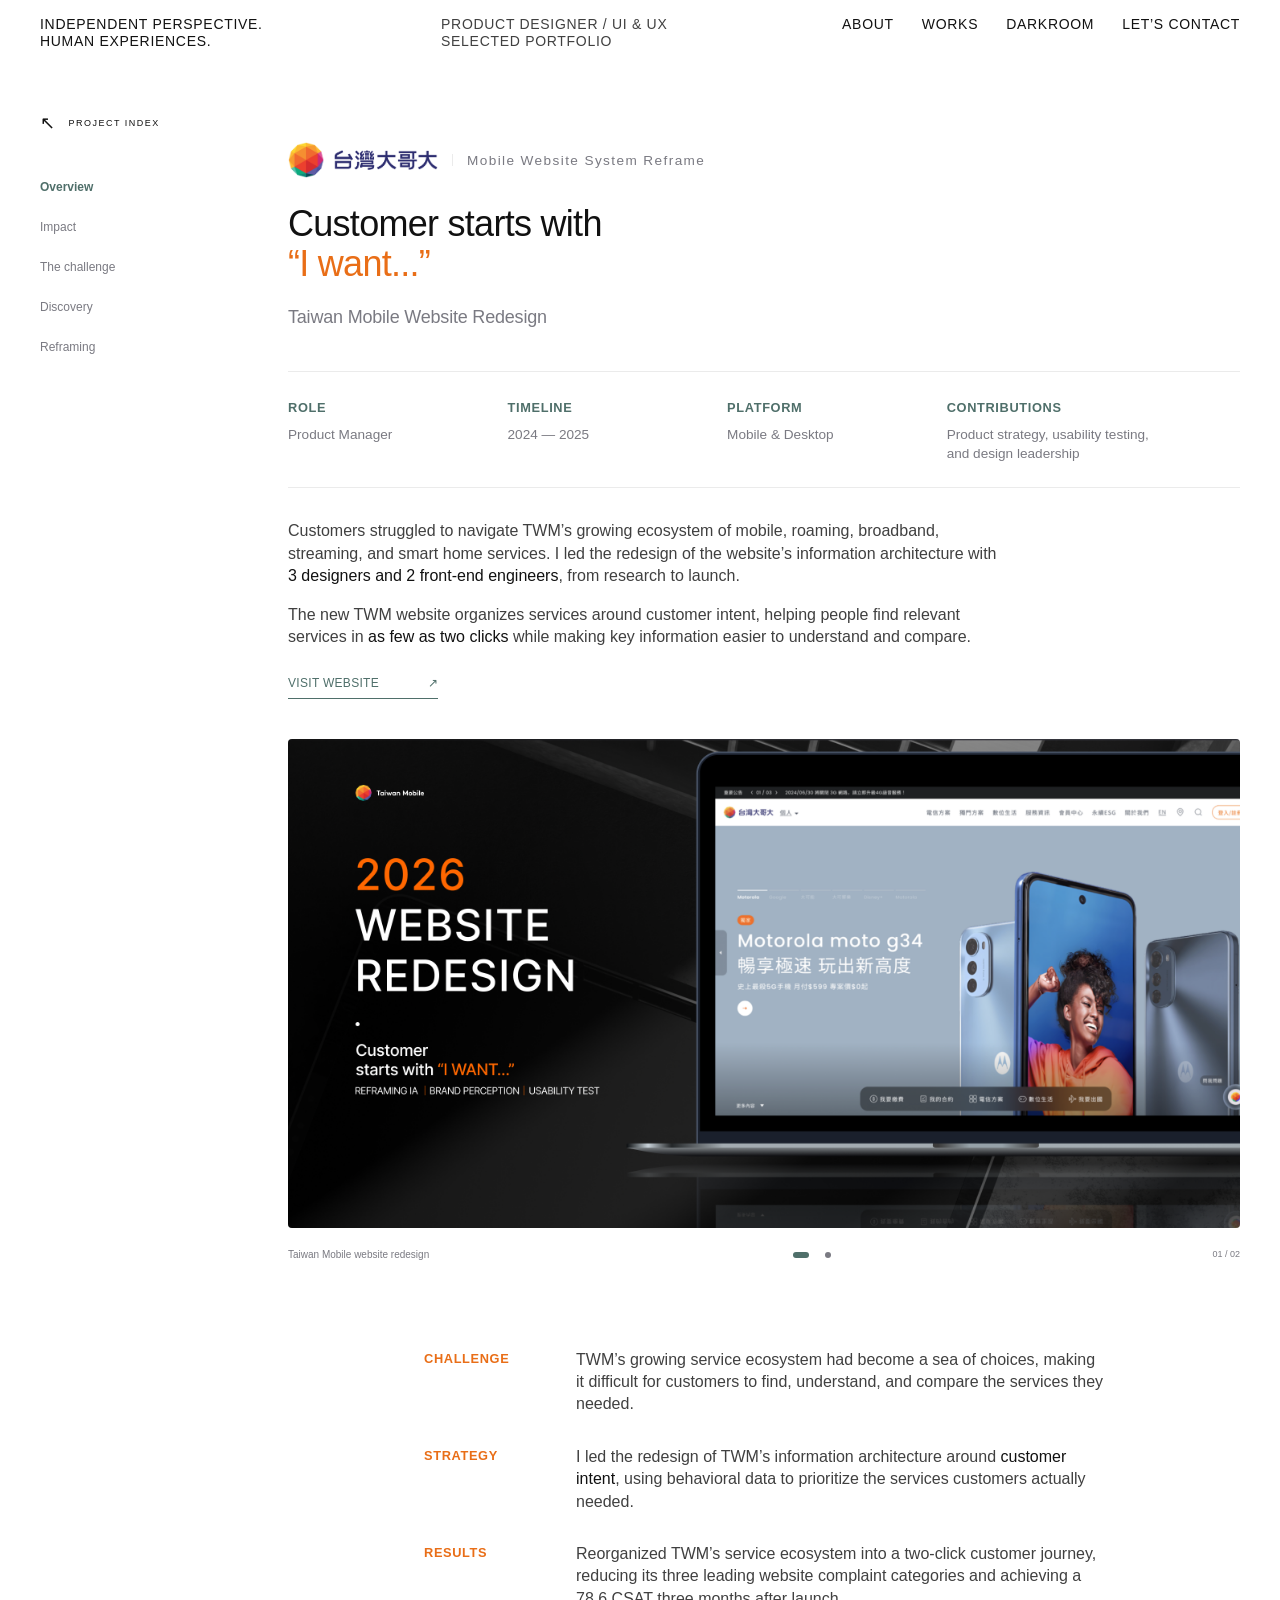
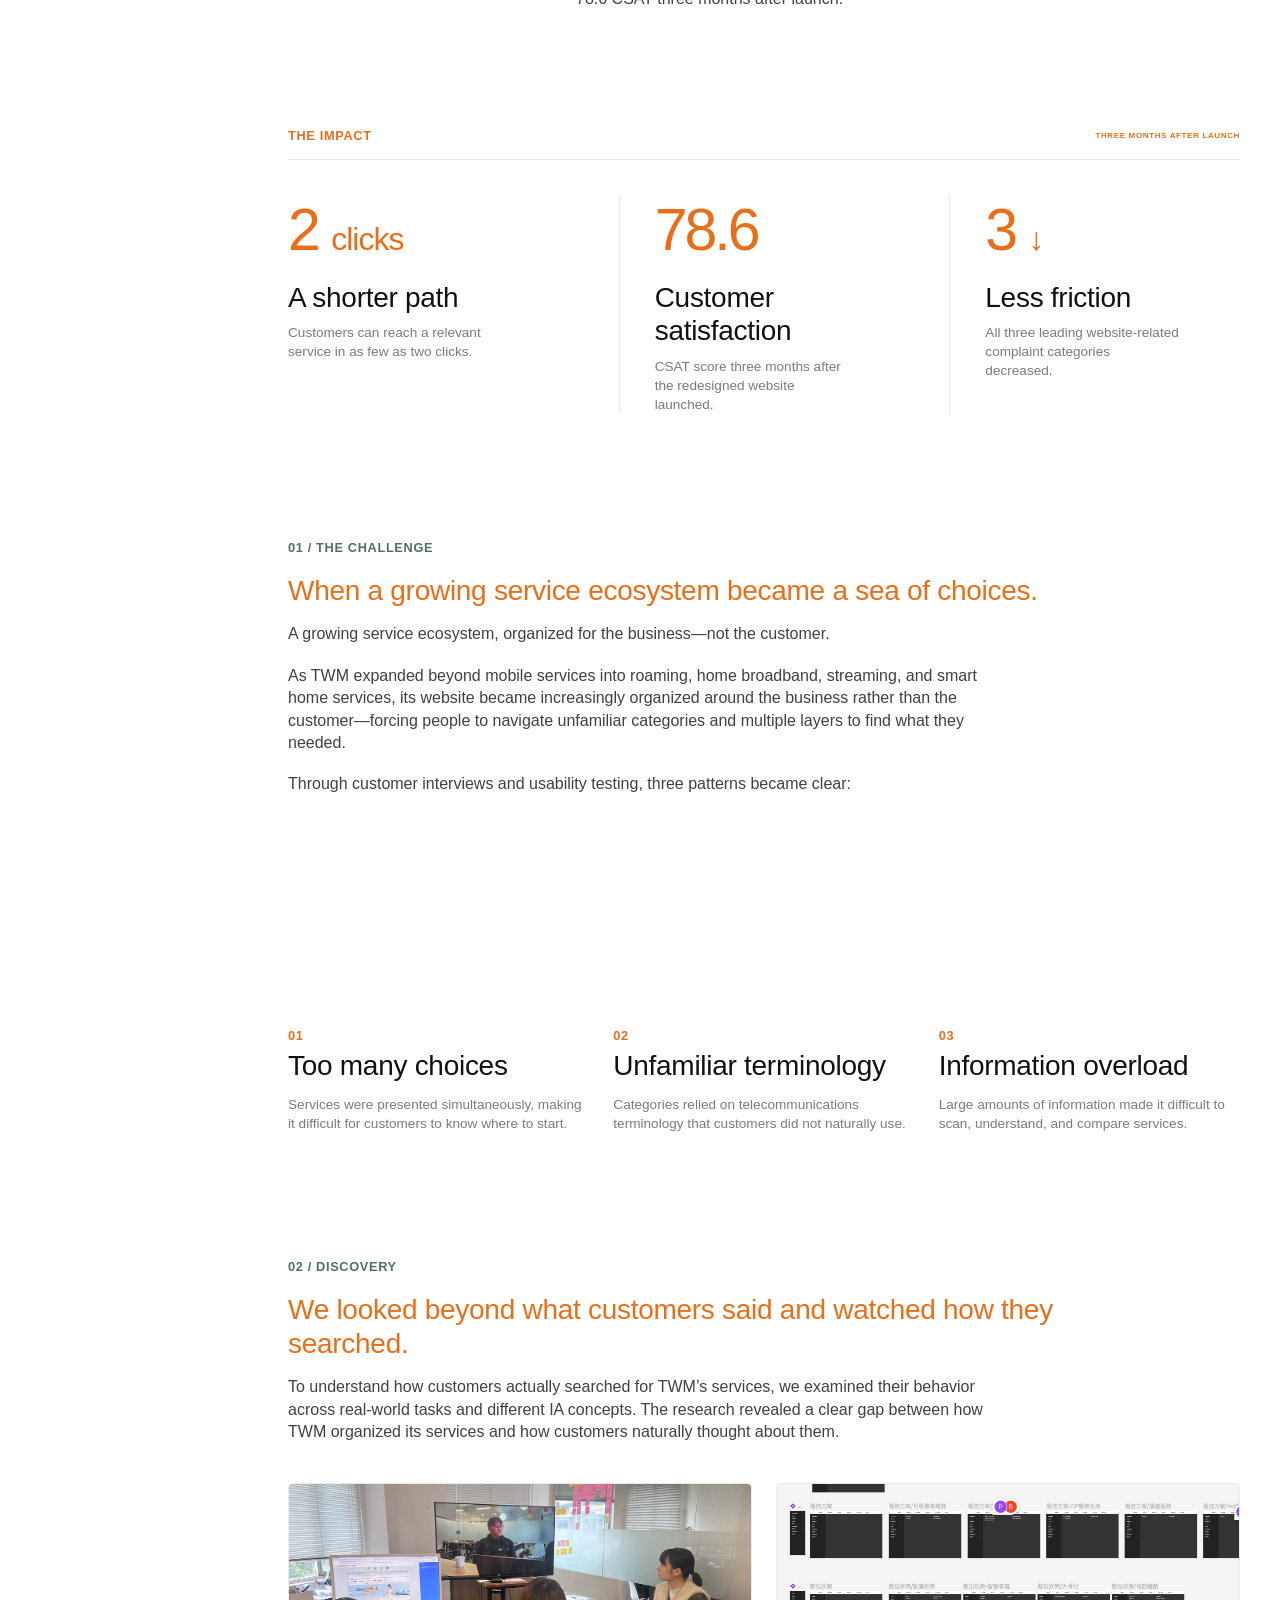
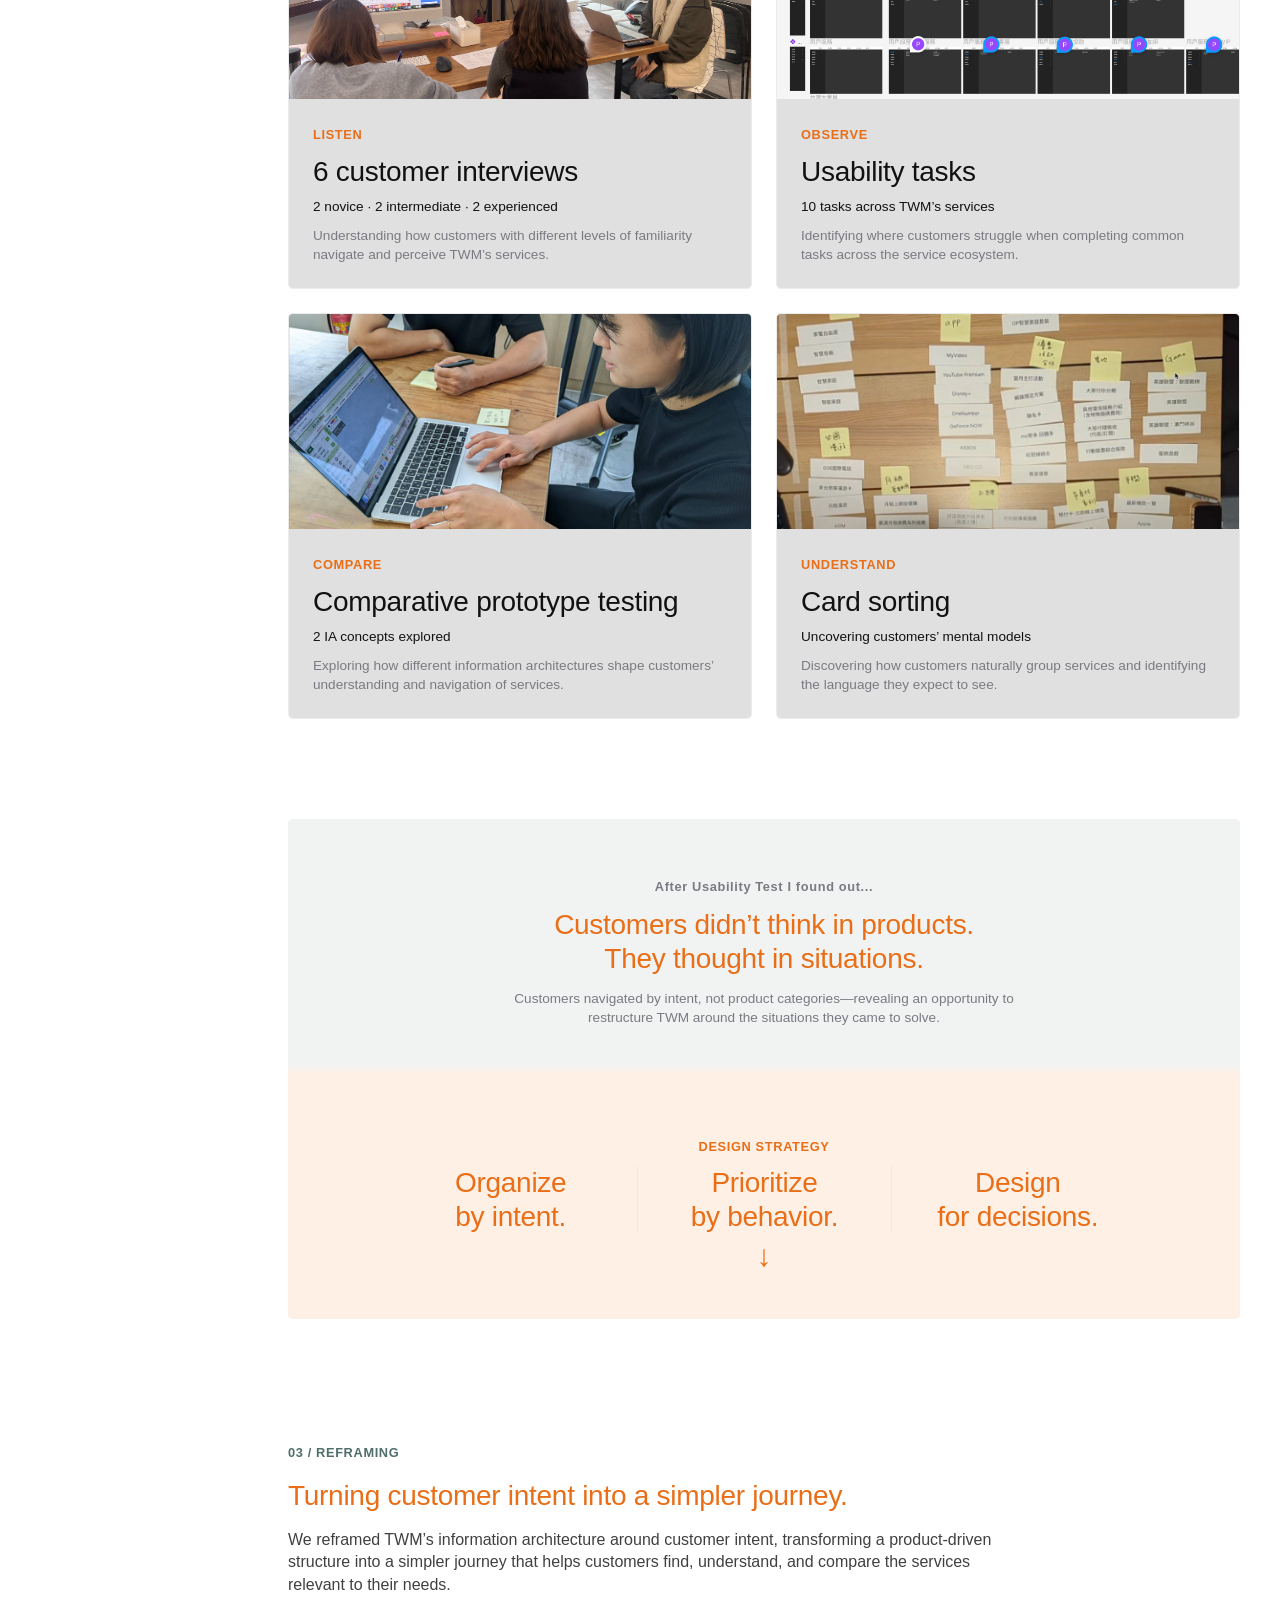
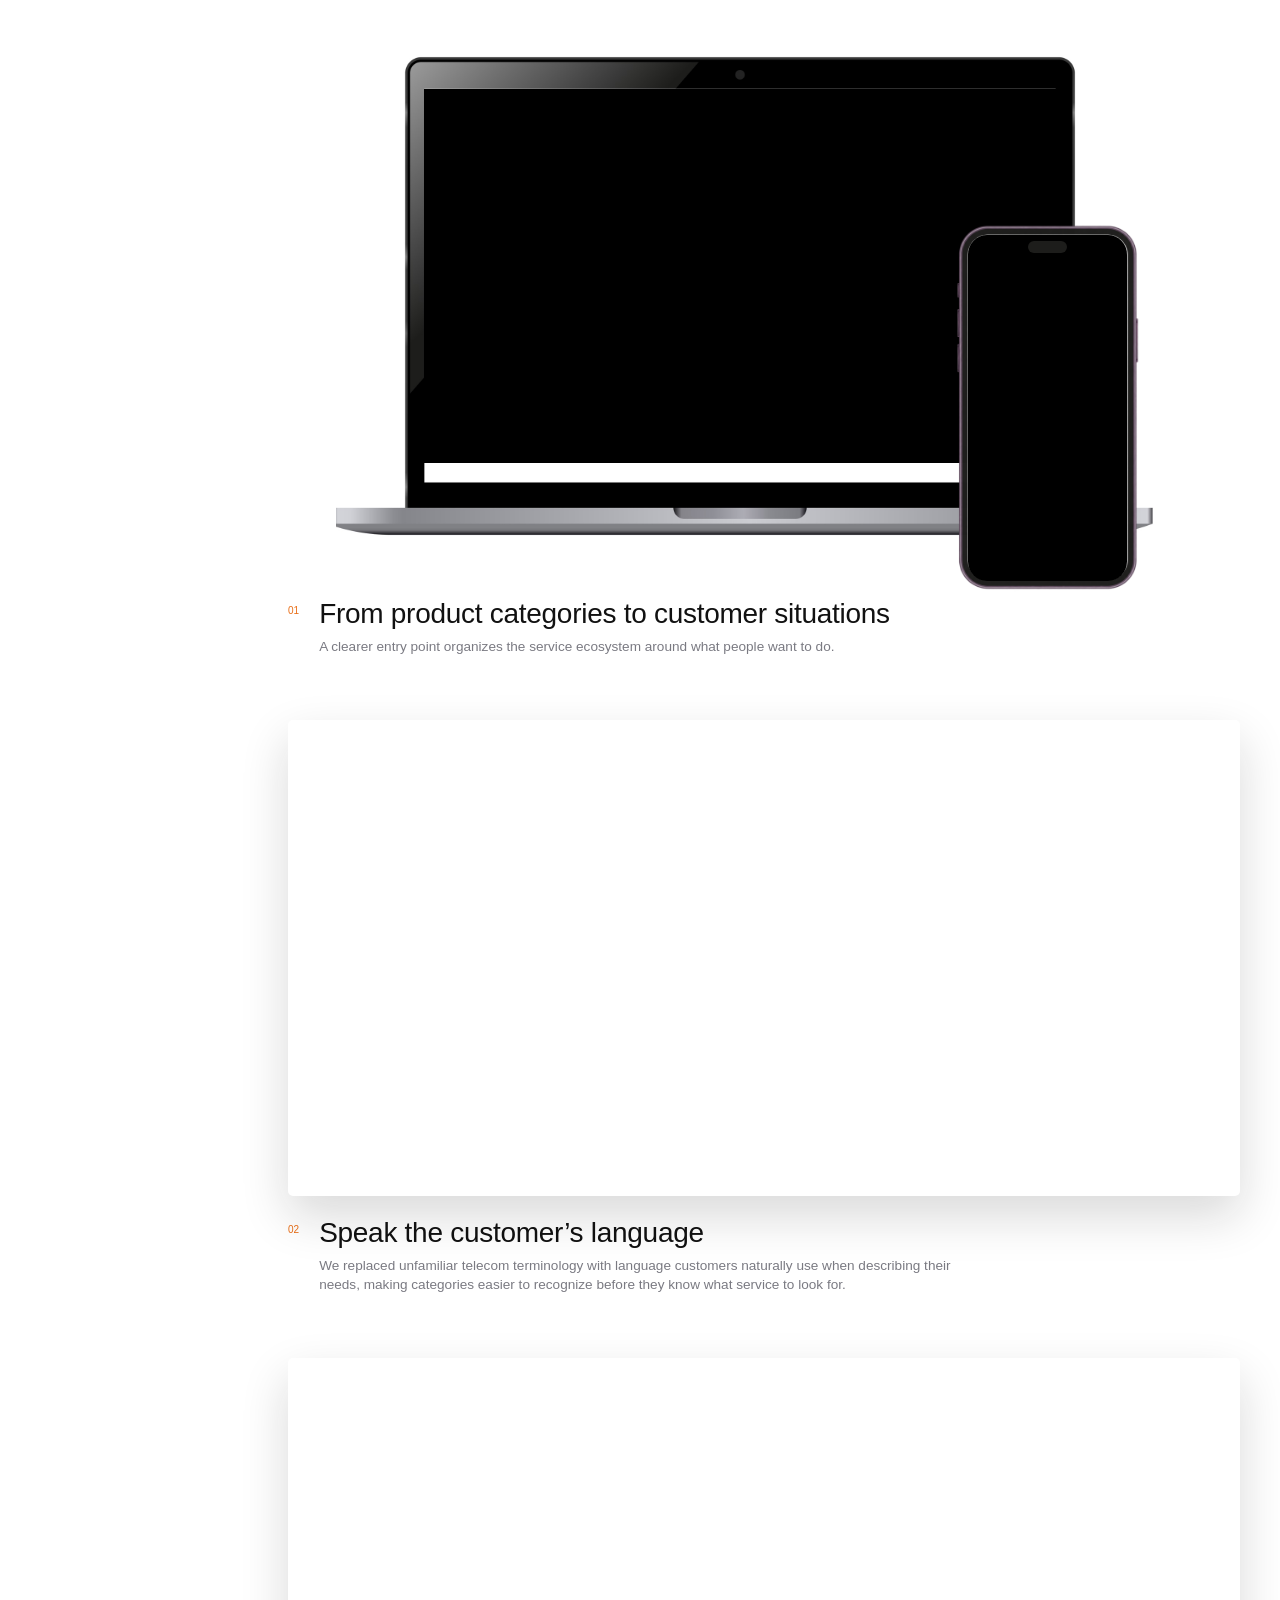
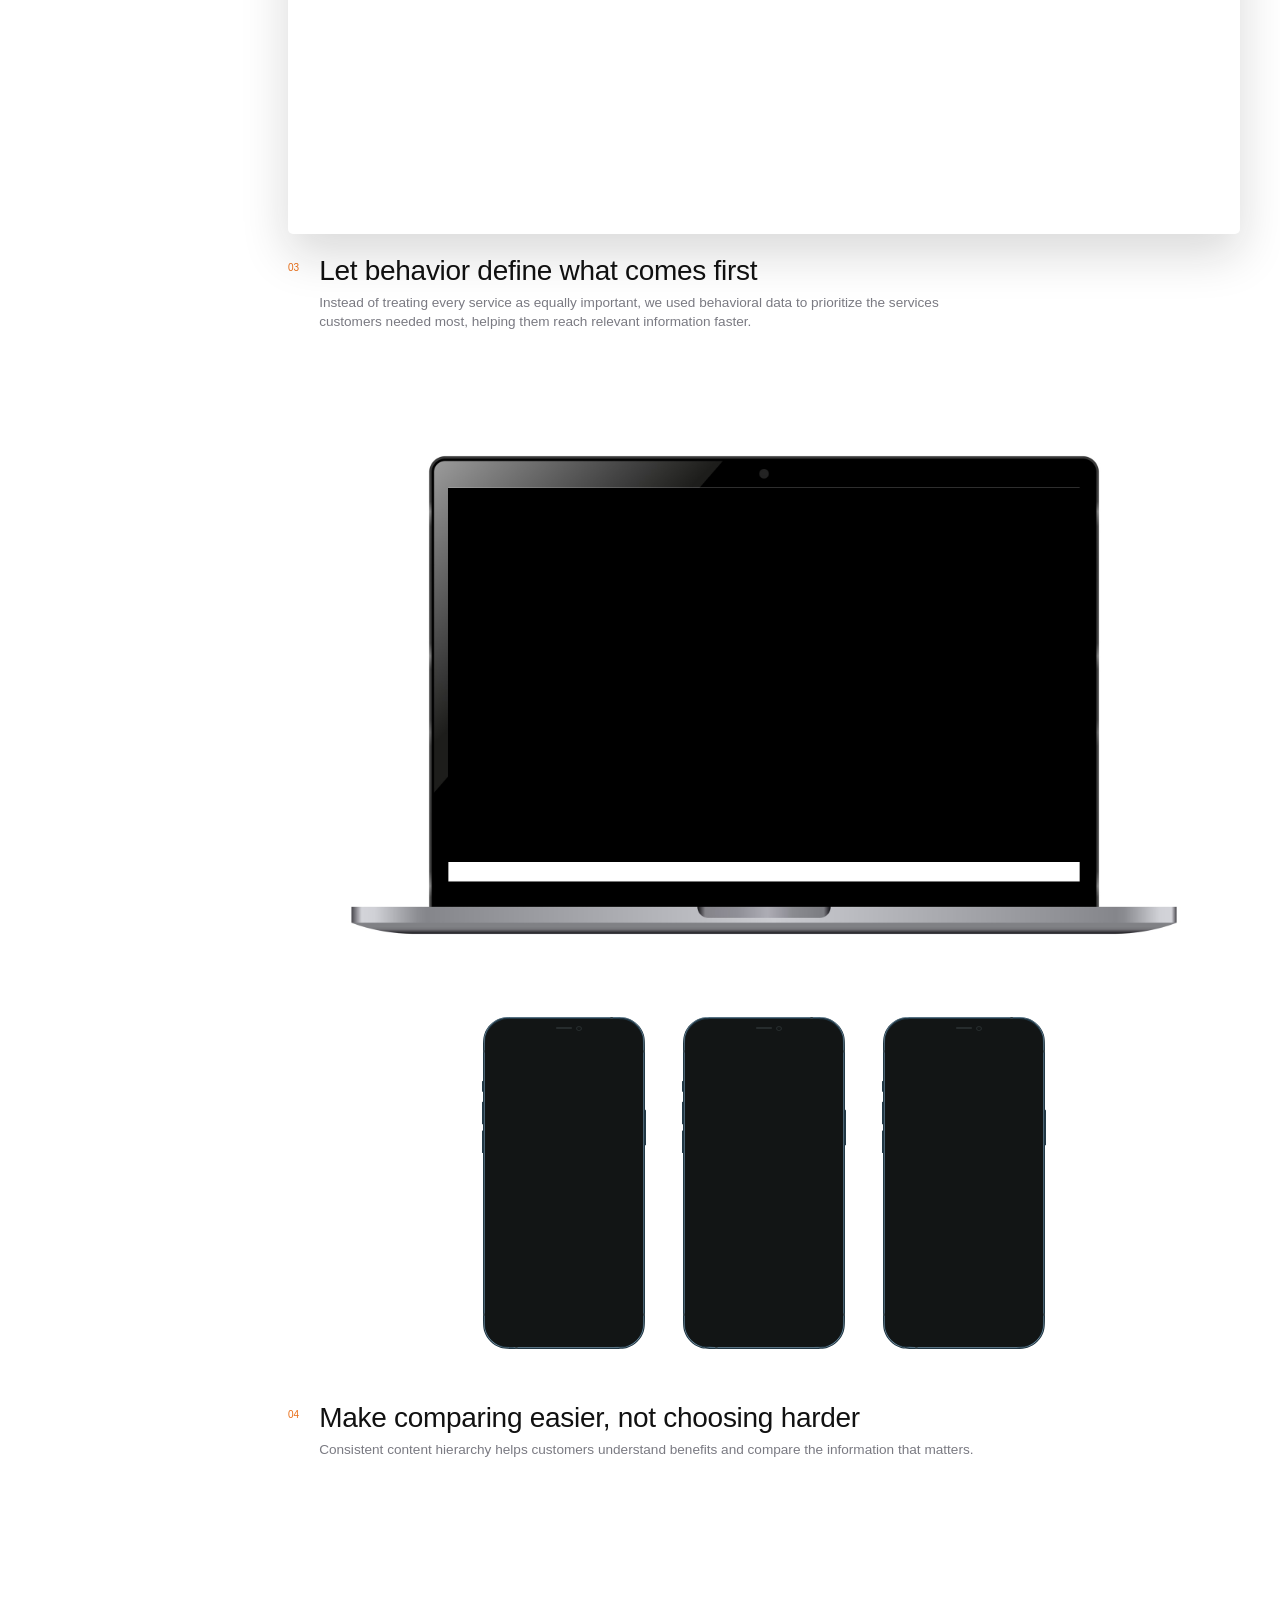
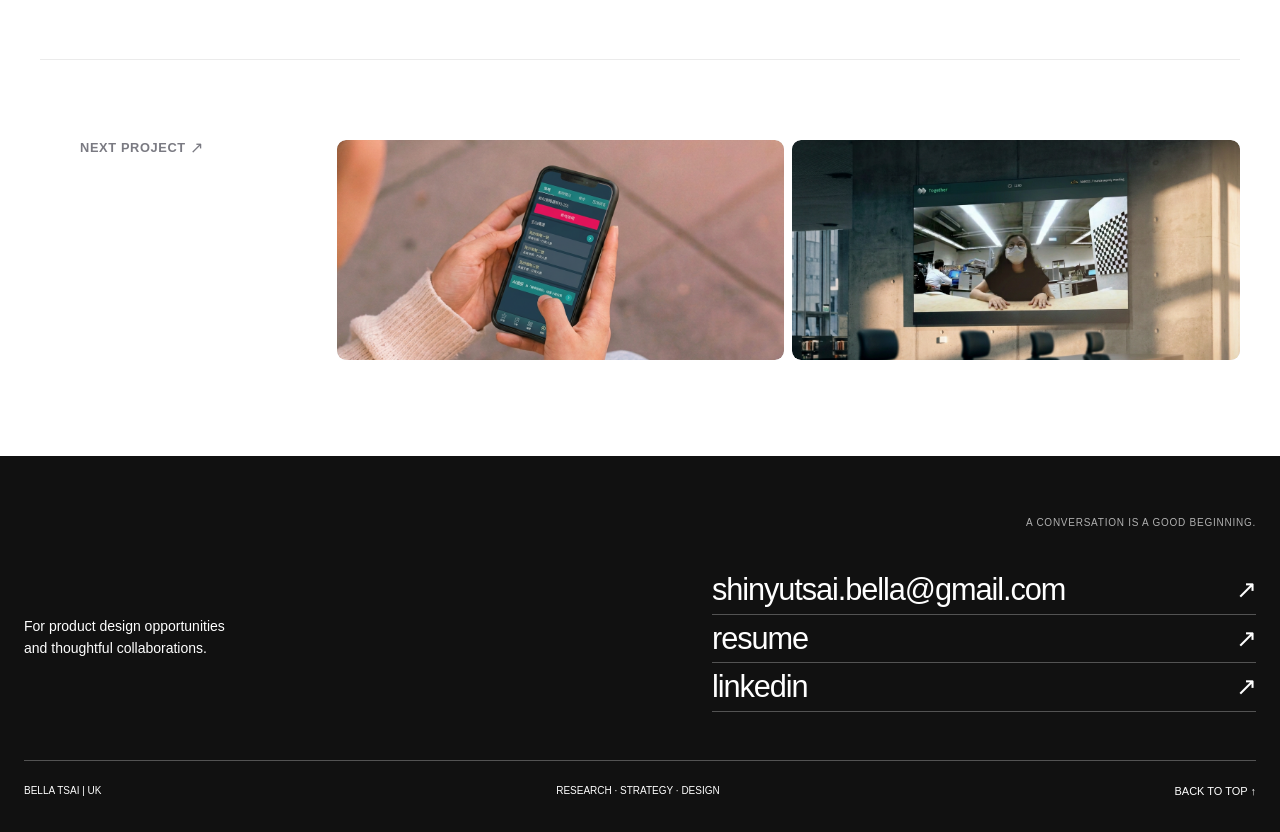
<file: twm.html>
<!doctype html>
<html lang="en">
<head>
  <link rel="icon" type="image/png" href="assets/brand/bubble-b-favicon.png">
  <meta charset="UTF-8"><meta name="viewport" content="width=device-width, initial-scale=1">
  <meta name="description" content="Taiwan Mobile website redesign — a customer-intent-led information architecture case study.">
  <title>Taiwan Mobile — A customer-first experience</title>
  <link rel="stylesheet" href="styles.css"><link rel="stylesheet" href="site-colors.css"><script src="app.js" defer></script>
  <script src="project-navigation.js" defer></script>
</head>
<body>
<a class="skip" href="#main">Skip to project</a>
<header class="masthead" id="home"><a class="identity" href="index.html#home">Independent perspective.<br>Human experiences.</a><p class="header-label">Product designer / UI &amp; UX<br>Selected portfolio</p><a class="mobile-contact-link" href="index.html#contact">Let’s contact</a><button class="menu-toggle" type="button" aria-expanded="false" aria-controls="main-nav">Menu</button><nav id="main-nav" aria-label="Main navigation"><a href="index.html#about">About</a><a href="index.html#works">Works</a><a class="nav-darkroom" href="darkroom.html">Darkroom</a><a href="index.html#contact">Let’s contact</a></nav></header>
<div class="page-layout">
<aside class="sidebar"><a class="back-link" href="index.html#works"><span class="link-arrow" aria-hidden="true">↖</span><span>PROJECT INDEX</span></a><div class="sidebar-inner"><nav aria-label="Project chapters" id="chapter-nav"><a href="#overview" aria-current="location">Overview</a><a href="#impact">Impact</a><a href="#challenge">The challenge</a><a href="#discovery">Discovery</a><a href="#reframing">Reframing</a></nav></div></aside>
<main id="main">
<section id="overview" class="hero chapter">
  <div class="project-label"><span class="project-brand-lockup"><img class="project-brand-logo" src="assets/twm/taiwan-mobile-logo-dark.png" alt="Taiwan Mobile"></span><span class="label-divider"></span><span>Mobile Website System Reframe</span></div>
  <h1>Customer starts with<br><span class="orange">“I want...”</span></h1>
  <p class="subtitle">Taiwan Mobile Website Redesign</p>
  <div class="metadata"><div><span class="eyebrow">ROLE</span><p>Product Manager</p></div><div><span class="eyebrow">TIMELINE</span><p>2024 — 2025</p></div><div><span class="eyebrow">PLATFORM</span><p>Mobile & Desktop</p></div><div><span class="eyebrow">CONTRIBUTIONS</span><p>Product strategy, usability testing,<br>and design leadership</p></div></div>
  <div class="intro"><p>Customers struggled to navigate TWM’s growing ecosystem of mobile, roaming, broadband, streaming, and smart home services. I led the redesign of the website’s information architecture with <strong>3 designers and 2 front-end engineers</strong>, from research to launch.</p><p>The new TWM website organizes services around customer intent, helping people find relevant services in <strong>as few as two clicks</strong> while making key information easier to understand and compare.</p></div>
  <a class="text-link" href="https://www.taiwanmobile.com/" target="_blank" rel="noopener noreferrer">Visit website <span>↗</span></a>
  <div class="showcase image-slider" role="region" aria-roledescription="carousel" aria-label="Taiwan Mobile redesign project images">
    <figure class="showcase-slide active" data-showcase-slide aria-hidden="false"><img src="assets/twm/twm-img-01.png" alt="Taiwan Mobile 2026 website redesign shown on a laptop"></figure>
    <figure class="showcase-slide" data-showcase-slide aria-hidden="true"><img src="assets/twm/twm-img-02.png" alt="Taiwan Mobile responsive website redesign shown across mobile screens"></figure>
  </div>
  <div class="carousel-controls"><span class="media-note">Taiwan Mobile website redesign</span><div class="dots" role="group" aria-label="Choose project image"><button class="active" aria-label="Project image 1" aria-pressed="true" data-slide="0"></button><button aria-label="Project image 2" aria-pressed="false" data-slide="1"></button></div><span id="slide-label" aria-live="polite">01 / 02</span></div>
</section>
<section id="impact" class="chapter section-space reveal"><div class="summary"><div><span class="eyebrow orange">CHALLENGE</span><p>TWM’s growing service ecosystem had become a sea of choices, making it difficult for customers to find, understand, and compare the services they needed.</p></div><div><span class="eyebrow orange">STRATEGY</span><p>I led the redesign of TWM’s information architecture around <strong>customer intent</strong>, using behavioral data to prioritize the services customers actually needed.</p></div><div><span class="eyebrow orange">RESULTS</span><p>Reorganized TWM’s service ecosystem into a two-click customer journey, reducing its three leading website complaint categories and achieving a 78.6 CSAT three months after launch.</p></div></div><div class="section-line"><span class="eyebrow">THE IMPACT</span><span class="eyebrow">THREE MONTHS AFTER LAUNCH</span></div><div class="metrics"><div><span class="metric metric-pop">2 <small>clicks</small></span><h3>A shorter path</h3><p>Customers can reach a relevant service in as few as two clicks.</p></div><div><span class="metric metric-pop">78.6</span><h3>Customer satisfaction</h3><p>CSAT score three months after the redesigned website launched.</p></div><div><span class="metric metric-pop">3 <small>↓</small></span><h3>Less friction</h3><p>All three leading website-related complaint categories decreased.</p></div></div></section>
<section id="challenge" class="chapter section-space reveal"><div class="section-heading"><span class="eyebrow">01 / THE CHALLENGE</span><h2>When a growing service ecosystem became <em>a sea of choices.</em></h2></div><div class="body-copy"><p class="lead">A growing service ecosystem, organized for the business—not the customer.</p><p>As TWM expanded beyond mobile services into roaming, home broadband, streaming, and smart home services, its website became increasingly organized around the business rather than the customer—forcing people to navigate unfamiliar categories and multiple layers to find what they needed.</p><p>Through customer interviews and usability testing, three patterns became clear:</p></div><div class="pain-grid"><article><div class="mini-art choice-art video-art reveal-art" aria-hidden="true"><video autoplay muted loop playsinline preload="metadata"><source src="assets/twm/too-much-choices.mp4" type="video/mp4"></video></div><span class="eyebrow">01</span><h3>Too many choices</h3><p>Services were presented simultaneously, making it difficult for customers to know where to start.</p></article><article><div class="mini-art terminology-art video-art reveal-art" aria-hidden="true"><video autoplay muted loop playsinline preload="metadata"><source src="assets/twm/terminology-confusion.mp4" type="video/mp4"></video></div><span class="eyebrow">02</span><h3>Unfamiliar terminology</h3><p>Categories relied on telecommunications terminology that customers did not naturally use.</p></article><article><div class="mini-art overload-art video-art reveal-art" aria-hidden="true"><video autoplay muted loop playsinline preload="metadata"><source src="assets/twm/information-overload.mp4" type="video/mp4"></video></div><span class="eyebrow">03</span><h3>Information overload</h3><p>Large amounts of information made it difficult to scan, understand, and compare services.</p></article></div></section>
<section id="discovery" class="chapter section-space reveal"><div class="section-heading"><span class="eyebrow">02 / DISCOVERY</span><h2>We looked beyond what customers said and watched <em>how they searched.</em></h2></div><div class="body-copy"><p>To understand how customers actually searched for TWM’s services, we examined their behavior across real-world tasks and different IA concepts. The research revealed a clear gap between how TWM organized its services and how customers naturally thought about them.</p></div><div class="research-grid"><article><div class="research-visual people-art image-art"><img src="assets/twm/usability-test.png" alt="A moderated usability testing session with participants reviewing the Taiwan Mobile website"></div><div class="research-copy"><span class="eyebrow">LISTEN</span><h3>6 customer interviews</h3><p>2 novice · 2 intermediate · 2 experienced</p><p>Understanding how customers with different levels of familiarity navigate and perceive TWM’s services.</p></div></article><article><div class="research-visual task-art image-art"><img src="assets/twm/ten-tasks.png" alt="Overview of ten real-world usability testing tasks mapped across Taiwan Mobile services"></div><div class="research-copy"><span class="eyebrow">OBSERVE</span><h3>Usability tasks</h3><p>10 tasks across TWM’s services</p><p>Identifying where customers struggle when completing common tasks across the service ecosystem.</p></div></article><article><div class="research-visual comparison-art image-art"><img src="assets/twm/two-prototypes.png" alt="A participant comparing two Taiwan Mobile information architecture prototypes during usability testing"></div><div class="research-copy"><span class="eyebrow">COMPARE</span><h3>Comparative prototype testing</h3><p>2 IA concepts explored</p><p>Exploring how different information architectures shape customers’ understanding and navigation of services.</p></div></article><article><div class="research-visual sorting-art image-art"><img src="assets/twm/card-sorting.png" alt="Card sorting results grouping Taiwan Mobile services according to participants’ mental models"></div><div class="research-copy"><span class="eyebrow">UNDERSTAND</span><h3>Card sorting</h3><p>Uncovering customers’ mental models</p><p>Discovering how customers naturally group services and identifying the language they expect to see.</p></div></article></div><section class="insight-sequence reveal"><section class="insight insight-panel perspective-panel"><div class="perspective-content"><span class="eyebrow">After Usability Test I found out...</span><blockquote>Customers didn’t think in products.<br>They thought in <em>situations.</em></blockquote><p>Customers navigated by intent, not product categories—revealing an opportunity to restructure TWM around the situations they came to solve.</p></div></section><div class="principles insight insight-panel strategy-panel"><div class="strategy-content"><div class="strategy-inner"><span class="eyebrow">DESIGN STRATEGY</span><div><h3>Organize<br><em>by intent.</em></h3><h3>Prioritize<br><em>by behavior.</em></h3><h3>Design<br><em>for decisions.</em></h3></div><span class="insight-arrow" aria-hidden="true">↓</span></div></div></div></section></section>
<section id="reframing" class="chapter section-space reveal"><div class="section-heading"><span class="eyebrow">03 / REFRAMING</span><h2>Turning customer intent into <em>a simpler journey.</em></h2></div><div class="body-copy"><p>We reframed TWM’s information architecture around customer intent, transforming a product-driven structure into a simpler journey that helps customers find, understand, and compare the services relevant to their needs.</p></div>
<figure class="experience-figure"><div class="decisions-macbook macbook-with-phone"><div class="macbook-mockup"><div class="macbook-artboard"><img class="macbook-frame" src="assets/twm/laptop-realistic.jpg" alt=""><div class="macbook-display"><video autoplay muted loop playsinline preload="metadata" aria-label="Taiwan Mobile information architecture reframed from product categories to customer situations"><source src="assets/twm/twm-01.m4v" type="video/mp4"></video></div></div></div><div class="iphone-mockup"><img class="iphone-frame" src="assets/twm/iphone-mockup-cutout.png" alt=""><div class="iphone-display"><video autoplay muted loop playsinline preload="metadata" aria-label="Taiwan Mobile mobile homepage"><source src="assets/twm/twm-homepage-mobile.m4v" type="video/mp4"></video></div><span class="iphone-island" aria-hidden="true"></span></div></div><figcaption><span>01</span><div><h3>From product categories to customer situations</h3><p>A clearer entry point organizes the service ecosystem around what people want to do.</p></div></figcaption></figure>
<figure class="experience-figure"><div class="experience-canvas experience-video-canvas"><video class="story-video is-active" data-story-media="0" autoplay muted loop playsinline preload="metadata" aria-label="Taiwan Mobile interface using customer language"><source src="assets/twm/reframing-02-customer-terms.m4v" type="video/mp4"></video></div><figcaption><span>02</span><div><h3>Speak the customer’s language</h3><p>We replaced unfamiliar telecom terminology with language customers naturally use when describing their needs, making categories easier to recognize before they know what service to look for.</p></div></figcaption></figure>
<figure class="experience-figure"><div class="experience-canvas intent-canvas experience-video-canvas"><video class="story-video is-active" data-story-media="1" autoplay muted loop playsinline preload="metadata" aria-label="Taiwan Mobile interface prioritizing services through behavioral data"><source src="assets/twm/reframing-03-come-first.m4v" type="video/mp4"></video></div><figcaption><span>03</span><div><h3 class="hug-title">Let behavior define what comes first</h3><p>Instead of treating every service as equally important, we used behavioral data to prioritize the services customers needed most, helping them reach relevant information faster.</p></div></figcaption></figure>
<figure class="experience-figure"><div class="decisions-macbook decisions-device-showcase"><div class="macbook-mockup"><div class="macbook-artboard"><img class="macbook-frame" src="assets/twm/laptop-realistic.jpg" alt=""><div class="macbook-display"><video class="story-video is-active" data-story-media="2" autoplay muted loop playsinline preload="metadata" aria-label="Taiwan Mobile interface making service choices easier to compare"><source src="assets/twm/reframing-04-easy-to-choose.m4v" type="video/mp4"></video></div></div></div><div class="figma-phones" aria-label="Three iPhone interface mockups"><div class="figma-phone"><img class="phone-buttons" src="assets/twm/figma-iphone/buttons.svg" alt=""><img class="phone-surround" src="assets/twm/figma-iphone/device-surround.svg" alt=""><img class="phone-highlight" src="assets/twm/figma-iphone/highlight-band.svg" alt=""><img class="phone-background" src="assets/twm/figma-iphone/background.svg" alt=""><img class="phone-antenna" src="assets/twm/figma-iphone/antenna-bands.svg" alt=""><video class="phone-screen" autoplay muted loop playsinline preload="metadata" aria-label="Taiwan Mobile mobile homepage"><source src="assets/twm/figma-phone-home.mp4" type="video/mp4"></video><img class="phone-camera" src="assets/twm/figma-iphone/camera.svg" alt=""><img class="phone-speaker" src="assets/twm/figma-iphone/speaker.svg" alt=""></div><div class="figma-phone"><img class="phone-buttons" src="assets/twm/figma-iphone/buttons.svg" alt=""><img class="phone-surround" src="assets/twm/figma-iphone/device-surround.svg" alt=""><img class="phone-highlight" src="assets/twm/figma-iphone/highlight-band.svg" alt=""><img class="phone-background" src="assets/twm/figma-iphone/background.svg" alt=""><img class="phone-antenna" src="assets/twm/figma-iphone/antenna-bands.svg" alt=""><video class="phone-screen" autoplay muted loop playsinline preload="metadata" aria-label="Taiwan Mobile mobile comparison interface"><source src="assets/twm/figma-phone-compare.mp4" type="video/mp4"></video><img class="phone-camera" src="assets/twm/figma-iphone/camera.svg" alt=""><img class="phone-speaker" src="assets/twm/figma-iphone/speaker.svg" alt=""></div><div class="figma-phone"><img class="phone-buttons" src="assets/twm/figma-iphone/buttons.svg" alt=""><img class="phone-surround" src="assets/twm/figma-iphone/device-surround.svg" alt=""><img class="phone-highlight" src="assets/twm/figma-iphone/highlight-band.svg" alt=""><img class="phone-background" src="assets/twm/figma-iphone/background.svg" alt=""><img class="phone-antenna" src="assets/twm/figma-iphone/antenna-bands.svg" alt=""><video class="phone-screen" autoplay muted loop playsinline preload="metadata" aria-label="Taiwan Mobile mobile list interface"><source src="assets/twm/figma-phone-list.mp4" type="video/mp4"></video><img class="phone-camera" src="assets/twm/figma-iphone/camera.svg" alt=""><img class="phone-speaker" src="assets/twm/figma-iphone/speaker.svg" alt=""></div></div></div><figcaption><span>04</span><div><h3>Make comparing easier, not choosing harder</h3><p>Consistent content hierarchy helps customers understand benefits and compare the information that matters.</p></div></figcaption></figure></section>
 </main></div>
<section class="next-project reveal" aria-labelledby="next-project-title"><div class="next-project-inner"><div class="next-project-heading"><h2 id="next-project-title" class="eyebrow">NEXT PROJECT</h2><span class="next-project-arrow" aria-hidden="true">↗</span></div><div class="next-project-grid"><a class="marquee-card card-esun" href="esun.html"><div class="marquee-visual"><img src="assets/figma-home/esun-work.png" alt="E.SUN Securities stock-picking application shown on a phone" loading="lazy"></div><span>E.SUN Securities</span></a><a class="marquee-card card-compal" href="compal.html"><div class="marquee-visual"><img src="assets/figma-home/compal.png" alt="Compal Virtual Huddle connected experience" loading="lazy"></div><span>Compal</span></a></div></div></section>
<footer class="contact portfolio-footer" id="contact"><div class="footer-contact-grid"><p class="footer-opportunity">For product design opportunities<br>and thoughtful collaborations.</p><div class="footer-links"><span class="label">A conversation is a good beginning.</span><a class="footer-contact-link" href="mailto:shinyutsai.bella@gmail.com"><span>shinyutsai.bella@gmail.com</span><b aria-hidden="true">↗</b></a><a class="footer-contact-link" href="https://drive.google.com/file/d/1ym1QPSFTgxXs2AQK4y-voWeJMAgdvfar/view?usp=drive_link" target="_blank" rel="noopener noreferrer"><span>resume</span><b aria-hidden="true">↗</b></a><a class="footer-contact-link" href="https://www.linkedin.com/in/bella-tsai-1614b9202" target="_blank" rel="noopener noreferrer"><span>linkedin</span><b aria-hidden="true">↗</b></a></div></div><div class="footer-bottom"><span>Bella Tsai | UK</span><span>Research · Strategy · Design</span><a href="#home">Back to top ↑</a></div></footer>
</body></html>
</file>
<file: portfolio.css>
:root{--paper:#fff;--ink:#0b0b0b;--muted:#666;--blue:#eaf5f5;--stone:#e8e7e2;--line:#9d9d98;--pad:24px;--font:'Nohemi Medium','Helvetica Neue',Helvetica,Arial,sans-serif}
*{box-sizing:border-box}html{scroll-behavior:smooth;scroll-padding-top:24px}body{margin:0;background:var(--paper);color:var(--ink);font-family:var(--font);font-weight:600;-webkit-font-smoothing:antialiased}body.menu-open{overflow:hidden}a{color:inherit;text-decoration:none}button{color:inherit;font:inherit}img{display:block;width:100%}h1,h2,h3,p{margin:0}.skip-link{position:fixed;left:16px;top:-60px;z-index:100;background:var(--site-ink);color:var(--site-paper);padding:10px}.skip-link:focus{top:16px}
.masthead{height:80px;padding:24px 40px;display:grid;grid-template-columns:1fr 1fr auto;gap:32px;align-items:start;text-transform:uppercase;font-size:14px;font-weight:400;line-height:1.2;letter-spacing:.7px}.identity{width:max-content}.header-label{font-size:14px;line-height:1.2}.masthead nav{display:flex;gap:28px;font-size:14px}.masthead nav a{position:relative}.masthead nav a:after{content:'';position:absolute;left:0;right:100%;bottom:-4px;height:1px;background:var(--site-ink);transition:right .25s}.masthead nav a:hover:after{right:0}.menu-toggle{display:none;border:0;background:none;padding:0;text-transform:uppercase}
.project-marquee{border-bottom:1px solid var(--site-ink);overflow:hidden}.marquee-track{display:flex;width:max-content;animation:marquee 34s linear infinite}.project-marquee:hover .marquee-track,.project-marquee:focus-within .marquee-track{animation-play-state:paused}.marquee-set{display:flex;height:300px}.marquee-card{position:relative;display:grid;place-items:center;flex:0 0 407px;width:407px;padding:24px;overflow:hidden;background:#eee}.marquee-card img{width:100%;height:100%;object-fit:cover;transition:transform .65s cubic-bezier(.22,1,.36,1)}.marquee-card:hover img{transform:scale(1.035)}.marquee-card>span{position:absolute;left:34px;bottom:32px;padding:6px 8px;background:var(--site-paper);font-size:10px;text-transform:uppercase;opacity:0;transform:translateY(5px);transition:.25s}.marquee-card:hover>span{opacity:1;transform:none}.marquee-card strong{width:100%;height:100%;display:grid;place-content:center;font-size:54px;letter-spacing:-.06em}.marquee-card strong small{display:block;margin-top:6px;font-size:12px;letter-spacing:0;text-align:center}.card-esun{background:#8bc8c3}.card-compal{background:#d2cec5}.card-twm{background:#745d49}.card-momo{background:#dcb7c7;color:#842547}.card-momo strong{background:#f3e3ea}.card-sothebys{background:#132430;color:#f7f2e6}.card-sothebys strong{background:#2b4252;font-family:Georgia,serif;font-weight:400}@keyframes marquee{to{transform:translateX(-50%)}}
.intro{min-height:430px;padding:72px var(--pad) 48px;display:grid;grid-template-columns:minmax(500px,1fr) 370px;gap:72px;align-items:end}.intro h1{text-transform:uppercase;font-size:clamp(28px,2.5vw,36px);font-weight:500;line-height:1.06;letter-spacing:.01em}.intro-aside{font-weight:400;text-transform:none}.experience-copy{max-width:460px;font-size:14px;font-weight:400;line-height:1.65;letter-spacing:0}.underlined-link{display:flex;justify-content:space-between;width:150px;margin-top:28px;padding-bottom:7px;border-bottom:1px solid;font-size:12px;text-transform:uppercase}
.experience-section{background:var(--blue);padding:120px 24px;display:grid;grid-template-columns:280px 1fr;gap:72px}.experience-sidebar{display:flex;flex-direction:column;justify-content:space-between;min-height:300px}.experience-sidebar h2,.works-header h2{font-size:28px;font-weight:400;line-height:1;text-transform:uppercase;letter-spacing:.02em}.contact-mini{display:grid;width:240px;font-size:12px;font-weight:400;line-height:1.5;letter-spacing:0;text-transform:none}.contact-mini .contact-location{padding:0 0 12px;border:0;color:var(--site-secondary)}.contact-mini a{display:flex;align-items:center;justify-content:space-between;gap:18px;padding:9px 0 8px;border-bottom:1px solid var(--site-line-strong);transition:color .2s ease,border-color .2s ease}.contact-mini a b{flex:0 0 auto;font-size:1em;font-weight:400;line-height:1;transition:transform .25s cubic-bezier(.22,1,.36,1)}.contact-mini a:is(:hover,:focus-visible){color:#4f6f6a;border-color:#4f6f6a}.contact-mini a:is(:hover,:focus-visible) b{transform:translate(3px,-3px)}.experience-table{display:grid;grid-template-columns:minmax(140px,1fr) fit-content(28ch) fit-content(34ch) minmax(54px,1fr);column-gap:20px;border-top:1px solid var(--line)}.experience-table article{grid-column:1/-1;display:grid;grid-template-columns:subgrid;column-gap:inherit;align-items:center;min-height:74px;border-bottom:1px solid var(--line);font-size:12px;font-weight:400;line-height:1.5;letter-spacing:0;text-transform:none}.experience-table strong{font-weight:400}.experience-table time{color:var(--muted);text-align:right}.experience-table p{font-size:12px;line-height:1.5}
.works-section{padding:48px var(--pad) 96px;background:var(--stone)}.works-header h2{margin-bottom:84px}.filters{display:flex;flex-wrap:wrap;margin-bottom:20px}.filters button{border:0;background:none;padding:0 15px 0 0;margin-right:12px;font-size:12px;font-weight:500;line-height:1.2;letter-spacing:.025em;color:var(--site-secondary);cursor:pointer;position:relative}.filters button:not(:last-child):after{content:'/';position:absolute;right:0}.filters button.active{color:var(--site-ink)}.works-grid{display:grid;grid-template-columns:repeat(2,minmax(0,1fr));gap:24px 16px}.work-card{min-width:0;transition:opacity .35s,transform .35s}.work-card.is-hidden{display:none}.work-media{position:relative;display:grid;place-items:center;aspect-ratio:1.45;overflow:hidden;border-radius:9px;background:#ddd}.work-media img{width:100%;height:100%;object-fit:cover;transition:transform .75s cubic-bezier(.22,1,.36,1)}a.work-card:hover .work-media img{transform:scale(1.025)}.twm-work img,.esun-work img,.compal-work img{object-fit:contain}.twm-work{background:#dfe1e2}.esun-work{background:#dceeed}.compal-work{background:#efefef}.momo-work{background:#f0e1e8;color:#842547}.momo-work strong{font-size:clamp(62px,9vw,130px);letter-spacing:-.075em}.momo-work strong small{display:block;text-align:center;font-size:12px;letter-spacing:.02em}.sothebys-work{background:#263b4a;color:#f7f2e6}.sothebys-work strong{font:400 clamp(46px,7vw,100px)/1 Georgia,serif;letter-spacing:-.04em}.coming-soon{position:absolute;left:18px;bottom:18px;font-size:11px;font-weight:500;letter-spacing:.03em;text-transform:uppercase}.work-meta{display:flex;justify-content:space-between;gap:20px;padding:10px 4px 0}.work-meta h3{font-size:14px;font-weight:500;line-height:1.2;letter-spacing:.02em}.work-meta p,.work-meta time{font-size:11px;font-weight:500;line-height:1.2;letter-spacing:.02em}.work-meta time{text-align:right}
.reveal{transition:opacity .7s,transform .7s cubic-bezier(.22,1,.36,1)}.motion .reveal:not(.visible){opacity:0;transform:translateY(28px)}
.motion .section-cover{overflow:hidden;transform:translateY(96px);transition:transform .9s cubic-bezier(.22,1,.36,1)}
.motion .section-cover.visible{transform:translateY(0)}
.experience-cover{z-index:2}
.works-cover{z-index:3}
.motion .experience-table.reveal article{opacity:0;transform:translateX(48px)}
.motion .experience-table.reveal.visible article{animation:experience-row-in .7s cubic-bezier(.22,1,.36,1) forwards}
.motion .experience-table.reveal.visible article:nth-child(2){animation-delay:.3s}
.motion .experience-table.reveal.visible article:nth-child(3){animation-delay:.6s}
.motion .experience-table.reveal.visible article:nth-child(4){animation-delay:.9s}
@keyframes experience-row-in{to{opacity:1;transform:translateX(0)}}
.section-heading{display:flex;justify-content:space-between;align-items:baseline;gap:30px}.label{font-size:10px;font-weight:400;line-height:1.5;letter-spacing:.075em;text-transform:uppercase}.contact{min-height:0;padding:58px var(--pad) 0;background:var(--site-paper);color:var(--site-ink);display:block;border-top:1px solid var(--site-line)}.contact>h2{margin:76px 0 0;font-size:clamp(54px,8.5vw,138px);font-weight:400;line-height:1.04;letter-spacing:-.065em;text-transform:none}.serif{font-family:Georgia,'Times New Roman',serif;font-style:italic;font-weight:400}.contact-row{display:flex;justify-content:space-between;align-items:end;gap:30px;margin:50px 0 100px}.contact-row p{font-size:14px;font-weight:400;line-height:1.6}.email-link{font-size:clamp(18px,2.5vw,34px);font-weight:400;padding-bottom:12px;border-bottom:1px solid var(--site-line)}.email-link span{margin-left:60px}.footer-bottom{display:flex;justify-content:space-between;gap:20px;padding:24px 0;border-top:1px solid var(--site-line);font-size:10px;font-weight:400;text-transform:uppercase}.cursor-label{position:fixed;z-index:80;left:0;top:0;width:62px;height:62px;border-radius:50%;display:grid;place-items:center;background:var(--site-ink);color:var(--site-paper);text-transform:uppercase;font-size:10px;pointer-events:none;opacity:0;transform:translate(-50%,-50%) scale(.5);transition:opacity .15s,transform .2s;mix-blend-mode:difference}.cursor-label.show{opacity:1;transform:translate(-50%,-50%) scale(1)}
@media(max-width:900px){:root{--pad:20px}.masthead{height:115px;padding-right:20px;padding-left:20px;grid-template-columns:minmax(170px,1fr) minmax(170px,1fr) auto;gap:16px;font-size:12px}.header-label{font-size:12px}.masthead nav{gap:18px;font-size:12px}.marquee-set{height:254px}.marquee-card{flex-basis:339px;width:339px;padding:20px}.intro{grid-template-columns:1fr 290px;gap:45px;min-height:390px}.intro h1{font-size:30px}.experience-section{padding:48px 20px;grid-template-columns:220px 1fr;gap:40px}.experience-table{display:block}.experience-table article{grid-template-columns:1fr 1fr .65fr}.experience-table article span{grid-column:1;grid-row:1}.experience-table article strong{grid-column:2;grid-row:1}.experience-table article time{grid-column:3;grid-row:1}.experience-table article p{grid-column:2/4;grid-row:2;padding-bottom:14px}.works-header h2{margin-bottom:60px}.cursor-label{display:none}}
@media(max-width:640px){.masthead{height:96px;padding-top:18px;grid-template-columns:1fr auto auto}.identity{font-size:11px;line-height:1.2;letter-spacing:.55px}.header-label{display:none}.darkroom-label{align-self:start;font-size:11px;letter-spacing:.55px}.menu-toggle{display:block;justify-self:end;font-size:12px;letter-spacing:.6px}.masthead nav{position:fixed;z-index:60;inset:0;background:var(--site-ink);color:var(--site-paper);display:flex;flex-direction:column;justify-content:center;align-items:center;gap:20px;font-size:28px;line-height:1.2;letter-spacing:1.4px;opacity:0;visibility:hidden;transition:opacity .3s,visibility .3s}.menu-open .masthead nav{opacity:1;visibility:visible}.menu-open .menu-toggle{position:fixed;z-index:70;top:20px;right:20px;color:var(--site-paper)}.marquee-set{height:203px}.marquee-card{flex-basis:277px;width:277px;padding:16px}.marquee-card strong{font-size:42px}.marquee-card>span{display:none}.intro{min-height:0;padding-top:48px;padding-bottom:48px;grid-template-columns:1fr;gap:42px}.intro h1{font-size:28px;line-height:1.05;letter-spacing:.02em}.intro-aside{max-width:340px}.experience-copy{font-size:14px;line-height:1.65}.experience-section{grid-template-columns:1fr;gap:44px;padding-top:42px}.experience-sidebar{min-height:0;gap:46px}.experience-sidebar h2,.works-header h2{font-size:28px}.experience-table article{grid-template-columns:1fr auto;gap:8px 15px;padding:16px 0}.experience-table article span{grid-column:1;grid-row:1}.experience-table article strong{grid-column:1;grid-row:2}.experience-table article time{grid-column:2;grid-row:1}.experience-table article p{grid-column:1/3;grid-row:3;padding:0}.works-section{padding-top:42px;padding-bottom:64px}.works-header h2{margin-bottom:42px}.filters{gap:9px 0;overflow-x:auto;flex-wrap:nowrap;padding-bottom:5px}.filters button{flex:0 0 auto}.works-grid{grid-template-columns:1fr;gap:34px}.work-media{aspect-ratio:1.3}.work-meta h3{font-size:14px}.contact{padding-top:40px}.contact .section-heading{align-items:start;flex-direction:column;gap:14px}.contact>h2{margin-top:54px;font-size:clamp(43px,10.9vw,65px)}.contact-row{display:block;margin:30px 0 65px}.email-link{display:inline-block;margin-top:30px;font-size:20px}.email-link span{margin-left:28px}.footer-bottom{flex-wrap:wrap;font-size:9px}.footer-bottom>span:nth-child(2){display:none}}
@media(prefers-reduced-motion:reduce){html{scroll-behavior:auto}.marquee-track{animation:none}.reveal,.work-media img{transition:none!important}.motion .reveal:not(.visible){opacity:1;transform:none}.motion .section-cover,.motion .section-cover.visible{transform:none;transition:none}.motion .experience-table.reveal article,.motion .experience-table.reveal.visible article{opacity:1;transform:none;animation:none}}

/* Weight hierarchy: only the homepage H1 keeps the stronger emphasis. */
body{font-weight:400}
.masthead,.intro-aside,.experience-sidebar h2,.works-header h2,.contact-mini,
.experience-table article,.experience-table strong,.filters button,.coming-soon,
.work-meta h3,.work-meta p,.work-meta time,footer>h2,.footer-columns{font-weight:400}
.intro h1{font-weight:500}
.twm-work img{object-fit:cover}
.card-twm img{object-fit:cover;object-position:center 48%;transform:scale(1.14)}
.twm-work img{object-fit:cover;object-position:center 48%;transform:scale(1.36)}
.marquee-card.card-twm:hover img{transform:scale(1.19)}
a.work-card:hover .twm-work img{transform:scale(1.42)}

/* Larger homepage project strip and a tighter crop for the TWM laptop. */
.marquee-set{height:480px}
.card-twm img{transform:scale(1.38)}
.marquee-card.card-twm:hover img{transform:scale(1.45)}
@media(max-width:900px){.marquee-set{height:434px}}
@media(max-width:640px){.marquee-set{height:320px}}

/* Keep project covers at 4:3 and complete the opening composition in one viewport. */
.marquee-card{flex-basis:640px;width:640px}
.work-media{aspect-ratio:4/3}
.intro{min-height:calc(100svh - 624px);padding-top:30px;padding-bottom:48px}
@media(max-width:900px){
  .marquee-card{flex-basis:579px;width:579px}
  .intro{min-height:calc(100svh - 549px);padding-top:28px;padding-bottom:28px}
}

/* Shared mobile masthead: one direct contact action plus a full-screen menu. */
.mobile-contact-link{display:none}
@media(max-width:640px){
  .masthead{grid-template-columns:1fr auto auto!important;align-items:center!important;padding-right:20px!important;padding-left:20px!important}
  .masthead .header-label,.masthead .darkroom-label{display:none}
  .masthead .identity{position:absolute;top:50%;left:0;display:block;margin:0;padding:0!important;font-size:0;line-height:1;text-align:left;text-indent:0;white-space:nowrap;transform:translateY(-50%)!important}
  .masthead .identity br{display:none}
  .masthead .identity::after{content:'Bella Tsai';font-size:12px;letter-spacing:.6px;text-transform:uppercase}
  .masthead .mobile-contact-link{display:block;grid-column:2;justify-self:end;font-size:0;line-height:1;white-space:nowrap}
  .masthead .mobile-contact-link::after{content:'Let’s connect';font-size:12px;letter-spacing:.6px;text-transform:uppercase}
  .masthead .menu-toggle{grid-column:3;justify-self:end}
  body.menu-open .masthead{background:transparent;-webkit-backdrop-filter:none;backdrop-filter:none}
  .masthead #main-nav{position:fixed;inset:0;width:100vw;height:100vh;height:100dvh;padding:80px 20px 40px;background:var(--site-ink);color:var(--site-paper)}
}
@media(max-width:640px){
  .marquee-card{flex-basis:427px;width:427px}
  .intro{min-height:calc(100svh - 416px);padding-top:32px;padding-bottom:32px}
}

/* Desktop spacing matched to the Figma home section (node 1183:8809). */
@media(min-width:901px){
  .project-marquee{height:calc(var(--roll-height) + 1px)}
  .marquee-set,.marquee-card{height:var(--roll-height)}
  .marquee-card{flex-basis:auto;width:auto;aspect-ratio:4/3;padding:24px}
  .intro{min-height:174px;padding:30px 24px 48px;grid-template-columns:minmax(0,1fr) 370px;gap:72px}
  .experience-section{padding:120px 24px;grid-template-columns:280px minmax(0,1fr);gap:72px}
  .works-section{padding:48px 24px 96px}
  .works-grid{gap:24px 16px}
}

/* Keep the Figma 4:3 artwork frame while adapting the opening screen to viewport height. */
:root{--roll-height:min(342px,calc(100svh - 371px));--roll-backdrop-inset:35px}
main{display:flow-root;position:relative;isolation:isolate}
main::before{content:'';position:absolute;z-index:0;top:calc(56px - var(--roll-backdrop-inset));right:0;left:0;height:calc(var(--roll-height) + var(--roll-backdrop-inset) + var(--roll-backdrop-inset));background:var(--home-roll);pointer-events:none}
main>*{position:relative;z-index:1}
.marquee-visual{width:100%;height:100%;overflow:hidden;display:grid;place-items:center}
.marquee-visual img{width:100%;height:100%;object-fit:cover}
.marquee-visual strong{width:100%;height:100%}
@media(max-width:900px){
  :root{--roll-height:min(309px,calc(100svh - 401px));--roll-backdrop-inset:32px}
  .marquee-set,.marquee-card{height:var(--roll-height)}
  .marquee-card{flex-basis:auto;width:auto;aspect-ratio:4/3}
}
@media(max-width:640px){
  :root{--roll-height:min(228px,calc(100svh - 250px));--roll-backdrop-inset:24px}
  .marquee-set,.marquee-card{height:var(--roll-height)}
}

/* Smaller work roll, with a wider colour frame and more space before the introduction. */
@media(min-width:901px){
  .marquee-card{padding:19px}
  .intro{padding-top:72px}
}
@media(min-width:641px) and (max-width:900px){
  .marquee-card{padding:15px}
  .intro{padding-top:56px}
}
@media(max-width:640px){
  .marquee-card{padding:13px}
  .intro{padding-top:56px}
}

.card-sothebys .marquee-visual img{transform:scale(1.12)}
.marquee-card.card-sothebys:hover img{transform:scale(1.17)}
.sothebys-work img{transform:scale(1.1)}


/* Figma home cards — node 1193:9829. */
.card-twm{padding:3px}
.card-twm .marquee-visual img{width:calc(100% - 32px);height:calc(100% - 32px)}
.card-esun .marquee-visual img,.card-compal .marquee-visual img{object-fit:cover;transform:none}
.card-sothebys .marquee-visual img{object-fit:cover;transform:scale(1.12)}

@media(min-width:901px){
  .works-grid{grid-template-columns:repeat(2,minmax(0,703px));gap:24px 16px}
  .work-card{width:calc(100% - 11px)}
}
.work-card{display:flex;flex-direction:column;gap:12px;align-items:center;overflow:hidden;padding:6px 6px 12px;background:var(--site-line);border-radius:16px}
.work-media{flex:none;width:100%;aspect-ratio:4/3;border-radius:11px}
.work-meta{width:100%;height:45px;padding:0 6px;align-items:flex-start}
.work-meta h3{font-size:18px;font-weight:500;line-height:23.4px;letter-spacing:-.04em}
.work-meta p,.work-meta time{font-size:14px;line-height:19.6px;letter-spacing:-.03em}
.work-meta p{font-weight:400}
.work-meta time{font-weight:400}
.work-meta time{padding-top:2px}
.twm-work img{position:absolute;left:-34.43%;top:-11.72%;width:150.39%;height:134.44%;max-width:none;object-fit:cover;transform:none}
.sothebys-work img{position:absolute;left:-11.73%;top:-.12%;width:118.75%;height:106.16%;max-width:none;object-fit:cover;transform:none}

/* Works roll: let each project visual occupy the complete frame. */
.project-marquee{margin-top:56px;border-bottom:0}
.marquee-card,
.card-esun,
.card-compal,
.card-twm,
.card-momo,
.card-sothebys{padding:0;background:transparent}
.card-twm .marquee-visual img{width:100%;height:100%}
.card-sothebys .marquee-visual img{transform:none}
.marquee-card.card-sothebys:hover img{transform:scale(1.035)}
.card-twm .marquee-visual img,
.card-sothebys .marquee-visual img,
.card-compal .marquee-visual img{width:100%;height:100%;object-fit:cover;object-position:center;transform:none}
.card-twm .marquee-visual img{transform:scale(1.3)}
.marquee-card.card-twm:hover img{transform:scale(1.34)}
.marquee-card.card-sothebys:hover img{transform:scale(1.035)}
.card-esun .marquee-visual img{object-position:center;transform:none}
.marquee-card.card-esun:hover img{transform:scale(1.035)}
.esun-work img,.compal-work img{object-fit:cover;transform:none}
a.work-card:hover .twm-work img{transform:scale(1.015)}

/* Project roll badges — matched to Figma node 1371:608. */
.marquee-card>span{
  z-index:2;
  left:16px;
  bottom:16px;
  display:flex;
  min-height:32px;
  align-items:center;
  padding:0 12px;
  border-radius:16px;
  background:rgba(217,217,217,.4);
  color:#fff;
  font-size:10px;
  font-weight:500;
  line-height:1;
  letter-spacing:.02em;
  white-space:nowrap;
  -webkit-backdrop-filter:blur(4px);
  backdrop-filter:blur(4px);
}

@media(max-width:640px){
  .marquee-card>span{display:none}
}

/* Keep the VIEW cursor legible on light and dark project imagery. */
.cursor-label{
  background:rgba(255,255,255,.72);
  color:#4f6f6a;
  -webkit-backdrop-filter:blur(5px);
  backdrop-filter:blur(5px);
  mix-blend-mode:normal;
  transition:opacity .15s,transform .2s,background-color .2s,color .2s;
}
.cursor-label.on-dark{
  background:rgba(17,17,17,.46);
  color:#fff;
}

/* Experience rows: brand mark, role details, and date. */
.experience-table{display:block}
.experience-table article{
  display:grid;
  grid-template-columns:40px minmax(0,1fr) auto;
  gap:16px;
  min-height:80px;
  padding:16px 0;
  align-items:center;
}
.experience-logo{
  display:grid;
  width:40px;
  height:40px;
  place-items:center;
  overflow:hidden;
  border-radius:8px;
  background:#fff;
  font-size:10px;
  font-weight:600;
  line-height:1;
  letter-spacing:-.03em;
}
.experience-logo img{width:100%;height:100%;object-fit:cover}
.experience-entry{min-width:0}
.experience-entry h3{
  font-size:14px;
  font-weight:400;
  line-height:1.3;
  letter-spacing:-.03em;
}
.experience-entry h3 strong{font-weight:400}
.experience-table .experience-entry p{
  grid-column:auto;
  grid-row:auto;
  margin-top:4px;
  padding:0;
  color:var(--site-secondary);
  font-size:12px;
  line-height:1.3;
}
.experience-table article time{
  grid-column:auto;
  grid-row:auto;
  align-self:center;
  color:#a3a3a3;
  font-size:12px;
  line-height:1.5;
  white-space:nowrap;
}
@media(max-width:640px){
  .experience-table article{
    grid-template-columns:40px minmax(0,1fr) auto;
    gap:12px;
    padding:16px 0;
  }
}

/* Footer content and alignment matched to Figma node 1192:9795. */
.contact .section-heading{justify-content:flex-end}

/* Keep the masthead visible while preserving its original space in the page. */
:root{--masthead-height:80px}
html{scroll-padding-top:calc(var(--masthead-height) + 24px)}
body{padding-top:var(--masthead-height)}
.masthead{position:fixed;z-index:50;top:0;right:0;left:0;height:var(--masthead-height);background:rgba(255,255,255,.8);-webkit-backdrop-filter:blur(8px);backdrop-filter:blur(8px)}
@media(max-width:900px){:root{--masthead-height:115px}}
@media(max-width:640px){:root{--masthead-height:96px}}

/* Shared dark contact footer. */
.portfolio-footer{min-height:376px;padding:58px 24px 0;background:#111;color:#fff;border-top:0}
.portfolio-footer .footer-contact-grid{display:grid;grid-template-columns:minmax(260px,1fr) minmax(440px,544px);gap:80px;min-height:245px;align-items:center}
.portfolio-footer .footer-opportunity{align-self:center;color:#fff;font-size:14px;font-weight:400;line-height:1.6}
.portfolio-footer .footer-links{display:grid;width:100%;align-self:start;justify-self:end}
.portfolio-footer .footer-links .label{justify-self:end;margin-bottom:36px;color:#b0b0b0;font-size:10px;line-height:1.5;letter-spacing:.075em;text-transform:uppercase}
.portfolio-footer .footer-contact-link{display:flex;align-items:center;justify-content:space-between;gap:28px;padding:9px 0 8px;border-bottom:1px solid rgba(255,255,255,.28);color:#fff;font-size:clamp(26px,2.4vw,36px);font-weight:400;line-height:1;letter-spacing:-.035em;transition:color .2s ease,border-color .2s ease}
.portfolio-footer .footer-contact-link b{flex:0 0 auto;font-size:.8em;font-weight:400;line-height:1;transition:transform .25s cubic-bezier(.22,1,.36,1)}
.portfolio-footer .footer-contact-link:is(:hover,:focus-visible){color:var(--site-accent-soft);border-color:var(--site-accent-soft)}
.portfolio-footer .footer-contact-link:is(:hover,:focus-visible) b{transform:translate(3px,-3px)}
.portfolio-footer .footer-bottom{display:flex;justify-content:space-between;gap:20px;margin-top:0;padding:24px 0;border-top:1px solid rgba(255,255,255,.28);color:#fff;font-size:10px;font-weight:400;line-height:1.2;letter-spacing:0;text-transform:uppercase}
.portfolio-footer .footer-bottom a{color:#fff}

@media(max-width:760px){
  .portfolio-footer{min-height:0;padding:48px 22px 0}
  .portfolio-footer .footer-contact-grid{width:100%;min-width:0;grid-template-columns:minmax(0,1fr);gap:42px;min-height:0;padding-bottom:56px}
  .portfolio-footer .footer-opportunity{order:2;font-size:13px}
  .portfolio-footer .footer-links{order:1;width:100%;min-width:0}
  .portfolio-footer .footer-links .label{justify-self:start;margin-bottom:28px}
  .portfolio-footer .footer-contact-link{width:100%;min-width:0;gap:12px;font-size:clamp(18px,5.8vw,28px)}
  .portfolio-footer .footer-contact-link span{min-width:0;overflow-wrap:anywhere}
  .portfolio-footer .footer-contact-link b{flex:0 0 auto}
  .portfolio-footer .footer-bottom{gap:18px;padding:20px 0;font-size:8px}
}
</file>
<file: site-colors.css>
/* Shared portfolio identity. Project accents remain in their own stylesheets. */
:root{
  --site-paper:#FFFFFF;
  --site-ink:#111111;
  --site-body:#404040;
  --site-secondary:#7A7A82;
  --site-line:#EBEBEB;
  --site-line-strong:#9D9D98;
  --site-surface:#E0E0E0;
  --site-placeholder:#D9D9D9;
  --site-line-inverse:rgba(255,255,255,.28);
  --site-accent:#4F6F6A;
  --site-accent-hover:#3D5753;
  --site-accent-soft:#EAF5F5;
  --home-experience:#EAF5F5;
  --home-works:#E8E7E2;
  --home-roll:#FFDADA;
  --project-accent:#E96E17;
  --project-highlight:#E96E17;
  --project-tint:#E0E0E0;
  --paper:var(--site-paper);
  --ink:var(--site-ink);
  --body:var(--site-body);
  --secondary:var(--site-secondary);
  --muted:var(--site-secondary);
  --line:var(--site-line);
  --card:var(--site-surface);
  --placeholder:var(--site-placeholder);
  --blue:var(--home-experience);
  --stone:var(--home-works);
}
body .masthead nav a:hover,
body .masthead nav a:focus-visible,
body #chapter-nav a:hover,
body #chapter-nav a[aria-current],
body #chapter-nav a[aria-current] span,
body .filters button.active{color:var(--site-accent)}
body .masthead nav a:after{background:var(--site-accent)}
body .filters button:hover{color:var(--site-accent-hover)}
body .text-link,body .footer-project-link{color:var(--site-accent);border-color:var(--site-accent)}
body .underlined-link{color:var(--site-accent);border-color:var(--site-accent)}
body .text-link:hover,body .footer-project-link:hover,
body .underlined-link:hover,body .back-link:hover,
body .email-link:hover,body .footer-bottom a:hover{color:var(--site-accent-hover)}
body .chapter>.section-heading>.eyebrow,
body .metadata .eyebrow{color:var(--site-accent)}
body .progress-track span,
body .dots button.active:before,
body .story-scrollbar-track i,
body .story-scrollbar button.active:after,
body .task-progress span.active{background:var(--site-accent)}
body button:focus-visible,body a:focus-visible{outline:2px solid var(--site-accent);outline-offset:5px}
body .experience-table,body .experience-table article{border-color:var(--site-line-strong)}
body .filters button{color:var(--site-secondary)}
body main::before{background:var(--home-roll)}
body .work-card{background:var(--site-line)}
body .contact,body .email-link,body .footer-bottom{border-color:var(--site-line)}
body .contact{background:var(--site-paper);color:var(--site-ink)}
body .next-project-media{background:var(--site-surface)}
body .next-project-link:hover .next-project-arrow{color:var(--site-accent-hover)}
body .sidebar .eyebrow{color:var(--site-accent)}
body .portfolio-footer{background:var(--site-ink);color:var(--site-paper);border-top-color:var(--site-ink)}
body .portfolio-footer .email-link,
body .portfolio-footer .footer-bottom{border-color:var(--site-line-inverse)}
body .portfolio-footer .email-link:hover,
body .portfolio-footer .footer-bottom a:hover{color:var(--site-accent-soft)}
::selection{background:var(--site-accent-soft);color:var(--site-ink)}

/* Hide project navigation throughout next-project and footer content. */
.sidebar{transition:opacity .2s ease}
.sidebar.is-past-project{visibility:hidden;opacity:0;pointer-events:none}
</file>
<file: styles.css>
:root{--paper:#fdfcfa;--ink:#282724;--muted:#73716b;--line:#e6e3dd;--orange:#c44920;--bright:#f16a32;--tint:#f3eee6;--font:'Satoshi','Helvetica Neue',Arial,sans-serif;--content:1000px;--sidebar:200px;--gap:48px;--section:128px;--ease:cubic-bezier(.22,1,.36,1)}
html,body{max-width:100%;overflow-x:hidden}
*{box-sizing:border-box}html{scroll-behavior:smooth;scroll-padding-top:110px}body{margin:0;background:var(--paper);color:var(--ink);font:16px/1.65 var(--font);-webkit-font-smoothing:antialiased}button,a{-webkit-tap-highlight-color:transparent}a{color:inherit;text-decoration:none}button{font:inherit;color:inherit;cursor:pointer}button:focus-visible,a:focus-visible{outline:2px solid var(--orange);outline-offset:5px}::selection{background:#ffdac6}h1,h2,h3,h4,p,figure{margin:0}h1,h2,h3,h4{font-weight:500;line-height:1.2}em{font-style:normal;color:var(--orange)}strong{font-weight:700;color:var(--ink)}.orange{color:var(--orange)}.eyebrow{font:10px/1.5 var(--font);letter-spacing:1.7px;font-weight:700}.skip{position:fixed;top:-100px;left:20px;z-index:99;background:white;padding:10px}.skip:focus{top:10px}.site-header{height:88px;display:flex;align-items:center;justify-content:space-between;padding:0 40px;border-bottom:1px solid var(--line);background:rgba(253,252,250,.94);position:sticky;top:0;z-index:20;backdrop-filter:blur(14px)}.wordmark{font-size:22px;font-weight:700;letter-spacing:-1px;display:flex;align-items:center;gap:5px}.brand-dot{width:6px;height:6px;border-radius:50%;background:var(--bright);align-self:flex-end;margin-bottom:9px}.header-note{font-size:9px;letter-spacing:1.5px;color:var(--muted);margin-left:40px;margin-right:auto}.site-header nav{display:flex;gap:32px;font-size:12px}.site-header nav a{position:relative}.site-header nav a:hover{color:var(--orange)}.site-header nav span{font-size:9px;color:var(--muted);margin-left:3px}.site-header nav .selected:after{content:'';height:3px;width:3px;background:var(--orange);position:absolute;bottom:-9px;left:12px;border-radius:50%}.page-layout{max-width:1504px;margin:auto;display:grid;grid-template-columns:var(--sidebar) minmax(0,var(--content));gap:var(--gap);padding:0 40px;justify-content:center}.sidebar{position:sticky;top:88px;height:calc(100vh - 88px);max-height:1000px;display:flex;flex-direction:column;padding:44px 0 28px}.back-link{display:flex;gap:12px;align-items:center;font-size:18px}.back-link span{font-size:9px;letter-spacing:1.5px}.sidebar-inner{margin-top:64px}.sidebar .eyebrow{color:#918c83;font-size:9px}.sidebar nav{display:flex;flex-direction:column;gap:8px;margin-top:22px}.sidebar nav a{position:relative;min-height:32px;display:flex;align-items:center;font-size:12px;color:var(--muted);gap:16px;transition:color .2s}.sidebar nav a span{font-size:9px;color:#aaa59b}.sidebar nav a[aria-current]{color:var(--orange);font-weight:700}.sidebar nav a[aria-current] span{color:var(--orange)}.sidebar nav a:hover{color:var(--orange)}.reading-progress{width:150px;margin-top:42px}.reading-progress>div:first-child{display:flex;justify-content:space-between;font-size:8px;letter-spacing:1px;color:var(--muted)}.progress-track{height:2px;background:var(--line);margin-top:12px}.progress-track span{display:block;height:100%;width:0;background:var(--orange);transition:width .15s}.sidebar-footer{margin-top:auto;font-size:9px;letter-spacing:1px}.sidebar-footer>span:last-child{font-size:10px;letter-spacing:0;color:var(--muted);display:block;margin-top:4px}.status-dot{display:inline-block;width:5px;height:5px;border-radius:50%;background:var(--bright);margin-right:5px}main{min-width:0}.hero{padding-top:62px}.project-label{display:flex;align-items:center;gap:9px;font-size:12px}.project-label>span:last-child{font-size:9px;letter-spacing:1.4px;color:var(--muted)}.label-divider{width:1px;height:12px;background:var(--line);margin:0 5px}.twm-mark{display:inline-block;width:19px;height:19px;border-radius:50%;background:conic-gradient(#ffd53a 0deg 70deg,#f07127 70deg 140deg,#c74c7d 140deg 195deg,#36a2bb 195deg 250deg,#64b15a 250deg 300deg,#ffd53a 300deg);flex-shrink:0}.twm-mark.small{width:14px;height:14px}h1{font-size:clamp(48px,4.7vw,68px);letter-spacing:-3.5px;line-height:1.06;margin-top:26px;font-weight:500;position:relative}.title-spark{display:inline-block;font-size:55px;margin-left:28px;transform:translateY(-3px);color:#e9dccc}.subtitle{font-size:18px;color:var(--muted);margin-top:22px;letter-spacing:-.2px}.metadata{display:grid;grid-template-columns:1fr 1fr 1fr 1.5fr;gap:24px;margin-top:43px;padding:24px 0;border-top:1px solid var(--line);border-bottom:1px solid var(--line)}.metadata .eyebrow{font-size:9px;color:var(--muted)}.metadata p{font-size:12px;line-height:1.6;margin-top:7px}.intro{max-width:720px;margin:32px 0 20px;font-size:15px;line-height:1.75;color:#625f59}.intro p+p{margin-top:16px}.text-link{font-size:12px;font-weight:700;display:inline-flex;gap:28px;align-items:center;padding:0 0 6px;border-bottom:1px solid #dfb29c;color:var(--orange)}.text-link span{transition:transform .25s}.text-link:hover span{transform:translate(3px,-3px)}.showcase{position:relative;margin-top:40px;background:#eee8df;border-radius:4px;padding:24px 42px 36px;overflow:hidden;min-height:480px}.showcase-top,.showcase-bottom{font-size:8px;letter-spacing:1.3px;display:flex;justify-content:space-between;color:#867561}.showcase-top{margin-bottom:35px}.showcase-bottom{margin-top:34px}.desktop-demo{width:88%;background:#fffefa;border-radius:8px;box-shadow:0 18px 35px #63533c24;overflow:hidden;transform:rotate(-2deg);border:1px solid #ded7cd}.browser-chrome{display:flex;height:24px;align-items:center;padding:0 12px;gap:4px;background:#f7f5f1;border-bottom:1px solid #ece8e1}.browser-chrome i{height:4px;width:4px;background:#d9d4cc;border-radius:50%}.browser-chrome>span{font-size:6px;text-align:center;flex:1;color:#9e978d}.demo-nav{display:flex;justify-content:space-between;align-items:center;padding:15px 20px;font-size:8px;border-bottom:1px solid #f0ece5}.demo-nav b{display:flex;align-items:center;gap:5px;font-size:10px}.demo-hero{background:#fcf7ed;display:grid;grid-template-columns:1fr 1fr;padding:28px 25px;min-height:216px;position:relative}.demo-eyebrow{font-size:6px;letter-spacing:2px;color:var(--orange)}.demo-hero h2{font-size:25px;line-height:1.45;margin-top:9px;font-weight:700;letter-spacing:1px}.demo-hero p{font-size:7px;margin-top:10px}.demo-cta{display:inline-block;background:#ec632e;color:white;font-size:7px;padding:7px 12px;border-radius:20px;margin-top:14px}.orbit-art{position:relative;display:flex;align-items:center;justify-content:center}.orb{height:126px;width:126px;box-shadow:inset -15px -12px 24px #bb400e40,10px 10px 40px #f3aa693d;background:radial-gradient(circle at 30% 25%,#ffcf6d,#f07535 50%,#ca492b);border-radius:50%}.orbit{position:absolute;border:1px solid #e7bd8c;width:200px;height:74px;border-radius:50%;transform:rotate(-35deg)}.orbit.two{transform:rotate(55deg);height:115px;width:180px}.floating-tag{position:absolute;background:#ffffffd9;border:1px solid #eee7d9;box-shadow:0 5px 14px #7c5b3912;border-radius:5px;padding:6px 10px;font-size:7px}.tag-one{top:18px;right:-10px;transform:rotate(6deg)}.tag-two{bottom:12px;left:0;transform:rotate(-6deg)}.intent-strip{display:flex;justify-content:space-between;gap:8px;padding:19px 18px;font-size:7px}.intent-strip>span:first-child{font-weight:700;color:var(--orange)}.phone-demo{position:absolute;width:157px;right:31px;bottom:61px;transform:rotate(7deg);border:5px solid #373730;border-radius:25px;background:#fffdfa;box-shadow:0 20px 30px #4e3c332e;overflow:hidden;height:290px;padding:18px 10px 12px}.phone-notch{position:absolute;top:0;left:40px;width:67px;height:10px;background:#373730;border-radius:0 0 10px 10px}.phone-logo{display:flex;align-items:center;gap:4px;font-size:7px}.phone-logo>span:last-child{margin-left:auto}.phone-logo .twm-mark{width:10px;height:10px}.phone-demo>p{font-size:16px;font-weight:700;line-height:1.5;margin-top:16px}.phone-orb{position:absolute;right:-28px;top:70px;width:90px;height:90px;border-radius:50%;background:radial-gradient(circle at 30% 20%,#ffc571,#ef692e);opacity:.8;z-index:-0}.phone-caption{font-size:8px;display:block;margin:28px 0 8px}.phone-tiles{display:grid;grid-template-columns:1fr 1fr;gap:5px}.phone-tiles span{background:#f2eee6;font-size:8px;padding:7px;border-radius:5px;line-height:1.8}.phone-home{width:40px;height:3px;border-radius:3px;background:#555;margin:12px auto 0}.carousel-controls{display:flex;align-items:center;justify-content:space-between;gap:14px;margin-top:13px;color:var(--muted);font-size:9px}.media-note{font-size:10px;color:var(--muted);line-height:1.6}.dots{display:flex;gap:3px}.dots button{border:0;background:transparent;width:24px;height:28px;position:relative}.dots button:before{content:'';position:absolute;inset:11px 9px;border-radius:3px;background:#d5cfc5;transition:all .25s}.dots button.active:before{inset:11px 4px;background:var(--orange)}#slide-label{font-size:9px;min-width:40px;text-align:right}.section-space{margin-top:var(--section)}.summary{max-width:680px;margin:0 auto 80px;display:flex;flex-direction:column;gap:30px}.summary>div{display:grid;grid-template-columns:124px 1fr;gap:28px}.summary .eyebrow{padding-top:4px}.summary p{font-size:17px;line-height:1.65}.section-line{display:flex;justify-content:space-between;padding-bottom:16px;border-bottom:1px solid var(--line);color:var(--muted)}.section-line .eyebrow:last-child{font-size:8px}.metrics{display:grid;grid-template-columns:repeat(3,1fr);gap:40px;padding:35px 0 0}.metrics>div+div{border-left:1px solid var(--line);padding-left:35px}.metric{font-size:59px;line-height:1.2;color:var(--orange);letter-spacing:-3px}.metric small{font-size:32px;letter-spacing:-1px}.metrics h3{font-size:14px;margin:15px 0 9px}.metrics p{font-size:12px;line-height:1.7;color:var(--muted);max-width:195px}.section-heading .eyebrow{color:var(--muted);display:block;margin-bottom:19px}.section-heading h2{font-size:36px;line-height:1.2;letter-spacing:-1.25px;max-width:800px}.body-copy{max-width:710px;color:#625f59;margin:28px 0 40px;font-size:16px;line-height:1.75}.body-copy p+p{margin-top:19px}.body-copy .lead{font-size:18px;color:var(--ink)}.pain-grid{display:grid;grid-template-columns:repeat(3,1fr);gap:24px}.pain-grid .eyebrow{color:var(--orange);display:block;margin-top:24px}.pain-grid h3{font-size:17px;margin:7px 0 12px;letter-spacing:-.25px}.pain-grid p{font-size:13px;line-height:1.7;color:var(--muted)}.mini-art{height:170px;background:var(--tint);position:relative;border-radius:3px;overflow:hidden;padding:28px 20px;display:flex;align-content:flex-start;justify-content:center;flex-wrap:wrap;gap:8px}.mini-art b{position:absolute;bottom:20px;left:50%;transform:translateX(-50%) rotate(-4deg);white-space:nowrap;font-size:11px;background:white;padding:8px 12px;font-weight:500;box-shadow:0 3px 12px #5b472312}.choice-art span{font-size:10px;border:1px solid #dbd1c4;border-radius:3px;padding:3px 8px;color:#9c8f80}.choice-art span:nth-child(2n){transform:rotate(8deg)}.terminology-art>span{font-family:monospace;font-size:16px;color:#bc9f87;padding-top:20px;transform:rotate(-8deg)}.overload-art i{height:4px;width:90%;background:#d6cbbd}.overload-art i:nth-child(2n){width:65%}.research-grid{display:grid;grid-template-columns:1fr 1fr;gap:24px}.research-grid article{border:1px solid var(--line);border-radius:5px;overflow:hidden;background:#fffefa}.research-visual{height:215px;background:var(--tint);padding:30px;display:flex;align-items:center;justify-content:center;gap:10px}.research-copy{padding:24px}.research-copy .eyebrow{font-size:8px;color:var(--orange)}.research-copy h3{font-size:20px;letter-spacing:-.5px;margin:9px 0}.research-copy p{font-size:13px;color:var(--muted);line-height:1.7}.research-copy p+p{margin-top:10px}.research-copy p:first-of-type{color:var(--ink);font-size:11px}.people-art{gap:20px}.people-art>div{display:grid;grid-template-columns:1fr 1fr;gap:7px;text-align:center}.people-art span{display:block;border-radius:30px 30px 16px 16px;background:#e2d6c5;color:#ab8f6e;font-size:22px;padding:10px 8px}.people-art>div:nth-child(2) span{background:#e8c6b0;color:#be815f}.people-art>div:nth-child(3) span{background:#cdd4bd;color:#859071}.people-art small{font-size:6px;letter-spacing:1px;grid-column:span 2;margin-top:10px}.task-art{flex-direction:column;gap:8px}.task-art>span{background:#fffefa;border:1px solid #e4dbcd;border-radius:4px;padding:8px 14px;font-size:10px;width:100%;transform:rotate(-3deg)}.task-art b{float:right;color:var(--orange)}.task-art small{font-size:7px;letter-spacing:1px;margin-top:6px}.comparison-art>div{background:white;padding:12px;border-radius:5px;width:100px;box-shadow:0 3px 12px #5b472308}.comparison-art>div:first-child{transform:rotate(-5deg)}.comparison-art>div:last-child{transform:rotate(5deg)}.comparison-art span{font-size:7px}.comparison-art i{height:16px;display:block;background:#eee7dc;margin-top:8px;border-radius:2px}.comparison-art>div:last-child i{background:#e9c3a8}.comparison-art>b{color:#b9a28a;margin:0 8px}.sorting-art{display:grid;grid-template-columns:repeat(3,1fr);padding:38px;gap:10px}.sorting-art span{font-size:10px;background:#e9d2a6;border:1px solid #d9c191;padding:10px;box-shadow:0 4px 7px #4e3c3310;transform:rotate(-5deg);text-align:center}.sorting-art span:nth-child(2n){background:#d5dcc2;border-color:#c9d0b8;transform:rotate(6deg)}.research-grid+.media-note{margin-top:12px}.insight{margin:100px 0 0;padding:60px 34px 42px;border-top:1px solid var(--line);border-bottom:1px solid var(--line);text-align:center}.insight .eyebrow{color:var(--muted)}blockquote{font-size:36px;line-height:1.25;letter-spacing:-1.2px;margin:24px 0}.insight p{font-size:13px;color:var(--muted);max-width:500px;margin:auto}.insight-arrow{display:block;font-size:30px;color:var(--orange);margin-top:28px}.story-row{display:grid;grid-template-columns:1.2fr 1fr;gap:64px;align-items:center;margin-top:56px}.story-row.reverse{grid-template-columns:1fr 1.2fr}.story-row.reverse .story-visual{order:2}.story-visual{position:relative;border-radius:4px;background:var(--tint);padding:32px 28px;min-height:330px;display:flex;flex-direction:column;justify-content:space-between}.story-visual>.eyebrow{font-size:8px;color:#978672}.visual-foot{font-size:7px;letter-spacing:1px;color:#9b8a77;margin-top:24px}.story-copy .step-number{font-size:11px;color:#a2988b;display:block;margin-bottom:18px}.story-copy h3{font-size:23px;letter-spacing:-.6px;margin-bottom:16px}.story-copy p{font-size:14px;color:var(--muted);line-height:1.75}.architecture{display:flex;align-items:center;flex-direction:column;gap:12px;font-size:11px;margin:16px 0}.old-node{padding:5px 12px;border:1px solid #d6cdbc;color:#948977;text-decoration:line-through;border-radius:3px}.flow-arrow{color:var(--orange)}.architecture>b{background:#c45d35;color:#fff;padding:10px 20px;border-radius:4px;font-weight:500}.architecture>div{display:flex;gap:5px}.architecture>div>span{font-size:8px;padding:9px 7px;background:white;border:1px solid #e3dace;border-radius:3px}.language-pair{margin-top:16px}.language-pair>span{font-size:10px;color:#9b8a78;text-decoration:line-through;display:block}.language-pair>b{display:block;font-size:13px;background:#fffdfa;border-radius:4px;padding:9px 14px;margin-top:4px;font-weight:500;color:#ac512f}.priority-list{display:flex;flex-direction:column;gap:10px}.priority-list>span{font-size:12px;padding:15px 13px;background:#fffdfa;border:1px solid #e4dccc;border-radius:4px}.priority-list b{font-size:9px;margin-right:12px;color:#ac9374}.priority-list>span:first-child{background:#efceb6;transform:translateX(8px);border-color:#ddad8f}.priority-list i{float:right}.decision-card{background:#fffdfa;border:1px solid #e7dfd3;padding:22px;border-radius:5px;margin-top:20px}.decision-card>span{font-size:7px;letter-spacing:1px;color:var(--orange)}.decision-card h4{font-size:19px;margin:10px 0 16px}.decision-card>div{display:flex;justify-content:space-between;gap:10px;font-size:9px;padding:9px 0;border-top:1px solid var(--line)}.decision-card>div>span{color:var(--muted)}.decision-card b{font-weight:500}.principles{margin-top:85px;padding:40px 0;border-top:1px solid var(--line);border-bottom:1px solid var(--line)}.principles>.eyebrow{color:var(--muted)}.principles>div{display:grid;grid-template-columns:repeat(3,1fr);gap:20px;margin-top:28px}.principles h3{font-size:29px;letter-spacing:-1px}.experience-figure{margin-top:44px}.experience-canvas{border-radius:5px;background:var(--tint);padding:35px;min-height:360px}.comparison-toolbar{display:flex;align-items:center;justify-content:space-between;gap:10px}.comparison-toolbar .eyebrow{font-size:8px;color:#8a7e70}.comparison-toolbar>div{display:flex;background:#e7e0d5;padding:3px;border-radius:30px}.comparison-toolbar button{font-size:10px;border:0;padding:7px 16px;border-radius:30px;background:transparent;transition:all .2s}.comparison-toolbar button.active{background:#fffdfa;box-shadow:0 1px 4px #4e3c3317}.journey-diagram{display:flex;flex-direction:column;align-items:center;gap:32px;margin:28px 0 10px}.journey-start{background:var(--orange);color:white;padding:12px 40px;border-radius:4px;font-size:17px}.journey-path{display:grid;grid-template-columns:repeat(3,1fr);width:100%;gap:22px;position:relative}.journey-path:before{content:'';height:18px;position:absolute;top:-18px;left:16%;right:16%;border:1px solid #ccbca6;border-bottom:0}.journey-path>div{display:flex;flex-direction:column;text-align:center;background:#fffefa;border:1px solid #e0d6c8;border-radius:3px}.journey-path b{font-size:12px;padding:15px;border-bottom:1px solid var(--line);font-weight:500}.journey-path span{font-size:10px;padding:15px;color:var(--muted)}.journey-end{font-size:11px;color:var(--orange)}figcaption{display:flex;gap:20px;padding:20px 0 0}figcaption>span{font-size:10px;color:var(--orange);padding-top:3px}figcaption h3{font-size:16px}figcaption p{font-size:12px;color:var(--muted);margin-top:6px;max-width:670px}.intent-window{border-radius:6px;background:#fffefa;overflow:hidden;box-shadow:0 10px 25px #4e3c3310;max-width:650px;margin:auto}.intent-content{padding:28px 36px}.intent-content>.eyebrow{font-size:8px;color:var(--orange)}.intent-content h3{font-size:22px;margin-top:10px}.intent-options{display:grid;grid-template-columns:repeat(3,1fr);gap:10px;margin-top:22px}.intent-options button{border:1px solid #e7e1d7;background:transparent;padding:12px;border-radius:5px;text-align:left;font-size:20px;transition:all .2s}.intent-options button span{display:block;font-size:10px;margin-top:6px}.intent-options button.active{background:#fcf0e6;border-color:#ca7149;color:var(--orange)}.intent-result{background:#f5efe4;margin-top:20px;padding:20px;display:flex;justify-content:space-between;align-items:center;gap:20px;border-radius:5px}.intent-result small{font-size:8px;color:#917e67}.intent-result h4{font-size:15px;margin-top:6px}.intent-result p{font-size:9px;color:var(--muted);margin-top:8px}.intent-result>span{font-size:46px;color:#ce9770}.decisions-canvas{display:grid;grid-template-columns:.9fr 1fr 1fr;gap:17px;align-items:center}.plan-preview .eyebrow{font-size:8px;color:var(--orange)}.plan-preview h3{font-size:25px;letter-spacing:-.8px;margin-top:12px}.plan-preview p{font-size:10px;color:var(--muted);margin-top:14px}.plan-card{background:#fffefa;padding:24px 17px;border:1px solid #ded7cb;border-radius:5px}.plan-card>span:first-child{font-size:7px;letter-spacing:1px;color:var(--orange)}.plan-card h4{font-size:17px;margin-top:18px}.plan-card>p{font-size:9px;color:var(--muted);margin-top:10px}.plan-card ul{padding:16px 0;list-style:none;font-size:8px;line-height:2.3;color:#766d62}.plan-card li:before{content:'✓';margin-right:7px;color:#a16c44}.plan-action{display:block;font-size:8px;padding:9px;background:#eee7dc;border-radius:4px;text-align:center}.plan-card.featured{border-color:#c46a41;transform:translateY(-10px)}.featured .plan-action{background:#c45b30;color:white}.experience-figure+.media-note{margin-top:30px}.project-footer{border-top:1px solid var(--line);margin-top:110px;padding:48px 0 25px;display:grid;grid-template-columns:1fr auto;gap:32px}.project-footer .eyebrow{color:var(--muted);font-size:8px}.project-footer h2{font-size:34px;letter-spacing:-1px;margin-top:18px}.project-footer p{font-size:12px;color:var(--muted);margin-top:20px}.footer-bottom{grid-column:1/-1;display:flex;justify-content:space-between;align-items:center;font-size:9px;letter-spacing:1px;margin-top:48px}.footer-bottom a{font-size:11px;letter-spacing:0}.reveal{transition:opacity .75s var(--ease),transform .75s var(--ease)}.motion .reveal:not(.visible){opacity:0;transform:translateY(24px)}
@media(min-width:1500px){.showcase{min-height:520px;padding:28px 56px 36px}.demo-hero{min-height:250px;padding:35px}.phone-demo{width:177px;height:310px;right:40px;bottom:67px}.demo-hero h2{font-size:30px}.phone-caption{margin-top:36px}.phone-tiles span{padding:9px}.phone-demo>p{font-size:18px}}
@media(max-width:1100px){:root{--sidebar:164px;--gap:32px;--section:100px}.page-layout{padding:0 28px}.site-header{padding:0 28px}.header-note{display:none}h1{font-size:54px}.showcase{padding:22px 24px;min-height:390px}.demo-hero{padding:20px;min-height:180px}.demo-hero h2{font-size:21px}.phone-demo{width:133px;height:253px;right:18px;bottom:42px;padding:17px 8px 8px}.phone-demo>p{font-size:13px}.phone-caption{margin-top:23px}.phone-tiles span{padding:5px;font-size:7px}.phone-orb{width:65px;height:65px}.phone-notch{left:30px;width:58px}.phone-logo{font-size:6px}.orb{width:100px;height:100px}.orbit{width:145px;height:50px}.orbit.two{width:140px;height:85px}.floating-tag{font-size:6px;padding:4px 6px}.tag-one{right:-4px}.showcase-top,.showcase-bottom{font-size:6px}.demo-nav{padding:12px}.demo-nav>span{font-size:6px}.intent-strip{padding:15px 12px;font-size:6px}.metadata{gap:15px}.metadata p{font-size:11px}.story-row{gap:32px}.research-visual{padding:24px}.people-art{gap:10px}.people-art span{font-size:18px;padding:7px}.story-copy h3{font-size:21px}.story-visual{padding:24px 20px}.architecture>b{font-size:10px}.architecture>div>span{font-size:7px;padding:7px 5px}.section-heading h2{font-size:32px}.decisions-canvas{padding:24px;gap:10px}.plan-card{padding:19px 12px}.plan-card h4{font-size:15px}.plan-preview h3{font-size:22px}}
@media(max-width:760px){:root{--section:80px}.site-header{height:70px;padding:0 20px}.wordmark{font-size:20px}.site-header nav{gap:20px;font-size:11px}.page-layout{display:block;padding:0 22px}.sidebar{position:sticky;top:70px;height:auto;z-index:15;padding:0;margin:0 -22px;background:rgba(253,252,250,.97);border-bottom:1px solid var(--line)}.back-link,.sidebar-inner>.eyebrow,.reading-progress,.sidebar-footer{display:none}.sidebar-inner{margin:0}.sidebar nav{flex-direction:row;overflow-x:auto;gap:22px;padding:11px 22px;margin:0;scrollbar-width:none}.sidebar nav a{font-size:11px;min-height:25px;white-space:nowrap;gap:6px}.sidebar nav a span{font-size:8px}.hero{padding-top:38px}html{scroll-padding-top:140px}h1{font-size:clamp(40px,8vw,58px);letter-spacing:-2px;line-height:1.08;margin-top:22px}.title-spark{font-size:37px;margin-left:20px}.subtitle{font-size:15px;margin-top:18px}.project-label{font-size:11px}.project-label>span:last-child{font-size:8px}.metadata{grid-template-columns:1fr 1fr;gap:22px;margin-top:30px;padding:22px 0}.metadata p{font-size:12px}.intro{font-size:14px;margin-top:26px}.showcase{margin-top:32px;min-height:300px;padding:20px 18px 24px}.showcase-top{margin-bottom:25px}.desktop-demo{width:90%}.browser-chrome{height:17px}.demo-nav{padding:9px 10px}.demo-nav b{font-size:7px}.demo-nav>span{font-size:5px}.demo-nav .small{height:10px;width:10px}.demo-hero{padding:14px;min-height:136px}.demo-eyebrow{font-size:4px}.demo-hero h2{font-size:15px;letter-spacing:0}.demo-hero p{font-size:5px;margin-top:6px}.demo-cta{font-size:5px;padding:5px 8px;margin-top:8px}.orb{height:67px;width:67px}.orbit{width:105px;height:40px}.orbit.two{width:95px;height:64px}.floating-tag{font-size:4px;padding:4px}.tag-one{top:13px}.tag-two{bottom:15px}.intent-strip{font-size:4px;padding:11px 9px;gap:4px}.phone-demo{width:96px;height:186px;right:13px;bottom:36px;border-width:3px;border-radius:17px;padding:13px 6px 6px}.phone-notch{width:39px;height:7px;left:25px}.phone-logo{font-size:4px;gap:2px}.phone-logo .small{width:7px;height:7px}.phone-demo>p{font-size:9px;margin-top:10px}.phone-orb{height:51px;width:51px;top:46px;right:-17px}.phone-caption{font-size:5px;margin:20px 0 5px}.phone-tiles{gap:3px}.phone-tiles span{font-size:5px;padding:4px}.phone-home{width:24px;height:2px;margin-top:8px}.showcase-bottom{margin-top:23px;font-size:5px}.showcase-top{font-size:5px}.carousel-controls{flex-wrap:wrap;gap:3px}.carousel-controls .media-note{font-size:8px;max-width:65%}.summary{margin-bottom:55px;gap:27px}.summary>div{grid-template-columns:80px 1fr;gap:20px}.summary .eyebrow{font-size:8px}.summary p{font-size:14px}.metrics{gap:16px;padding-top:25px}.metrics>div+div{padding-left:16px}.metric{font-size:40px;letter-spacing:-2px}.metric small{font-size:19px}.metrics h3{font-size:12px}.metrics p{font-size:10px;line-height:1.65}.section-line .eyebrow{font-size:8px;letter-spacing:1px}.section-line .eyebrow:last-child{font-size:6px}.section-heading h2{font-size:29px;letter-spacing:-1px}.section-heading h2 br{display:none}.section-heading .eyebrow{font-size:9px;margin-bottom:16px}.body-copy{font-size:14px;margin:23px 0 30px}.body-copy .lead{font-size:16px}.pain-grid{grid-template-columns:1fr;gap:28px}.pain-grid article{display:grid;grid-template-columns:125px 1fr;column-gap:20px}.mini-art{grid-row:1/4;height:150px;padding:22px 9px;gap:4px}.mini-art b{font-size:7px;padding:6px 7px;bottom:24px}.choice-art span{font-size:7px;padding:4px}.terminology-art>span{font-size:11px}.pain-grid .eyebrow{margin-top:0;font-size:8px}.pain-grid h3{font-size:16px;margin:5px 0 10px}.pain-grid p{font-size:12px}.research-grid{gap:18px}.research-visual{height:145px;padding:15px;gap:6px}.research-copy{padding:18px}.research-copy h3{font-size:17px}.research-copy p{font-size:11px}.research-copy p:first-of-type{font-size:10px}.people-art{gap:8px}.people-art>div{gap:3px}.people-art span{font-size:12px;padding:5px}.people-art small{font-size:4px;letter-spacing:0}.task-art>span{font-size:7px;padding:5px 6px}.task-art small{font-size:5px}.comparison-art>div{padding:8px}.comparison-art span{font-size:5px}.comparison-art i{height:9px;margin-top:5px}.comparison-art>b{margin:0;font-size:11px}.sorting-art{gap:5px;padding:22px 13px}.sorting-art span{font-size:7px;padding:8px 4px}.insight{margin-top:64px;padding:35px 0}.insight .eyebrow{font-size:8px}blockquote{font-size:29px;margin:22px 0}.insight p{font-size:12px}.story-row,.story-row.reverse{grid-template-columns:1fr;gap:24px;margin-top:45px}.story-row.reverse .story-visual{order:0}.story-visual{min-height:300px;padding:25px;max-width:none}.story-copy .step-number{margin-bottom:10px}.story-copy h3{font-size:23px}.story-copy p{font-size:13px}.architecture{font-size:12px}.architecture>b{font-size:12px}.architecture>div>span{font-size:9px;padding:10px}.story-visual>.eyebrow{font-size:9px}.principles{margin-top:55px;padding:30px 0}.principles>div{gap:12px}.principles h3{font-size:21px;letter-spacing:-.7px}.experience-canvas{padding:20px;min-height:300px}.comparison-toolbar .eyebrow{font-size:6px;letter-spacing:1px}.comparison-toolbar button{font-size:9px;padding:6px 10px}.journey-diagram{gap:26px}.journey-start{font-size:14px;padding:10px 30px}.journey-path{gap:8px}.journey-path b{font-size:9px;padding:12px 4px}.journey-path span{font-size:7px;padding:12px 4px}.journey-end{font-size:9px;text-align:center}figcaption{gap:13px;padding-top:16px}figcaption h3{font-size:14px}figcaption p{font-size:11px}.intent-content{padding:20px 16px}.intent-content h3{font-size:19px}.intent-options{gap:7px}.intent-options button{padding:10px;font-size:16px}.intent-options button span{font-size:8px}.intent-result{padding:14px;gap:10px}.intent-result h4{font-size:12px}.intent-result p{font-size:8px}.intent-result>span{font-size:32px}.decisions-canvas{grid-template-columns:1fr 1fr;gap:12px}.plan-preview{grid-column:span 2}.plan-preview h3{font-size:24px;display:inline-block;margin-bottom:15px}.plan-preview h3 br{display:none}.plan-preview>.eyebrow{display:block}.plan-preview p{display:none}.plan-card.featured{transform:none}.plan-card h4{font-size:17px}.plan-card{padding:18px 12px}.plan-card ul{font-size:7px}.project-footer{margin-top:75px;padding-top:35px;grid-template-columns:1fr}.project-footer h2{font-size:30px}.footer-bottom{margin-top:20px;font-size:7px}.media-note{font-size:9px}}
@media(max-width:420px){.research-grid{grid-template-columns:1fr}.research-visual{height:190px;padding:30px}.research-copy{padding:22px}.research-copy h3{font-size:20px}.research-copy p{font-size:13px}.people-art{gap:18px}.people-art span{font-size:22px;padding:9px}.people-art small{font-size:6px}.task-art>span{font-size:10px;padding:9px}.task-art small{font-size:7px}.comparison-art>div{padding:14px}.comparison-art span{font-size:8px}.comparison-art i{height:14px}.sorting-art span{font-size:10px;padding:12px}.showcase{min-height:280px}.showcase-top{font-size:4px}.showcase-bottom{font-size:4px}.principles h3{font-size:19px}.metric{font-size:35px}.metric small{font-size:17px}}
@media(prefers-reduced-motion:reduce){html{scroll-behavior:auto}*,*:before,*:after{transition:none!important;animation:none!important}.motion .reveal:not(.visible){opacity:1;transform:none}}

/* 2026 visual guideline layer — layout and spacing intentionally unchanged. */
:root{
  --paper:#FFFFFF;
  --ink:#111111;
  --body:#404040;
  --secondary:#7A7A82;
  --muted:#B0B0B0;
  --orange:#E96E17;
  --bright:#E96E17;
  --card:#E0E0E0;
  --placeholder:#D9D9D9;
  --tint:#E0E0E0;
  --line:#EBEBEB;
  --font:"Google Sans Flex","Google Sans Flex Placeholder",sans-serif;
}

body{background:var(--paper);color:var(--ink);font-family:var(--font);font-size:16px;font-weight:500;line-height:22.4px}
body :is(h1,h2,h3,h4,p,a,button,span,strong,small,li,blockquote){font-weight:500}
p{color:var(--body);font-size:16px;line-height:22.4px}
h1{color:var(--ink);font-size:36px;line-height:39.6px;letter-spacing:-.72px}
.section-heading h2,.project-footer h2{color:var(--orange);font-size:28px;line-height:33.6px;letter-spacing:-.28px}
h3,.story-copy h3,.principles h3,.research-copy h3,.pain-grid h3,.metrics h3,figcaption h3,.plan-preview h3,.intent-content h3{font-size:28px;line-height:33.6px;letter-spacing:-.28px}
h4,.decision-card h4,.plan-card h4,.intent-result h4{font-size:24px;line-height:28.8px;letter-spacing:-.24px}
.eyebrow,.sidebar .eyebrow,.metadata .eyebrow,.section-heading .eyebrow,.research-copy .eyebrow,.story-visual>.eyebrow,.comparison-toolbar .eyebrow,.intent-content>.eyebrow,.plan-preview .eyebrow,.project-footer .eyebrow{color:var(--orange);font-size:12.8px;line-height:12.8px;letter-spacing:.64px}
.orange,em,.text-link,.summary .eyebrow,.pain-grid .eyebrow,.research-copy .eyebrow,.insight-arrow,.metric,.journey-end,figcaption>span,.demo-eyebrow,.intent-strip>span:first-child,.task-art b{color:var(--orange)}
strong{color:var(--ink)}
::selection{background:#EBEBEB;color:var(--ink)}

.site-header{background:rgba(255,255,255,.94);border-color:var(--line)}
.site-header nav a,.site-header nav span,.header-note{color:var(--secondary)}
.site-header nav a:hover,.sidebar nav a:hover,.sidebar nav a[aria-current],.sidebar nav a[aria-current] span{color:var(--orange)}
.site-header nav .selected:after,.brand-dot,.status-dot,.progress-track span,.dots button.active:before{background:var(--orange)}
.sidebar .eyebrow{color:var(--orange)}
.sidebar nav a,.sidebar nav a span,.metadata p,.subtitle,.project-label>span:last-child{color:var(--secondary)}
.reading-progress>div:first-child,.sidebar-footer>span:last-child,.section-line,.story-copy .step-number{color:var(--secondary)}
.sidebar-footer,.back-link,.project-label{color:var(--ink)}
.progress-track,.label-divider{background:var(--line)}
.section-heading+.body-copy{margin-top:16px}
.experience-figure{margin-top:64px}
#reframing .body-copy{margin-bottom:20px}
#reframing .body-copy+.experience-figure{margin-top:0}

.intro,.body-copy,.body-copy p,.body-copy .lead,.summary p,.story-copy p{color:var(--body);font-size:16px;line-height:22.4px}
.summary p{font-size:16px;line-height:22.4px}
.media-note,.carousel-controls,.metrics p,.pain-grid p,.research-copy p,.insight p,.story-copy p,figcaption p,.project-footer p,.visual-foot,.showcase-top,.showcase-bottom,.browser-chrome>span,.intent-result small,.intent-result p,.plan-preview p,.plan-card>p{color:var(--muted)}
.metrics p,.pain-grid p,.research-copy p,.research-copy p:first-of-type,.insight p,.story-copy p,figcaption p,.project-footer p{font-size:13.6px;line-height:19.04px}
.section-heading h2 em,.project-footer h2 em{color:inherit}
blockquote{color:var(--orange);font-size:28px;line-height:33.6px;letter-spacing:-.28px}

.showcase,.research-grid article,.story-visual,.experience-canvas,.comparison-toolbar>div{background:var(--card)}
.mini-art,.research-visual{background:var(--placeholder)}
.desktop-demo,.phone-demo,.intent-window,.plan-card,.decision-card,.journey-path>div,.architecture>div>span,.comparison-art>div,.floating-tag{background:var(--paper)}
.browser-chrome,.intent-result,.plan-action,.phone-tiles span,.task-art>span{background:var(--placeholder)}
.demo-hero{background:var(--card)}
.demo-cta,.journey-start,.architecture>b,.featured .plan-action{background:var(--orange)}
.phone-notch,.phone-home{background:var(--ink)}
.twm-mark,.twm-mark.small{background:var(--orange)}
.orb,.phone-orb{background:var(--orange);box-shadow:none}
.orbit{border-color:var(--muted)}
.priority-list>span:first-child,.intent-options button.active{background:var(--placeholder);border-color:var(--orange);color:var(--orange)}
.people-art span,.people-art>div:nth-child(2) span,.people-art>div:nth-child(3) span,.sorting-art span,.sorting-art span:nth-child(2n){background:var(--placeholder);border-color:var(--muted);color:var(--secondary)}
.comparison-art>div:last-child i,.comparison-art i,.overload-art i{background:var(--muted)}
.choice-art span,.terminology-art>span,.comparison-art>b,.language-pair>span,.priority-list b,.old-node{color:var(--secondary);border-color:var(--divider,var(--line))}
.language-pair>b{color:var(--orange);background:var(--paper)}
.plan-card li:before{color:var(--orange)}
.plan-card.featured{border-color:var(--orange)}

.site-header,.metadata,.section-line,.metrics>div+div,.insight,.principles,.project-footer,.demo-nav,.browser-chrome,.research-grid article,.desktop-demo,.decision-card,.journey-path>div,.journey-path b,.plan-card,.intent-options button{border-color:var(--line)}
.dots button:before{background:var(--muted)}
.title-spark{color:var(--muted)}
.text-link{display:flex;justify-content:space-between;align-items:center;width:150px;gap:0;margin-top:28px;padding:0 0 7px;border-bottom:1px solid var(--ink);color:var(--ink);font-size:12px;font-weight:500;line-height:1.2;letter-spacing:.025em;text-transform:uppercase}
.text-link>span,.back-link>.link-arrow{display:inline-block;transition:transform .25s var(--ease)}
.back-link>.link-arrow{font-size:18px;line-height:1}
.text-link:is(:hover,:focus-visible)>span{transform:translate(3px,-3px)}
.back-link:is(:hover,:focus-visible)>.link-arrow{transform:translate(-3px,-3px)}
.site-header nav,.sidebar nav{font-size:13.6px;line-height:19.04px}
.metadata p,.project-label>span:last-child{font-size:13.6px;line-height:19.04px}
.desktop-demo,.phone-demo,.floating-tag,.intent-window,.comparison-art>div{box-shadow:0 12px 28px rgba(17,17,17,.08)}

@media(max-width:760px){
  .sidebar{background:rgba(255,255,255,.97);border-color:var(--line)}
  .section-heading h2 br,.plan-preview h3 br{display:inline;content:' '}
  .section-heading h2 br:after,.plan-preview h3 br:after{content:' '}
  h1{font-size:36px;line-height:39.6px;letter-spacing:-.72px}
  .section-heading h2,.project-footer h2{font-size:28px;line-height:33.6px;letter-spacing:-.28px}
  h3,.story-copy h3,.principles h3,.research-copy h3,.pain-grid h3,.metrics h3,figcaption h3,.plan-preview h3,.intent-content h3{font-size:28px;line-height:33.6px;letter-spacing:-.28px}
  h4,.decision-card h4,.plan-card h4,.intent-result h4{font-size:24px;line-height:28.8px;letter-spacing:-.24px}
  .summary p,.intro,.body-copy,.body-copy .lead{font-size:16px;line-height:22.4px}
  .metrics p,.pain-grid p,.research-copy p,.research-copy p:first-of-type,.insight p,.story-copy p,figcaption p,.project-footer p{font-size:13.6px;line-height:19.04px}
  .site-header nav,.sidebar nav{font-size:13.6px;line-height:19.04px}
}

.reveal{transition-delay:var(--reveal-delay,.15s);transition-duration:var(--reveal-duration,.22s)}
#impact{margin-top:80px}
#impact .summary{margin-bottom:120px}

/* Shared viewport-centred emphasis motion */
.image-slider{padding:0;min-height:0;aspect-ratio:148/76;background:var(--placeholder)}
.showcase-slide{position:absolute;inset:0;width:100%;height:100%;overflow:hidden;background:var(--placeholder);transform:translateX(100%);transition:transform var(--slider-duration,.6s) cubic-bezier(.65,0,.35,1);z-index:1}
.showcase-slide.active{transform:translateX(0);z-index:2}
.showcase-slide.exiting{transform:translateX(-100%);z-index:2}
.showcase-slide img{display:block;width:100%;height:100%;object-fit:cover}
.showcase-placeholder{align-items:center;justify-content:center;flex-direction:column;gap:8px;color:var(--muted)}
.showcase-placeholder.active{display:flex}
.showcase-placeholder span{font-size:12.8px;line-height:12.8px;letter-spacing:.64px}
.showcase-placeholder small{font-size:13.6px;line-height:19.04px}
@media(prefers-reduced-motion:reduce){.showcase-slide{transition:none}}

.image-art{padding:0;overflow:hidden}
.image-art img{display:block;width:100%;height:100%;object-fit:cover;object-position:center}
.sorting-art.image-art{display:block;padding:0;background:#e0e0e0}
.sorting-art.image-art img,.task-art.image-art img{object-fit:cover;object-position:center}
.project-brand-lockup{display:inline-flex;align-items:center}
.project-brand-logo{display:block;width:150px;height:auto}
@media(max-width:760px){.project-brand-logo{width:128px}}

/* Portfolio-wide header and footer shared with the homepage. */
body.menu-open{overflow:hidden}
.masthead{position:sticky;top:0;z-index:50;height:80px;padding:16px 40px;display:grid;grid-template-columns:1fr 1fr auto;gap:32px;align-items:start;background:rgba(255,255,255,.8);border-bottom:0;-webkit-backdrop-filter:blur(8px);backdrop-filter:blur(8px);text-transform:uppercase;font-size:14px;font-weight:400;line-height:1.2;letter-spacing:.7px}
.masthead+.page-layout .sidebar{top:80px;height:calc(100vh - 80px)}
.identity{width:max-content}
.header-label{font-size:14px;line-height:1.2}
.masthead nav{display:flex;gap:28px;font-size:14px}
.masthead nav a{position:relative}
.masthead nav a:after{content:'';position:absolute;left:0;right:100%;bottom:-4px;height:1px;background:#111;transition:right .25s}
.masthead nav a:hover:after{right:0}
.menu-toggle{display:none;border:0;background:none;padding:0;text-transform:uppercase}
.portfolio-footer{min-height:0;padding:58px 24px 0;background:#fff;color:#111;display:block;border-top:1px solid #dededb}
.portfolio-footer .section-heading{display:flex;justify-content:flex-end;align-items:baseline;gap:30px}
.portfolio-footer .label{font-size:10px;font-weight:400;line-height:1.5;letter-spacing:.075em;text-transform:uppercase}
.portfolio-footer>h2{margin:76px 0 0;color:#111;font-size:clamp(54px,8.5vw,138px);font-weight:400;line-height:1.04;letter-spacing:-.065em;text-transform:none}
.portfolio-footer .contact-row{display:flex;justify-content:space-between;align-items:end;gap:30px;margin:50px 0 100px}
.portfolio-footer .contact-row p{font-size:14px;font-weight:400;line-height:1.6;color:#111}
.portfolio-footer .email-link{font-size:clamp(18px,2.5vw,34px);font-weight:400;padding-bottom:12px;border-bottom:1px solid #dededb}
.portfolio-footer .email-link span{margin-left:60px}
.portfolio-footer .footer-bottom{display:flex;grid-column:auto;justify-content:space-between;gap:20px;margin-top:0;padding:24px 0;border-top:1px solid #dededb;font-size:10px;font-weight:400;text-transform:uppercase;letter-spacing:0}
@media(max-width:900px){.masthead{height:80px;grid-template-columns:minmax(170px,1fr) minmax(170px,1fr) auto;gap:16px;font-size:12px}.masthead+.page-layout .sidebar{top:80px;height:calc(100vh - 80px)}.header-label{font-size:12px}.masthead nav{gap:18px;font-size:12px}}
@media(max-width:640px){.masthead{height:80px;padding:14px 20px;grid-template-columns:1fr auto}.masthead+.page-layout .sidebar{top:80px;height:auto}.identity{font-size:11px;line-height:1.2;letter-spacing:.55px}.header-label{display:none}.menu-toggle{display:block;justify-self:end;font-size:12px;letter-spacing:.6px}.masthead nav{position:fixed;z-index:60;inset:0;background:#0b0b0b;color:#fff;display:flex;flex-direction:column;justify-content:center;align-items:center;gap:20px;font-size:28px;line-height:1.2;letter-spacing:1.4px;opacity:0;visibility:hidden;transition:opacity .3s,visibility .3s}.menu-open .masthead nav{opacity:1;visibility:visible}.menu-open .menu-toggle{position:fixed;z-index:70;top:20px;right:20px;color:#fff}.portfolio-footer{padding:40px 20px 0}.portfolio-footer .section-heading{align-items:start;justify-content:flex-start;flex-direction:column;gap:14px}.portfolio-footer>h2{margin-top:54px;font-size:clamp(43px,10.9vw,65px)}.portfolio-footer .contact-row{display:block;margin:30px 0 65px}.portfolio-footer .email-link{display:inline-block;margin-top:30px;font-size:20px}.portfolio-footer .email-link span{margin-left:28px}.portfolio-footer .footer-bottom{flex-wrap:wrap;font-size:9px}.portfolio-footer .footer-bottom>span:nth-child(2){display:none}}

/* A single two-part insight section with a soft colour transition. */
.insight-sequence{height:500px;margin-top:100px;display:grid;grid-template-rows:54% 46%;overflow:hidden;border-radius:5px;background:linear-gradient(180deg,#f1f3f3 0%,#f1f3f3 49%,#fff0e6 51%,#fff0e6 100%)}
.insight-sequence .insight-panel{margin:0;border:0;background:transparent}
.insight-sequence .perspective-panel{position:relative;height:100%;padding:0}
.insight-sequence .perspective-content{position:absolute;inset:0;display:grid;place-content:center;justify-items:center;padding:16px 34px;text-align:center}
.insight-sequence .strategy-panel{position:relative;height:100%;padding:0}
.insight-sequence .strategy-content{position:absolute;inset:0;display:grid;grid-template-columns:1fr;place-items:center;width:100%;margin:0;padding:0 34px;text-align:center}
.insight-sequence .strategy-inner{display:flex;flex-direction:column;align-items:center;justify-content:center;width:100%;gap:12px}
.insight-sequence blockquote{margin:14px 0}
.insight-sequence .strategy-inner>div{display:grid;grid-template-columns:repeat(3,1fr);width:min(100%,760px);margin:0;gap:0}
.insight-sequence .insight-arrow{margin-top:10px}
.insight-sequence .perspective-panel .eyebrow{color:var(--secondary)}
.insight-sequence .strategy-panel .eyebrow{color:var(--orange)}
.insight-sequence .strategy-inner>.eyebrow{margin:0}
@media(max-width:760px){.insight-sequence{margin-top:64px;grid-template-rows:52% 48%}.insight-sequence .perspective-content,.insight-sequence .strategy-content{padding:14px 20px}}
.video-art{padding:0;background:#111}
.video-art video{display:block;width:100%;height:100%;object-fit:cover}
.reframing-video-canvas{min-height:420px;padding:42px 56px 58px;display:grid;place-items:center;overflow:hidden;background:#e5e5e5}
.macbook-mockup{position:relative;width:min(100%,920px);aspect-ratio:7200/4650;overflow:hidden}
.macbook-artboard{position:absolute;left:-5.556%;top:-35.484%;width:111.111%;aspect-ratio:1}
.macbook-with-phone .macbook-artboard{transform:translateX(-24px)}
.macbook-frame{position:absolute;z-index:1;inset:0;display:block;width:100%;height:100%;object-fit:contain;pointer-events:none}
.macbook-display{position:absolute;z-index:2;left:16.8%;top:28.25%;width:66.4%;height:39.3%;overflow:hidden;background:#000}
.macbook-display video{display:block;width:100%;height:100%;object-fit:contain;object-position:center bottom;background:#000}
.iphone-mockup{position:absolute;z-index:4;right:100px;bottom:-20px;width:19.5%;aspect-ratio:877/1793;overflow:hidden}
.iphone-frame{position:absolute;z-index:1;inset:0;display:block;width:100%;height:100%;object-fit:cover;pointer-events:none}
.iphone-display{position:absolute;z-index:2;left:7.5%;top:4.4%;width:85.4%;height:91.2%;overflow:hidden;border-radius:12%/5.6%;background:#000}
.iphone-display video{display:block;width:100%;height:100%;object-fit:cover;background:#000}
.iphone-island{position:absolute;z-index:3;top:6%;left:39.4%;width:21.2%;height:3.15%;border-radius:999px;background:#1d1d1b}
@media(max-width:760px){.iphone-mockup{right:20px}}
@media(max-width:760px){.reframing-video-canvas{min-height:260px;padding:28px 24px 40px}}
.story-scroll{display:grid;grid-template-columns:minmax(0,1.2fr) minmax(280px,1fr) 22px;gap:48px;align-items:start;margin-top:56px;position:relative}
.story-media{position:sticky;top:130px;height:auto;min-height:0;aspect-ratio:16/9;border-radius:4px;overflow:hidden;background:var(--card)}
.story-video{position:absolute;inset:0;width:100%;height:100%;object-fit:cover;opacity:0;visibility:hidden;transition:opacity var(--reveal-duration,.22s) var(--ease),visibility 0s linear var(--reveal-duration,.22s)}
.story-video.is-active{opacity:1;visibility:visible;transition-delay:0s}
.experience-video-canvas{position:relative;min-height:0;aspect-ratio:auto;padding:0;overflow:hidden;background:transparent;box-shadow:0 20px 48px rgba(17,17,17,.16)}
.experience-video-canvas .story-video{position:relative;inset:auto;display:block;width:100%;height:auto;object-fit:contain;opacity:1;visibility:visible}
.hug-title{display:block;width:fit-content;max-width:100%}
.decisions-macbook{position:relative;display:grid;place-items:center;margin:0;padding:20px 5% 32px;overflow:visible}
.macbook-with-phone{padding-top:0;padding-bottom:8px}
.decisions-device-showcase{gap:0;padding-bottom:32px}
.figma-phones{display:flex;align-items:center;justify-content:center;gap:36px;width:100%;margin-top:48px}
.figma-phone{position:relative;flex:0 0 164px;width:164px;aspect-ratio:194/393;overflow:hidden}
.figma-phone>img,.figma-phone>video{position:absolute;display:block;max-width:none;pointer-events:none}
.figma-phone .phone-buttons{inset:19.23% 0 58.86%;width:100%;height:21.91%}
.figma-phone .phone-surround{inset:0 .71%;width:98.58%;height:100%}
.figma-phone .phone-highlight{inset:.12% .95%;width:98.1%;height:99.76%}
.figma-phone .phone-background{inset:.58% 1.89%;width:96.22%;height:98.84%}
.figma-phone .phone-antenna{inset:0 .71%;width:98.58%;height:100%}
.figma-phone .phone-screen{inset:2.21% 5.2%;width:89.6%;height:95.58%;object-fit:cover;border-radius:18%/8%}
.figma-phone .phone-camera{top:2.68%;right:39.24%;width:3.31%;height:1.63%}
.figma-phone .phone-speaker{top:3.15%;left:44.92%;width:10.16%;height:.7%}
@media(max-width:760px){.decisions-macbook{margin:0;padding:12px 5% 24px}.macbook-with-phone{padding-top:0;padding-bottom:8px}}
@media(max-width:760px){.decisions-device-showcase{gap:10px}.figma-phone{flex-basis:clamp(60px,24vw,164px)}}
.story-media-placeholder{height:100%;display:flex;flex-direction:column;align-items:center;justify-content:center;gap:12px;color:var(--muted);border:1px solid var(--line);border-radius:inherit}
.story-media-placeholder>.eyebrow{color:var(--orange)}
.story-media-placeholder>span:last-child{font-size:13.6px;line-height:19.04px}
.story-copy-stack{position:sticky;top:140px;height:300px;z-index:2}
.story-panel{position:absolute;inset:0;display:flex;flex-direction:column;justify-content:flex-start;padding-top:12px;opacity:0;transform:translateY(36px);pointer-events:none;transition:opacity var(--reveal-duration,.22s) var(--ease),transform var(--reveal-duration,.22s) var(--ease)}
.story-panel.is-active{opacity:1;transform:translateY(0);pointer-events:auto}
.story-panel.is-leaving{opacity:0;transform:translateY(-36px)}
.story-triggers{grid-column:2;min-width:0}
.story-triggers>span{display:block;height:62vh}
.story-scrollbar{position:sticky;top:calc(50vh - 100px);height:200px;display:flex;flex-direction:column;align-items:center;justify-content:space-between;z-index:2}
.story-scrollbar-track{position:absolute;top:7px;bottom:7px;left:50%;width:1px;background:var(--line);transform:translateX(-50%)}
.story-scrollbar-track i{display:block;width:1px;height:var(--story-progress,0%);background:var(--orange);transition:height var(--reveal-duration,.22s) var(--ease)}
.story-scrollbar button{position:relative;width:15px;height:15px;padding:0;border:0;border-radius:50%;background:var(--paper)}
.story-scrollbar button:after{content:'';position:absolute;inset:5px;border-radius:50%;background:var(--muted);transition:background .2s,transform .2s}
.story-scrollbar button.active:after{background:var(--orange);transform:scale(1.6)}
@media(max-width:760px){.story-scroll{grid-template-columns:1fr;gap:0;margin-top:45px}.story-media{position:relative;top:auto;height:auto;min-height:0;aspect-ratio:16/9}.story-copy-stack{top:110px;height:280px;background:var(--paper)}.story-panel{padding-top:24px}.story-triggers{grid-column:1}.story-triggers>span{height:60vh}.story-scrollbar{display:none}}

.principles.insight{margin:0;padding:42px 34px 42px;text-align:center}
.principles.insight .strategy-inner>div{max-width:760px;margin:0;gap:0}
.principles.insight h3{padding:0 20px}
.principles.insight h3,.principles.insight h3 em{color:var(--orange)}
.principles.insight h3+h3{border-left:1px solid var(--line)}
.principles.insight .insight-arrow{margin-top:28px}
#discovery>.insight:not(.principles){border-bottom:0}
#discovery>.principles.insight{margin-top:0;border-top:0}
@media(max-width:760px){.principles.insight{margin:0;padding:35px 0}.principles.insight .strategy-inner>div{margin-top:0}}
.insight-sequence .principles.insight.strategy-panel{padding:0}
.insight-sequence .principles.insight .strategy-inner .insight-arrow{margin:0}

.metric-pop{display:block;transition:opacity .65s ease,transform .75s cubic-bezier(.22,1,.36,1)}
.motion .metric-pop:not(.visible){opacity:0;transform:translateY(30px)}
.motion .metric-pop.visible{opacity:1;transform:translateY(0)}
.metrics>div:nth-child(2) .metric-pop{transition-delay:.14s}
.metrics>div:nth-child(3) .metric-pop{transition-delay:.28s}
.reveal-art{transition:transform .7s cubic-bezier(.22,1,.36,1),opacity .55s ease,box-shadow .35s ease}
.choice-art,.terminology-art,.overload-art{box-shadow:0 14px 34px #46392b1c}
.motion .reveal-art:not(.visible){opacity:0;transform:scale(.96)}
.motion .reveal-art.visible{opacity:1;transform:scale(1)}
.reveal-art:hover{transform:scale(1.02);box-shadow:0 14px 34px #46392b1c}
.next-project{max-width:none;margin:120px 0 0;padding:80px 40px 96px;background:#fff;color:#111;border-top:0}
.next-project-inner{display:grid;grid-template-columns:minmax(220px,.78fr) minmax(0,2.44fr);gap:8px;max-width:1328px;margin:0 auto;padding-top:80px;border-top:1px solid var(--line)}
.next-project-heading{display:flex;align-items:center;justify-content:flex-start;align-self:start;gap:4px;margin:0;padding:0 40px}
.next-project-heading .eyebrow{margin:0;color:var(--secondary)}
.next-project-arrow{display:inline-block;color:var(--secondary);font-size:16px;line-height:1;transition:transform .35s var(--ease),color .25s ease}
.next-project-grid{display:grid;grid-template-columns:repeat(2,minmax(0,1fr));gap:8px}
.next-project-grid .marquee-card{position:relative;display:block;min-width:0;aspect-ratio:2.04;overflow:hidden;border-radius:9px;background:var(--site-surface)}
.next-project-grid .marquee-visual{width:100%;height:100%;overflow:hidden;border-radius:inherit}
.next-project-grid .marquee-card img{display:block;width:100%;height:100%;object-fit:cover;transition:transform .75s var(--ease)}
.next-project-grid .marquee-card>span{position:absolute;z-index:2;left:16px;bottom:16px;display:flex;min-height:32px;align-items:center;padding:0 12px;border-radius:16px;background:rgba(217,217,217,.4);color:#fff;font-size:10px;font-weight:500;line-height:1;letter-spacing:.02em;text-transform:uppercase;white-space:nowrap;opacity:0;transform:translateY(6px);-webkit-backdrop-filter:blur(4px);backdrop-filter:blur(4px);transition:opacity .25s ease,transform .25s ease}
.next-project-grid .marquee-card:is(:hover,:focus-visible) img{transform:scale(1.035)}
.next-project-grid .marquee-card:is(:hover,:focus-visible)>span{opacity:1;transform:none}
.next-project-heading:is(:hover,:focus-within) .next-project-arrow{transform:translate(4px,-4px);color:var(--site-accent)}
@media(max-width:900px){.next-project-inner{grid-template-columns:minmax(150px,.55fr) minmax(0,2fr);padding-top:64px}.next-project-heading{padding:0 20px}}
@media(max-width:760px){.next-project{margin-top:80px;padding:52px 22px 72px}.next-project-inner{grid-template-columns:1fr;padding-top:52px}.next-project-heading{padding:0 0 18px}.next-project-grid{grid-template-columns:1fr}.next-project-grid .marquee-card{aspect-ratio:1.7}.next-project-grid .marquee-card:nth-child(n+2){display:none}}
.portfolio-footer{background:#0b0b0b;color:#fff;border-top-color:#0b0b0b}
.portfolio-footer>h2,.portfolio-footer .contact-row p,.portfolio-footer a{color:#fff}
.portfolio-footer .label{color:#b0b0b0}
.portfolio-footer .email-link,.portfolio-footer .footer-bottom{border-color:rgba(255,255,255,.28)}
.portfolio-footer{min-height:376px;padding:58px 24px 0}
.portfolio-footer .footer-contact-grid{display:grid;grid-template-columns:minmax(260px,1fr) minmax(440px,544px);gap:80px;min-height:245px;align-items:center}
.portfolio-footer .footer-opportunity{align-self:center;color:#fff;font-size:14px;font-weight:400;line-height:1.6}
.portfolio-footer .footer-links{display:grid;width:100%;align-self:start;justify-self:end}
.portfolio-footer .footer-links .label{justify-self:end;margin-bottom:36px;font-size:10px;line-height:1.5;letter-spacing:.075em;text-transform:uppercase}
.portfolio-footer .footer-contact-link{display:flex;align-items:center;justify-content:space-between;gap:28px;padding:9px 0 8px;border-bottom:1px solid rgba(255,255,255,.28);font-size:clamp(26px,2.4vw,36px);font-weight:400;line-height:1;letter-spacing:-.035em;transition:color .2s ease,border-color .2s ease}
.portfolio-footer .footer-contact-link b{flex:0 0 auto;font-size:.8em;font-weight:400;line-height:1;transition:transform .25s var(--ease)}
.portfolio-footer .footer-contact-link:is(:hover,:focus-visible){color:var(--site-accent-soft);border-color:var(--site-accent-soft)}
.portfolio-footer .footer-contact-link:is(:hover,:focus-visible) b{transform:translate(3px,-3px)}
.portfolio-footer .footer-bottom{margin-top:0;padding:24px 0;border-top:1px solid rgba(255,255,255,.28);font-size:10px;line-height:1.2;letter-spacing:0;text-transform:uppercase}
@media(max-width:760px){.portfolio-footer{min-height:0;padding:48px 22px 0}.portfolio-footer .footer-contact-grid{width:100%;min-width:0;grid-template-columns:minmax(0,1fr);gap:42px;min-height:0;padding-bottom:56px}.portfolio-footer .footer-opportunity{order:2;font-size:13px}.portfolio-footer .footer-links{order:1;width:100%;min-width:0}.portfolio-footer .footer-links .label{justify-self:start;margin-bottom:28px}.portfolio-footer .footer-contact-link{width:100%;min-width:0;gap:12px;font-size:clamp(18px,5.8vw,28px)}.portfolio-footer .footer-contact-link span{min-width:0;overflow-wrap:anywhere}.portfolio-footer .footer-contact-link b{flex:0 0 auto}.portfolio-footer .footer-bottom{gap:18px;padding:20px 0;font-size:8px}}
@media(prefers-reduced-motion:reduce){.metric-pop,.reveal-art,.text-link>span,.back-link>.link-arrow,.next-project-arrow,.next-project-grid .marquee-card img{transition:none!important;transform:none!important;opacity:1!important}.reveal-art:hover{box-shadow:none}}

/* Match the homepage's fixed masthead and keep the project steps anchored below it. */
:root{--masthead-height:80px}
html{scroll-padding-top:calc(var(--masthead-height) + 24px)}
body{padding-top:var(--masthead-height)}
.masthead{position:fixed;z-index:50;top:0;right:0;left:0;height:var(--masthead-height);background:rgba(255,255,255,.8);border-bottom:0;-webkit-backdrop-filter:blur(8px);backdrop-filter:blur(8px)}
.masthead+.page-layout>.sidebar{position:sticky;top:var(--masthead-height);align-self:start;height:calc(100vh - var(--masthead-height));z-index:18}
@media(min-width:761px){.masthead+.page-layout>.sidebar .sidebar-inner{order:-1;margin-top:0}.masthead+.page-layout>.sidebar #chapter-nav{margin-top:0}.masthead+.page-layout>.sidebar .back-link{order:1;margin-top:48px}.masthead+.page-layout>.sidebar .sidebar-footer{order:2}}
@media(min-width:761px){.masthead+.page-layout>.sidebar .sidebar-inner{height:260px}.masthead+.page-layout>.sidebar .back-link,.masthead+.page-layout>.sidebar #chapter-nav{position:fixed;z-index:19;width:var(--sidebar)}.masthead+.page-layout>.sidebar .back-link{top:calc(var(--masthead-height) + 32px);margin-top:0}.masthead+.page-layout>.sidebar #chapter-nav{top:calc(var(--masthead-height) + 92px)}}
@media(min-width:1101px){.masthead+.page-layout>.sidebar .back-link,.masthead+.page-layout>.sidebar #chapter-nav{left:max(40px,calc((100vw - 1248px)/2))}}
@media(min-width:761px) and (max-width:1100px){.masthead+.page-layout>.sidebar .back-link,.masthead+.page-layout>.sidebar #chapter-nav{left:28px}}
@media(max-width:900px){:root{--masthead-height:115px}.masthead{padding-right:20px;padding-left:20px}}
@media(max-width:640px){:root{--masthead-height:96px}.masthead{padding:18px 20px}.masthead+.page-layout>.sidebar{top:var(--masthead-height);height:auto}}

/* Keep every case-study chapter bar directly below the fixed header on small screens.
   The layout reserves its height, so the first project section is never covered. */
@media(max-width:760px){
  :root{--chapter-nav-height:48px}
  html{scroll-padding-top:calc(var(--masthead-height) + var(--chapter-nav-height) + 24px)}
  .masthead+.page-layout{padding-top:var(--chapter-nav-height)}
  .masthead+.page-layout main [id]{scroll-margin-top:calc(var(--masthead-height) + var(--chapter-nav-height) + 24px)!important}
  .masthead+.page-layout>.sidebar{position:static!important;top:auto!important;left:auto!important;right:auto!important;width:auto!important;height:0!important;margin:0!important;padding:0!important;background:transparent!important;border:0!important}
  .masthead+.page-layout>.sidebar .sidebar-inner{height:0!important;margin:0!important}
  .masthead+.page-layout>.sidebar #chapter-nav{position:fixed!important;z-index:49;top:var(--masthead-height)!important;right:0!important;left:0!important;display:flex!important;width:100%!important;height:var(--chapter-nav-height);align-items:center;flex-direction:row!important;gap:22px!important;margin:0!important;padding:0 22px!important;overflow-x:auto;background:rgba(255,255,255,.92);border-bottom:1px solid var(--line);-webkit-backdrop-filter:blur(8px);backdrop-filter:blur(8px);scrollbar-width:none}
  .masthead+.page-layout>.sidebar #chapter-nav::-webkit-scrollbar{display:none}
  .masthead+.page-layout>.sidebar #chapter-nav a{flex:0 0 auto;min-height:var(--chapter-nav-height)}
}

/* Shared mobile masthead: one direct contact action plus a full-screen menu. */
.mobile-contact-link{display:none}
@media(max-width:640px){
  .masthead{grid-template-columns:1fr auto auto!important;align-items:center!important;padding-right:20px!important;padding-left:20px!important}
  .masthead .header-label{display:none}
  .masthead .identity{position:absolute;top:50%;left:0;display:block;margin:0;padding:0!important;font-size:0;line-height:1;text-align:left;text-indent:0;white-space:nowrap;transform:translateY(-50%)!important}
  .masthead .identity br{display:none}
  .masthead .identity::after{content:'Bella Tsai';font-size:12px;letter-spacing:.6px;text-transform:uppercase}
  .masthead .mobile-contact-link{display:block;grid-column:2;justify-self:end;font-size:0;line-height:1;white-space:nowrap}
  .masthead .mobile-contact-link::after{content:'Let’s connect';font-size:12px;letter-spacing:.6px;text-transform:uppercase}
  .masthead .menu-toggle{grid-column:3;justify-self:end}
  body.menu-open .masthead{background:transparent;-webkit-backdrop-filter:none;backdrop-filter:none}
  .masthead #main-nav{position:fixed;inset:0;width:100vw;height:100vh;height:100dvh;padding:80px 20px 40px;background:#0b0b0b}
}
</file>
<file: compal.css>
.compal-page{--project-accent:#08725f;--project-highlight:#19b89a;--project-tint:#eef5f2;--orange:var(--project-accent);--bright:var(--project-highlight);--tint:var(--project-tint)}.compal-page .brand-dot,.compal-page .status-dot{background:var(--bright)}
html:has(>body.compal-page){scroll-padding-top:var(--case-anchor-offset,calc(var(--masthead-height) + 24px))}.compal-page main [id]{scroll-margin-top:0}.compal-page main .chapter.reveal{transform:none}.compal-page #chapter-nav{gap:6px}
.compal-mark{display:block;width:auto;height:22px;object-fit:contain;flex-shrink:0}
.project-image{margin-top:48px}.project-image img{display:block;width:100%;height:auto;border-radius:4px;background:#eef1ef}.hero-image{margin-top:54px}
.compal-principles .metric{color:var(--orange)}
.compal-page #response{margin-top:80px}
.compal-page .summary{margin-bottom:120px}
.metric-pop{display:block;transition:opacity .65s ease,transform .75s cubic-bezier(.22,1,.36,1)}.motion .metric-pop:not(.visible){opacity:0;transform:translateY(30px)}.motion .metric-pop.visible{opacity:1;transform:translateY(0)}.compal-principles>div:nth-child(2) .metric-pop{transition-delay:.14s}.compal-principles>div:nth-child(3) .metric-pop{transition-delay:.28s}
.compal-art{height:auto;aspect-ratio:644/342;background:#eaf3ef;padding:0;overflow:hidden;transition:transform .7s cubic-bezier(.22,1,.36,1),opacity .55s ease,box-shadow .35s ease}.compal-art img{display:block;width:100%;height:100%;object-fit:cover;transition:transform .55s cubic-bezier(.22,1,.36,1)}
.motion .reveal-art:not(.visible){opacity:0;transform:scale(.96)}.motion .reveal-art.visible{opacity:1;transform:scale(1)}.compal-art:hover{box-shadow:0 14px 34px rgba(8,65,54,.14)}.compal-art:hover img{transform:scale(1.045)}
.scenario-grid{display:grid;grid-template-columns:repeat(4,1fr);gap:1px;background:var(--line);border:1px solid var(--line);margin:48px 0}.scenario-grid article{background:white;padding:28px 24px;min-height:230px}.scenario-number{font-size:11px;color:var(--orange)}.scenario-grid h3{font-size:19px;margin:46px 0 12px}.scenario-grid p{font-size:13px;line-height:1.7;color:var(--muted)}
.system-flow{display:grid;grid-template-columns:1fr auto 1fr auto 1fr auto 1fr;align-items:center;gap:14px;margin:48px 0;padding:28px;background:var(--tint);border-radius:4px}.system-flow>div{display:flex;flex-direction:column;min-height:110px;padding:18px;background:white;border:1px solid #dce8e4}.system-flow span{font-size:9px;color:var(--orange)}.system-flow b{font-size:15px;margin-top:14px}.system-flow small{font-size:10px;color:var(--muted);margin-top:5px}.system-flow>i{font-style:normal;color:var(--orange)}
.technical-ecosystem{display:grid;grid-template-columns:minmax(0,1.35fr) minmax(0,.9fr);gap:64px;align-items:start;margin:0;padding:40px 0}.ecosystem-copy{grid-column:2;grid-row:1}.ecosystem-copy .section-heading h2{font-size:28px;line-height:1.2}.ecosystem-copy .body-copy{margin:24px 0 0;font-size:16px;line-height:22.4px}.ecosystem-grid{grid-column:1;grid-row:1;display:grid;grid-template-columns:repeat(2,minmax(0,1fr));gap:16px}.ecosystem-grid article{min-height:0;padding:20px;background:#fff;border:1px solid var(--line);border-radius:4px;box-shadow:0 8px 22px rgba(17,17,17,.07);transition:transform .4s cubic-bezier(.22,1,.36,1),box-shadow .4s ease,filter .4s ease}.ecosystem-grid article:hover{transform:translateY(-7px) scale(1.012);box-shadow:0 16px 36px rgba(17,17,17,.13)}.ecosystem-grid article:nth-child(n+3){filter:saturate(.25) blur(2.5px);cursor:url("data:image/svg+xml,%3Csvg xmlns='http://www.w3.org/2000/svg' width='32' height='32' viewBox='0 0 32 32'%3E%3Ctext x='2' y='25' font-size='24'%3E%F0%9F%91%80%3C/text%3E%3C/svg%3E") 16 16,auto}.ecosystem-grid article:nth-child(n+3):hover{filter:saturate(1) blur(0)}.ecosystem-grid .eyebrow{display:block;color:var(--orange);font-size:10px}.ecosystem-image{display:block;width:100%;aspect-ratio:1.685/1;object-fit:cover;margin:20px 0 18px;border:1px solid var(--line);border-radius:4px}.ecosystem-grid h3{margin:0 0 12px;color:var(--ink);font-size:18px;line-height:1.3}.ecosystem-grid p{color:var(--muted);font-size:13.6px;line-height:19.04px}
.gesture-grid{display:grid;grid-template-columns:repeat(3,1fr);gap:18px;margin:46px 0}.gesture-grid article{border-top:1px solid var(--line);padding:26px 0;display:grid;grid-template-columns:64px 1fr;gap:18px}.gesture-icon{font-size:27px;color:var(--orange)}.gesture-grid .eyebrow{color:var(--orange)}.gesture-grid h3{font-size:17px;margin:8px 0 10px}.gesture-grid p{font-size:13px;line-height:1.65;color:var(--muted)}
.experience-pillars{display:grid;grid-template-columns:repeat(3,1fr);gap:24px;margin:48px 0}.experience-pillars>div{background:var(--tint);padding:28px}.experience-pillars span{font-size:10px;color:var(--orange)}.experience-pillars h3{font-size:19px;margin:32px 0 10px}.experience-pillars p{font-size:13px;line-height:1.7;color:var(--muted)}.footer-project-link{color:var(--orange);font-weight:700}
@media(max-width:900px){.scenario-grid{grid-template-columns:1fr 1fr}.system-flow{grid-template-columns:1fr 1fr;gap:12px}.system-flow>i{display:none}.gesture-grid{grid-template-columns:1fr}.gesture-grid article{grid-template-columns:52px 1fr;padding:20px 0}.experience-pillars{gap:14px}}
@media(max-width:900px){.technical-ecosystem{grid-template-columns:1fr;gap:36px}.ecosystem-copy,.ecosystem-grid{grid-column:auto;grid-row:auto}.ecosystem-copy .body-copy{max-width:710px}}
@media(max-width:760px){.project-image,.hero-image{margin-top:34px}.project-image figcaption{padding-top:14px}.compal-page .pain-grid article{display:block}.compal-page .pain-grid .eyebrow{margin-top:18px;display:block}.scenario-grid{margin:32px 0}.scenario-grid article{min-height:190px;padding:22px 18px}.scenario-grid h3{margin-top:32px}.system-flow{margin:32px 0;padding:16px}.system-flow>div{min-height:100px;padding:14px}.experience-pillars{grid-template-columns:1fr}.experience-pillars>div{padding:22px}.experience-pillars h3{margin-top:20px}.compal-page .metrics{grid-template-columns:1fr}.compal-page .metrics>div+div{border-left:0;border-top:1px solid var(--line);padding:18px 0 0}.compal-page .metric{font-size:42px}}
@media(max-width:460px){.scenario-grid,.system-flow{grid-template-columns:1fr}}
@media(max-width:600px){.ecosystem-grid{grid-template-columns:1fr}.ecosystem-grid article{min-height:0}.technical-ecosystem{margin:48px 0 0;padding:32px 0}}
@media(prefers-reduced-motion:reduce){.compal-art:hover img{transform:none}.compal-art:hover{box-shadow:none}.metric-pop{transition:none}}

.interaction-flow-feature,.gesture-navigation-feature{display:grid;grid-template-columns:minmax(0,.9fr) minmax(0,1.35fr);gap:64px;align-items:start}.interaction-flow-feature{padding:40px 0 80px}.gesture-navigation-feature{grid-template-columns:minmax(0,1.1fr) minmax(0,1.15fr);margin-top:72px}.interaction-flow-copy .section-heading h2,.gesture-navigation-copy .section-heading h2{font-size:28px;line-height:1.2}.interaction-flow-copy .body-copy,.gesture-navigation-copy .body-copy{margin:24px 0 0;font-size:16px;line-height:22.4px}.interaction-flow-copy strong{font-weight:700}.gesture-navigation-copy strong{font-weight:inherit}.interaction-flow-media img,.gesture-navigation-media img{display:block;width:100%;height:auto;background:transparent}
@media(max-width:900px){.interaction-flow-feature,.gesture-navigation-feature{grid-template-columns:1fr;gap:36px}.interaction-flow-copy .body-copy,.gesture-navigation-copy .body-copy{max-width:710px}}
@media(max-width:600px){.interaction-flow-feature{padding:24px 0 64px}.gesture-navigation-feature{margin-top:56px}}

.experience-gallery{display:grid;grid-template-columns:minmax(0,1.2fr) minmax(0,1fr);grid-template-rows:repeat(2,minmax(0,1fr));gap:20px;aspect-ratio:1.65/1;margin-top:48px}.experience-gallery img,.experience-gallery video{display:block;width:100%;height:100%;object-fit:cover;border-radius:4px}.experience-gallery img:first-child{grid-column:2;grid-row:1}.experience-gallery img:nth-child(2){grid-column:2;grid-row:2}.experience-gallery .experience-flow-map{grid-column:1;grid-row:1;height:100%;object-fit:contain;border:1px solid var(--line)}.experience-demo-video{grid-column:1;grid-row:2;background:#000}
@media(max-width:760px){.experience-gallery{grid-template-columns:1fr;grid-template-rows:auto;gap:14px;aspect-ratio:auto;margin-top:34px}.experience-gallery img,.experience-gallery video,.experience-gallery img:first-child,.experience-gallery img:nth-child(2),.experience-gallery .experience-flow-map,.experience-demo-video{grid-column:auto;grid-row:auto;height:auto}}

.closing-film{margin-top:120px;padding:0 0 120px}.closing-film video{display:block;width:70%;height:auto;margin:0 auto;border-radius:4px;box-shadow:0 24px 64px rgba(17,17,17,.24),0 8px 20px rgba(17,17,17,.12)}
@media(max-width:760px){.closing-film{padding-bottom:80px}}

/* Scenario cards — layered paper layout, intentionally without pins */
.scenario-grid{display:flex;align-items:flex-start;gap:0;margin:0;padding:34px 14px 48px;background:transparent;border:0;overflow:visible}
.scenario-grid article{position:relative;display:flex;flex-direction:column;flex:0 0 27.25%;min-height:0;margin-left:-3%;padding:22px 20px 20px;background:#fff;border:1px solid var(--line);border-radius:4px;box-shadow:.4px .5px .9px rgba(0,0,0,.04),1.2px 1.5px 2.7px rgba(0,0,0,.05),3.2px 3.8px 7px rgba(0,0,0,.06),10px 12px 22px rgba(0,0,0,.11);transition:transform .45s cubic-bezier(.22,1,.36,1),box-shadow .45s ease;transform-origin:center}
.scenario-grid article:first-child{margin-left:0;transform:translateY(18px) rotate(-4deg)}
.scenario-grid article:nth-child(2){z-index:2;transform:translateY(-8px) rotate(3deg)}
.scenario-grid article:nth-child(3){z-index:3;transform:translateY(14px) rotate(-2deg)}
.scenario-grid article:nth-child(4){z-index:1;transform:translateY(-3px) rotate(4deg)}
.scenario-grid article:hover{z-index:5;transform:translateY(-14px) rotate(0);box-shadow:1px 2px 3px rgba(0,0,0,.04),4px 7px 12px rgba(0,0,0,.07),14px 22px 38px rgba(0,0,0,.14)}
.scenario-grid .scenario-number{display:block;color:#08725f;font-size:12px;letter-spacing:.08em}
.scenario-grid h3{margin:24px 0 9px;color:#08725f;font-size:21px;line-height:1.3}
.scenario-grid p{font-size:13.6px;line-height:1.5;color:var(--muted);margin-bottom:18px}
.scenario-image{display:block;width:100%;aspect-ratio:1.94/1;object-fit:cover;margin-top:0;border:1px solid var(--line);border-radius:4px}
@media(max-width:900px){.scenario-grid{display:grid;grid-template-columns:1fr 1fr;gap:22px;padding:22px 8px 34px}.scenario-grid article,.scenario-grid article:first-child,.scenario-grid article:nth-child(2),.scenario-grid article:nth-child(3),.scenario-grid article:nth-child(4){min-height:0;margin:0;transform:none}.scenario-grid article:nth-child(2n){transform:rotate(1.5deg)}.scenario-grid article:nth-child(2n+1){transform:rotate(-1.5deg)}}
@media(max-width:560px){.scenario-grid{grid-template-columns:1fr;gap:20px;margin:38px 0 52px;padding:10px 4px 24px}.scenario-grid article,.scenario-grid article:nth-child(n){min-height:auto;padding:26px 24px;transform:none}.scenario-grid h3{margin-top:34px}}
@media(prefers-reduced-motion:reduce){.scenario-grid article:hover{transform:none}}
@media(prefers-reduced-motion:reduce){.ecosystem-grid article,.ecosystem-image{transition:none}.ecosystem-grid article:hover{transform:none}}
.scenario-analysis-figure{display:grid;grid-template-columns:1fr 1.45fr;gap:40px;align-items:center;margin-top:0}.scenario-feature-media{overflow:visible;border:0;border-radius:0;background:transparent}.scenario-feature-media img{display:block;width:100%;height:auto}.scenario-analysis-figure>figcaption{display:block;padding:0}.scenario-analysis-figure>figcaption>span{display:block;margin-bottom:18px}.scenario-analysis-figure .reference-split-copy .section-heading h2{font-size:28px;line-height:1.2}.scenario-analysis-figure .reference-split-copy .body-copy{max-width:none;margin:24px 0 0;font-size:16px;line-height:22.4px;font-weight:500}.scenario-analysis-figure .reference-split-copy .body-copy p{font:inherit}.scenario-analysis-figure figcaption strong{font-weight:700}
@media(max-width:760px){.scenario-analysis-figure{display:flex;flex-direction:column;gap:24px;align-items:stretch;margin-top:60px}.scenario-analysis-figure>figcaption>span{margin-bottom:14px}}
@media(max-width:760px){.compal-page #chapter-nav{gap:20px}}
</file>
<file: esun.css>
.esun-page{--project-accent:#00a6a1;--project-highlight:#eb1768;--project-tint:#eef8f7;--orange:var(--project-accent);--bright:var(--project-highlight);--tint:var(--project-tint)}.esun-page .brand-dot,.esun-page .status-dot{background:var(--bright)}
.esun-mark{display:inline-grid;place-items:center;width:24px;height:24px;border-radius:50%;background:var(--orange);color:#fff;font-size:11px}
.project-image{margin-top:48px}.project-image img{display:block;width:100%;height:auto;background:#f1f4f3}.project-image figcaption{border-color:var(--line)}
.esun-page #framing{margin-top:80px}.esun-page .summary{margin-bottom:120px}.esun-principles .metric{color:var(--orange)}
.overview-summary{margin:0 auto 80px!important}.overview-summary>div{grid-template-columns:124px 1fr;gap:28px;padding-bottom:0;border-bottom:0}.overview-summary p{font-size:17px;line-height:1.65}.metrics+.section-heading{margin-top:96px}
.challenge-grid,.design-principles,.finding-grid,.outcome-list{display:grid;grid-template-columns:repeat(3,1fr);gap:1px;background:var(--line);border:1px solid var(--line);margin:48px 0}.challenge-grid article,.design-principles article,.finding-grid article,.outcome-list article{background:#fff;padding:28px 24px;min-height:220px}.challenge-grid span,.design-principles span,.finding-grid span,.outcome-list span{font-size:11px;color:var(--orange);letter-spacing:.05em}.challenge-grid h3,.design-principles h3,.finding-grid h3,.outcome-list h3{font-size:20px;line-height:1.25;margin:48px 0 12px}.challenge-grid p,.design-principles p,.finding-grid p,.outcome-list p{font-size:13.6px;line-height:1.55;color:var(--muted)}
.benchmark{display:grid;grid-template-columns:.9fr 1.1fr;gap:80px;margin:90px 0 0;padding:54px;background:var(--tint)}.benchmark h3{font-size:30px;line-height:1.15;margin:24px 0 18px}.benchmark p{font-size:13.6px;line-height:1.6;color:var(--muted)}.benchmark-list{display:grid;align-content:center}.benchmark-list span{display:grid;grid-template-columns:42px 1fr;gap:16px;padding:18px 0;border-top:1px solid #d3e7e5;font-size:14px}.benchmark-list b{color:var(--orange)}
.research-metrics{display:grid;grid-template-columns:repeat(3,1fr);margin:48px 0;border-top:1px solid var(--line)}.research-metrics article{padding:28px 24px 10px 0}.research-metrics article+article{border-left:1px solid var(--line);padding-left:24px}.research-metrics .metric{font-size:54px;color:var(--orange)}.research-metrics h3{font-size:19px;margin:18px 0 10px}.research-metrics p{font-size:13.6px;line-height:1.55;color:var(--muted)}
.research-notes,.system-grid,.gap-list{display:grid;grid-template-columns:repeat(3,1fr);gap:1px;background:var(--line);border:1px solid var(--line);margin:48px 0}.research-notes article,.system-grid article,.gap-list article{background:#fff;padding:28px 24px;min-height:220px}.research-notes span,.system-grid span,.gap-list span{font-size:11px;color:var(--orange);letter-spacing:.05em}.research-notes h3,.system-grid h3,.gap-list h3{font-size:20px;line-height:1.25;margin:48px 0 12px}.research-notes p,.system-grid p,.gap-list p{font-size:13.6px;line-height:1.55;color:var(--muted)}
.evidence-image{overflow:hidden}.evidence-image img{transition:transform .7s cubic-bezier(.22,1,.36,1)}.evidence-image:hover img{transform:scale(1.012)}
.process-track{display:grid;grid-template-columns:1fr auto 1fr auto 1fr auto 1fr;align-items:center;gap:14px;margin:48px 0;padding:28px;background:var(--tint)}.process-track>div{display:flex;flex-direction:column;min-height:110px;padding:18px;background:#fff;border:1px solid #d7e9e7}.process-track span{font-size:10px;color:var(--orange)}.process-track b{font-size:15px;line-height:1.35;margin-top:22px}.process-track i{font-style:normal;color:var(--orange)}
.system-grid article:nth-child(2){background:var(--tint)}
.handoff-grid{display:grid;grid-template-columns:repeat(3,1fr);gap:0;margin:48px 0;border-top:1px solid var(--line)}.handoff-grid article{padding:30px 24px 10px 0}.handoff-grid article+article{border-left:1px solid var(--line);padding-left:24px}.handoff-grid .metric{font-size:54px;color:var(--orange)}.handoff-grid h3{font-size:19px;margin:18px 0 10px}.handoff-grid p{font-size:13.6px;line-height:1.55;color:var(--muted)}
.test-metrics{display:grid;grid-template-columns:repeat(3,1fr);margin:48px 0;border-top:1px solid var(--line)}.test-metrics article{padding:28px 24px 12px 0}.test-metrics article+article{border-left:1px solid var(--line);padding-left:24px}.test-metrics .metric{font-size:58px;color:var(--orange)}.test-metrics h3{font-size:19px;margin:18px 0 10px}.test-metrics p{font-size:13.6px;line-height:1.55;color:var(--muted)}
.test-study{display:grid;grid-template-columns:1fr 1fr;gap:1px;background:var(--line);border:1px solid var(--line);margin:48px 0}.test-study>div{background:#fff;padding:32px}.test-study>div:first-child{background:var(--tint)}.test-study ol{list-style:none;margin:28px 0 0;padding:0}.test-study li{display:grid;grid-template-columns:150px 1fr;gap:18px;padding:14px 0;border-top:1px solid var(--line)}.test-study li b{font-size:13.6px}.test-study li span,.task-list span{font-size:13px;line-height:1.5;color:var(--muted)}.task-list{display:grid;margin-top:28px}.task-list span{display:grid;grid-template-columns:28px 1fr;gap:10px;padding:11px 0;border-top:1px solid var(--line)}.task-list b{color:var(--orange)}.testing-insight{margin-top:72px;padding:54px 0;border-top:1px solid var(--line);border-bottom:1px solid var(--line)}.testing-insight blockquote{margin:24px 0}.testing-insight p{max-width:680px;font-size:13.6px;line-height:1.6;color:var(--muted)}
.result-compare{margin:50px 0;border-top:1px solid var(--line)}.result-compare>div{display:grid;grid-template-columns:1.5fr .7fr .7fr;gap:24px;align-items:center;padding:18px 0;border-bottom:1px solid var(--line)}.result-compare .result-label{padding:12px 0}.result-label span:not(.eyebrow){font-size:10px;color:var(--muted);letter-spacing:.08em}.result-compare b{font-size:15px}.result-compare span,.result-compare strong{font-size:22px}.result-compare strong{color:var(--orange)}
.source-note{max-width:720px;margin-top:-30px;font-size:12px;line-height:1.55;color:var(--muted)}
.methodology{margin:84px 0 72px}.methodology>.eyebrow{display:block;padding-bottom:16px;border-bottom:1px solid var(--line);color:var(--muted)}.methodology-row{display:grid;grid-template-columns:repeat(5,1fr)}.methodology-row article{padding:26px 22px 12px 0}.methodology-row article+article{border-left:1px solid var(--line);padding-left:22px}.methodology-row b{font-size:10px;letter-spacing:.08em;color:var(--orange)}.methodology-row h3{font-size:16px;line-height:1.3;margin:28px 0 12px}.methodology-row p{font-size:12.5px;line-height:1.6;color:var(--muted)}
.task-story{display:grid;grid-template-columns:minmax(0,1.15fr) minmax(270px,.78fr) 18px;gap:46px;margin:96px 0 40px;align-items:start}.task-visual-column{align-self:stretch}.task-visual-sticky{position:sticky;top:142px}.task-visual-sticky>.eyebrow{display:block;color:var(--muted);margin-bottom:18px}.task-frame{position:relative;aspect-ratio:16/11;overflow:hidden;background:var(--tint);border:1px solid #d3e7e5}.task-panel{position:absolute;inset:0;display:flex;visibility:hidden;flex-direction:column;justify-content:flex-end;padding:34px;opacity:0;transform:translateY(18px);transition:opacity .35s ease,transform .5s cubic-bezier(.22,1,.36,1);pointer-events:none}.task-panel:before{content:'';position:absolute;inset:28px 28px 112px;border:1px dashed #aed3d0;background:rgba(255,255,255,.38)}.task-panel.active{visibility:visible;opacity:1;transform:translateY(0)}.task-panel span,.visual-placeholder span{position:relative;font-size:9px;letter-spacing:.12em;color:var(--orange)}.task-panel b{position:relative;font-size:24px;line-height:1.2;margin-top:8px}.task-panel small,.visual-placeholder small{position:relative;font-size:11px;color:var(--muted);margin-top:5px}.task-story-copy article{min-height:56vh;display:flex;flex-direction:column;justify-content:center;padding:54px 0}.task-story-copy article>span{font-size:10px;color:var(--orange)}.task-story-copy h3{font-size:24px;line-height:1.25;margin:18px 0 14px}.task-story-copy p{font-size:13.6px;line-height:1.65;color:var(--muted)}.task-progress{position:sticky;top:48vh;display:flex;flex-direction:column;gap:8px;align-self:start;padding-top:4px}.task-progress span{width:2px;height:22px;background:var(--line);transition:height .25s ease,background .25s ease}.task-progress span.active{height:42px;background:var(--orange)}.research-insight{margin-top:86px}
.result-callout{display:grid;grid-template-columns:.7fr 1.3fr;gap:70px;align-items:center;margin:72px 0;padding:54px;background:var(--tint)}.result-callout .metric{font-size:64px;color:var(--orange)}.result-callout h3{font-size:20px;margin:12px 0}.result-callout p{font-size:13.6px;color:var(--muted)}.result-callout blockquote{font-size:30px;line-height:1.25;margin:0}
.finding-grid article:nth-child(2){background:var(--tint)}.evidence-note{display:grid;grid-template-columns:190px 1fr;gap:40px;margin-top:72px;padding:30px 0;border-top:1px solid var(--line);border-bottom:1px solid var(--line)}.evidence-note p{font-size:13.6px;line-height:1.6;color:var(--muted)}
.outcome-visuals{display:grid;grid-template-columns:1fr 1fr;gap:24px;margin-top:72px}.visual-placeholder{position:relative;min-height:360px;display:flex;flex-direction:column;justify-content:flex-end;padding:30px;background:var(--tint);border:1px solid #d3e7e5;overflow:hidden}.visual-placeholder:before{content:'';position:absolute;inset:28px 28px 104px;border:1px dashed #aed3d0;background:rgba(255,255,255,.38)}.visual-placeholder strong{position:relative;font-size:20px;line-height:1.3;margin-top:9px}.handoff-summary{display:grid;grid-template-columns:.75fr 1.25fr;gap:60px;align-items:center;margin-top:24px;padding:46px;background:var(--tint)}.handoff-summary h3{font-size:28px;line-height:1.2;margin:24px 0 16px}.handoff-summary p{font-size:13.6px;line-height:1.6;color:var(--muted)}.handoff-summary .visual-placeholder{min-height:320px;background:#fff}.reflection-callout>p{max-width:720px;margin-top:24px;font-size:13.6px;line-height:1.6;color:var(--muted)}
.gap-list{grid-template-columns:repeat(2,1fr)}.gap-list article{min-height:245px}.reflection-callout{margin-top:72px;padding:58px 0;border-top:1px solid var(--line);border-bottom:1px solid var(--line)}.reflection-callout blockquote{margin:24px 0 0}.footer-project-link{color:var(--orange);font-weight:700}
@media(max-width:1100px){.methodology-row{grid-template-columns:repeat(3,1fr)}.methodology-row article:nth-child(4){border-left:0}.task-story{grid-template-columns:minmax(0,1fr) minmax(250px,.8fr) 14px;gap:28px}}
@media(max-width:900px){.research-notes,.system-grid{grid-template-columns:1fr}.research-notes article,.system-grid article{min-height:0}.research-notes h3,.system-grid h3{margin-top:24px}.process-track{grid-template-columns:1fr 1fr}.process-track i{display:none}.benchmark{gap:40px;padding:38px}.handoff-summary{grid-template-columns:1fr;gap:36px}.task-story{grid-template-columns:1fr 1fr 10px;gap:22px}.task-panel{padding:24px}.task-panel:before{inset:22px 22px 100px}}
@media(max-width:760px){.project-image{margin-top:34px}.metrics+.section-heading{margin-top:64px}.overview-summary>div{grid-template-columns:105px 1fr;gap:18px}.overview-summary p{font-size:16px}.research-notes,.system-grid,.gap-list,.challenge-grid,.design-principles,.finding-grid,.outcome-list{grid-template-columns:1fr;margin:32px 0}.challenge-grid article,.design-principles article,.finding-grid article,.outcome-list article,.gap-list article{min-height:0}.challenge-grid h3,.design-principles h3,.finding-grid h3,.outcome-list h3{margin-top:24px}.handoff-grid,.test-metrics,.research-metrics{grid-template-columns:1fr}.handoff-grid article+article,.test-metrics article+article,.research-metrics article+article{border-left:0;border-top:1px solid var(--line);padding-left:0}.methodology{margin:58px 0}.methodology-row{grid-template-columns:1fr}.methodology-row article,.methodology-row article+article{border-left:0;border-top:1px solid var(--line);padding:22px 0}.methodology-row h3{margin:14px 0 8px}.task-story{grid-template-columns:1fr;margin-top:64px}.task-visual-column,.task-progress{display:none}.task-story-copy article{min-height:0;padding:32px 0}.task-story-copy h3{font-size:21px}.outcome-visuals{grid-template-columns:1fr;margin-top:48px}.visual-placeholder{min-height:280px}.benchmark,.result-callout{grid-template-columns:1fr;padding:28px;gap:34px}.result-compare>div{grid-template-columns:1.2fr .7fr .7fr;gap:10px}.result-compare b{font-size:13px}.result-compare span,.result-compare strong{font-size:17px}.handoff-summary{padding:28px}.reflection-callout,.testing-insight{padding:40px 0}}
@media(max-width:460px){.process-track{grid-template-columns:1fr}}
@media(prefers-reduced-motion:reduce){.evidence-image:hover img{transform:none}}

/* E.SUN case study: reuse the shared TWM / Sotheby's page shell. */
.esun-page{--project-accent:#168281;--project-highlight:#eb1768;--project-tint:#eef8f7}
.esun-wordmark{display:block;width:auto;height:36px;flex:0 0 auto}
.esun-page .hero h1 .orange,.esun-page main .section-heading h2,.esun-page main em,.esun-page .metrics .metric{color:var(--project-accent)}
.esun-page .hero .text-link{margin-bottom:0}
.esun-page .showcase{padding:0;margin-top:40px;min-height:0;aspect-ratio:148/76;background:var(--tint)}
.esun-page .showcase-slide img{object-fit:cover}
.esun-page #impact{margin-top:80px}
.esun-page .metrics+.section-heading{margin-top:0}
.esun-page .overview-summary{margin-bottom:120px!important}
.esun-page .overview-summary p{font-size:16px;line-height:22.4px}
.esun-page .challenge-grid{background:none;border:0;border-top:1px solid var(--line);gap:28px}
.esun-page .challenge-grid article{padding:28px 0;min-height:0;background:none}
.esun-page .challenge-grid h3{margin-top:24px}
.esun-page .challenge-grid p,.esun-page .finding-grid p,.esun-page .outcome-list p,.esun-page .methodology-row p,.esun-page .task-story-copy p,.esun-page .handoff-summary p{color:var(--secondary)}
.esun-page .study-source{margin:20px 0 0;max-width:760px;font-size:12px;line-height:1.6;color:var(--secondary)}
.esun-page .task-story{grid-template-columns:minmax(0,1fr) minmax(270px,.9fr) 18px}
.esun-page .task-frame{aspect-ratio:4/5;background:var(--tint);border:0;border-radius:4px}
.esun-page .task-panel{justify-content:center;align-items:center;padding:24px}
.esun-page .task-panel:before{display:none}
.esun-page .task-panel img{display:block;max-width:100%;width:auto;max-height:100%;height:auto;object-fit:contain}
.task-mobile-screen{display:none}
.esun-page .result-callout{gap:40px}
.esun-page .result-callout blockquote{font-size:26px;line-height:1.3}
.esun-page .result-callout cite{display:block;margin-top:20px;font-size:12px;font-style:normal;line-height:1.5;color:var(--secondary)}
.esun-screen-pair{display:flex;justify-content:center;align-items:center;gap:64px;padding:48px;background:var(--tint);border-radius:4px}
.esun-screen-pair img{display:block;width:32%;max-width:280px;height:auto;box-shadow:0 12px 28px #1b2c3a14}
.esun-handoff-figure{min-width:0}
.esun-handoff-figure img{display:block;width:100%;height:auto}
.esun-page .handoff-summary{grid-template-columns:.7fr 1.3fr;padding:36px;gap:36px}
@media(max-width:900px){.esun-page .handoff-summary{grid-template-columns:1fr}.esun-page .task-story{grid-template-columns:minmax(0,1fr) minmax(230px,.9fr) 10px;gap:24px}.esun-page .task-panel{padding:14px}}
@media(max-width:760px){.esun-page .overview-summary{margin-bottom:64px!important}.esun-page .overview-summary>div{grid-template-columns:80px 1fr;gap:20px}.esun-page .task-story{display:block;margin-top:48px}.esun-page .task-story-copy article{display:grid;grid-template-columns:100px minmax(0,1fr);gap:8px 22px;padding:24px 0;border-top:1px solid var(--line)}.task-mobile-screen{display:block;grid-column:1;grid-row:1/span 3;width:100%;height:auto}.esun-page .task-story-copy article>span,.esun-page .task-story-copy h3,.esun-page .task-story-copy p{grid-column:2;margin:0}.esun-page .task-story-copy h3{font-size:20px;line-height:1.2}.esun-page .task-story-copy p{font-size:12px;line-height:1.5}.esun-page .result-callout{gap:24px}.esun-page .result-callout blockquote{font-size:24px}.esun-screen-pair{gap:20px;padding:28px 20px}.esun-screen-pair img{width:43%}.esun-page .handoff-summary{padding:24px}.esun-page .project-label{flex-wrap:wrap;gap:10px}.esun-page .project-label>span:last-child{font-size:10px}}
@media(max-width:760px){
  .esun-page .principles>div{grid-template-columns:repeat(3,minmax(0,1fr));gap:0}
  .esun-page .principles.insight h3{padding:0 8px;font-size:19px;line-height:1.25;letter-spacing:-.4px;overflow-wrap:anywhere}
  .esun-page .metrics{grid-template-columns:repeat(3,minmax(0,1fr))}
  .esun-page .metrics>div{min-width:0}
  .esun-page .metrics h3,.esun-page .metrics p{overflow-wrap:anywhere}
}
.esun-page .hero .text-link{width:max-content;gap:20px}
@media(max-width:760px){
  .esun-page .page-layout{padding-top:48px}
  .esun-page .masthead+.page-layout>.sidebar{position:fixed;top:var(--masthead-height);left:0;right:0;width:100%;height:48px;margin:0}
  .esun-page .sidebar nav{width:100%;box-sizing:border-box}
}

/* Match Sotheby's three parallel challenge summaries. */
.esun-page .esun-challenges{display:grid;grid-template-columns:repeat(3,minmax(0,1fr));gap:24px;margin-top:64px}
.esun-page .esun-challenges article{display:block;padding:24px 0 0;border-top:1px solid var(--line)}
.esun-page .esun-challenges .eyebrow{margin:0;color:var(--project-accent)}
.esun-page .esun-challenges h3{margin:12px 0;font-size:23px;line-height:1.25}
.esun-page .esun-challenges p{color:var(--secondary)}
@media(max-width:760px){.esun-page .esun-challenges{grid-template-columns:1fr;margin-top:24px}}

/* Pair each strategy decision with the interface it explains. */
.esun-page .esun-strategy-row{grid-template-columns:minmax(0,1.2fr) minmax(0,1fr);gap:48px;align-items:center;margin-top:64px}
.esun-strategy-media{display:flex;align-items:center;justify-content:center;gap:20px;min-width:0;padding:32px;background:var(--tint);border-radius:4px}
.esun-strategy-media img{display:block;width:auto;height:auto;max-width:80%;max-height:460px;object-fit:contain}
.esun-strategy-media-pair img{max-width:calc(50% - 10px);max-height:420px}
.esun-page .esun-strategy-row .story-copy{min-width:0}
.esun-page .esun-strategy-row .story-copy h3{margin:18px 0;font-size:28px;line-height:1.2}
.esun-page .esun-strategy-row .story-copy p{color:var(--body);font-size:16px;line-height:1.5}
@media(max-width:1000px){.esun-page .esun-strategy-row{grid-template-columns:1fr;gap:28px}.esun-strategy-media img{max-height:400px}}
@media(max-width:760px){.esun-page .esun-strategy-row{margin-top:48px;gap:24px}.esun-strategy-media{padding:24px;gap:16px}.esun-page .esun-strategy-row .story-copy h3{font-size:24px}.esun-strategy-media-pair img{max-width:calc(50% - 8px)}}

.esun-categories-video,.esun-selection-video,.esun-settings-video{--esun-phone-mask:url("[data-uri]");display:block;flex:none;width:209.852px;height:auto;max-width:100%;aspect-ratio:812 / 1552;object-fit:contain;background:transparent;-webkit-mask-image:var(--esun-phone-mask);mask-image:var(--esun-phone-mask);-webkit-mask-size:100% 100%;mask-size:100% 100%;-webkit-mask-repeat:no-repeat;mask-repeat:no-repeat}

.esun-video-media{position:relative}

.esun-selection-video{--esun-phone-mask:url("[data-uri]");aspect-ratio:804 / 1556}

.esun-settings-video{--esun-phone-mask:url("[data-uri]");aspect-ratio:812 / 1552}

/* Future direction callout, matching the supplied reference. */
.esun-page .esun-future-callout{margin-top:32px;padding:34px 36px;border:1px solid #e8eadf;border-radius:8px;background:#f1f8dd;color:#666;font-size:13.6px;font-weight:400;line-height:19.04px;letter-spacing:0}
.esun-page .esun-future-callout strong{color:inherit;font-weight:700}
@media(max-width:760px){.esun-page .esun-future-callout{padding:24px}}
</file>
<file: sothebys.css>
/* Sotheby's editorial layouts,using the portfolio's shared type and spacing. */
.sothebys-page{--project-accent:#356A96;--project-highlight:#e4d4ac;--project-tint:#f0f3f6;--sothebys-navy:var(--project-accent);--sothebys-gold-light:var(--project-highlight);--sothebys-surface:var(--project-tint);--orange:var(--project-accent);--bright:var(--project-accent);--tint:var(--project-tint)}/* Shared grey teal carries portfolio navigation; a lighter blue highlights this case study. */
.sothebys-page .sothebys-wordmark,.sothebys-page .hero h1 .orange,.sothebys-page main .section-heading h2,.sothebys-page main em,.sothebys-page .metrics .metric{color:var(--sothebys-navy)}.sothebys-page main .eyebrow,.sothebys-page main figcaption>span{color:var(--sothebys-navy)}.sothebys-page .sothebys-wordmark small{color:var(--sothebys-navy)}.sothebys-page .label-divider{background:var(--sothebys-gold-light)}.sothebys-page .sothebys-note{border-left-color:var(--sothebys-gold-light)}.sothebys-page .sothebys-principles{border-top-color:var(--sothebys-gold-light);border-bottom-color:var(--sothebys-gold-light)}.sothebys-page .sothebys-strategy h3{border-bottom-color:var(--sothebys-gold-light)}.sothebys-page .sothebys-pullquote blockquote{color:var(--sothebys-navy)}.sothebys-page .sothebys-responsive-media{background:var(--sothebys-surface)}.sothebys-page .sothebys-concept-pair article:last-child .research-visual{border-color:var(--sothebys-navy)}html:has(>body.sothebys-page),body.sothebys-page{overflow-x:clip}.sothebys-wordmark{font-family:Georgia,'Times New Roman',serif;font-size:26px;line-height:1.1;white-space:nowrap}.sothebys-wordmark small{display:block;margin-top:6px;font:7px/1.4 var(--font);letter-spacing:1px}.sothebys-hero-media{margin-top:40px}.sothebys-hero-media>img{display:block;width:100%;aspect-ratio:148/76;object-fit:cover;border-radius:4px}.sothebys-hero-media>figcaption{margin-top:13px;padding:0}.sothebys-note{max-width:720px;margin-top:30px;padding-left:18px;border-left:2px solid var(--line);color:var(--secondary);font-size:13.6px;line-height:1.6}.sothebys-page #challenge{display:grid;grid-template-columns:1fr 1fr;gap:0 64px}.sothebys-page #challenge .section-heading{grid-column:1}.sothebys-page #challenge .body-copy{grid-column:1;margin-top:24px}.sothebys-challenges{grid-column:2;grid-row:1 / span 2;display:block;margin:0;padding:0}.sothebys-challenges article{display:block;padding:24px 0;border-top:1px solid var(--line)}.sothebys-challenges article:first-child{padding-top:0;border:0}.sothebys-page .sothebys-challenges .eyebrow{margin:0}.sothebys-page .sothebys-challenges h3{margin:12px 0;font-size:23px;line-height:1.25}.sothebys-discovery-editorial{margin-top:48px;display:grid;grid-template-columns:1fr 1.3fr;gap:48px;align-items:start}.sothebys-discovery-editorial article:first-child{display:flex;flex-direction:column-reverse}.sothebys-discovery-editorial article:first-child .research-visual{margin-top:28px}.sothebys-discovery-editorial article:last-child{padding-top:48px}.sothebys-page .research-visual{height:auto;display:block;padding:0;background:transparent;overflow:hidden;border-radius:4px}.sothebys-page .research-visual img{display:block;width:100%;height:auto;object-fit:contain;object-position:top}.sothebys-page .research-copy{padding:24px 0 0;background:transparent}.sothebys-discovery-editorial article:first-child .research-copy{padding:0}.sothebys-page .research-copy h3{font-size:23px;line-height:1.25;margin-top:14px}.sothebys-page .research-copy p{margin-top:14px;color:var(--secondary);font-size:14px;line-height:1.6}.sothebys-directions{margin-top:80px}.sothebys-directions .section-line{margin:0 0 28px}.sothebys-concept-pair{display:grid;grid-template-columns:1fr 1fr;gap:32px}.sothebys-concept-pair .research-visual{border:1px solid var(--line)}.sothebys-principles{display:grid;grid-template-columns:1.5fr 1fr;gap:64px;align-items:center;margin-top:80px;padding:40px 0;border-top:1px solid var(--line);border-bottom:1px solid var(--line)}.sothebys-pullquote blockquote{margin:22px 0;font-size:28px;line-height:1.3;color:var(--ink)}.sothebys-pullquote p{font-size:14px;color:var(--secondary)}.sothebys-strategy h3{font-size:20px;line-height:1.5;padding:14px 0;border-bottom:1px solid var(--line)}.sothebys-strategy h3:last-child{border:0;padding-bottom:0}.sothebys-strategy h3 br{display:none}.sothebys-feature-media,.sothebys-listing-media{overflow:hidden;border:1px solid var(--line);border-radius:4px}.sothebys-feature-media img,.sothebys-listing-media img{display:block;width:100%;height:auto}.sothebys-responsive-media{display:flex;align-items:center;gap:5%;padding:40px 4%;background:#f1f3f3;border-radius:4px}.sothebys-desktop{display:block;width:76%;height:auto;box-shadow:0 12px 28px rgba(17,17,17,.08)}.sothebys-mobile{display:block;width:19%;height:auto;box-shadow:0 12px 28px rgba(17,17,17,.08)}.sothebys-page .sothebys-experience{margin-top:80px}.sothebys-experience-1>figcaption{display:grid;grid-template-columns:32px 1fr;padding:0 0 28px}.sothebys-experience-1>figcaption>div{display:grid;grid-template-columns:1fr 1fr;gap:32px;align-items:start}.sothebys-page .sothebys-experience figcaption h3{font-size:24px;line-height:1.3}.sothebys-page .sothebys-experience figcaption p{margin-top:14px;font-size:14px;line-height:1.6}.sothebys-page .sothebys-experience-1 figcaption p{margin-top:0}.sothebys-experience-2,.sothebys-experience-4{display:grid;grid-template-columns:1.45fr 1fr;gap:40px;align-items:center}.sothebys-experience-2>figcaption,.sothebys-experience-4>figcaption{display:block;padding:0}.sothebys-experience-2>figcaption>span,.sothebys-experience-4>figcaption>span{display:block;margin-bottom:18px}.sothebys-experience-3{display:grid;grid-template-columns:1fr 1.45fr;gap:40px;align-items:start}.sothebys-experience-3>.sothebys-listing-media{grid-column:2;grid-row:1}.sothebys-experience-3>figcaption{grid-column:1;grid-row:1;display:block;padding:30px 0 0}.sothebys-experience-3>figcaption>span{display:block;margin-bottom:18px}.sothebys-delivery{display:grid;grid-template-columns:160px 1fr;gap:38px;margin-top:80px;padding:32px 0;border-top:1px solid var(--line);border-bottom:1px solid var(--line)}.sothebys-delivery p{max-width:680px;color:var(--body);font-size:16px;line-height:1.6}
@media(max-width:1000px){.sothebys-page #challenge{gap:32px}.sothebys-principles{gap:32px}}
@media(max-width:760px){html:has(>body.sothebys-page){scroll-padding-top:calc(var(--masthead-height) + 72px)}.sothebys-page .masthead+.page-layout>.sidebar{height:auto}.sothebys-page .masthead{grid-template-columns:1fr auto}.sothebys-page .header-label{display:none}.sothebys-page .project-label{flex-wrap:wrap;row-gap:16px}.sothebys-page .project-label>span:last-child{flex-basis:100%}.sothebys-page .label-divider{display:none}.sothebys-page #challenge .section-heading,.sothebys-page #challenge .body-copy,.sothebys-challenges{grid-column:auto;grid-row:auto}.sothebys-page #challenge .body-copy{margin:0}.sothebys-discovery-editorial article:last-child{padding-top:0}.sothebys-directions,.sothebys-principles{margin-top:56px}.sothebys-concept-pair{gap:40px}.sothebys-responsive-media{padding:24px 3%;gap:4%}.sothebys-desktop{width:72%}.sothebys-mobile{width:24%}.sothebys-page .sothebys-experience{display:flex;flex-direction:column;gap:24px;margin-top:60px;align-items:stretch}.sothebys-page .sothebys-experience>figcaption{display:block;padding:0;order:-1}.sothebys-experience-1>figcaption>div{display:block}.sothebys-page .sothebys-experience-1 figcaption p{margin-top:14px}.sothebys-page .sothebys-experience>figcaption>span{display:block;margin-bottom:14px}.sothebys-delivery{grid-template-columns:1fr;gap:20px;margin-top:60px}
}
@media(max-width:640px){.sothebys-page .masthead{-webkit-backdrop-filter:none;backdrop-filter:none}.sothebys-page.menu-open{overflow:hidden}}

.sothebys-note a{color:var(--site-accent);text-decoration:underline;text-underline-offset:3px}

/* Scope counts retain the TWM three-column impact layout. */
.sothebys-page .metrics{grid-template-columns:repeat(3,minmax(0,1fr))}
.sothebys-page .metrics .metric{font-size:40px;line-height:1.2;letter-spacing:-.8px}
.sothebys-reflection-grid{display:grid;grid-template-columns:1fr 1fr;gap:40px;margin-top:40px;padding-top:30px;border-top:1px solid var(--line)}
.sothebys-reflection-grid h3{margin:16px 0;font-size:23px;line-height:1.3}
.sothebys-reflection-grid p{font-size:14px;line-height:1.6;color:var(--secondary)}
@media(max-width:760px){.sothebys-page .metrics .metric{font-size:26px}.sothebys-page .metrics h3{font-size:18px;line-height:1.3}.sothebys-page .metrics p{font-size:12.5px;line-height:1.5}.sothebys-reflection-grid{grid-template-columns:1fr;gap:32px}}

/* Centre the quotation and retain full-width gold rules. */
.sothebys-page .sothebys-principles{position:relative;border-top:0;border-bottom:0}
.sothebys-principles::before,.sothebys-principles::after{content:"";position:absolute;left:0;width:100%;height:1px;background:var(--sothebys-gold-light)}
.sothebys-principles::before{top:0}.sothebys-principles::after{bottom:0}
.sothebys-pullquote{align-self:stretch;display:flex;align-items:center}
.sothebys-pullquote blockquote{margin:0;font-weight:400}
.sothebys-quote-mark{display:block;height:62px;font-family:Georgia,'Times New Roman',serif;font-size:104px;font-weight:400;line-height:1;letter-spacing:-6px}
.sothebys-pullquote blockquote em{font-style:normal;font-weight:inherit}

/* Extend the strategy column towards the quotation while retaining its right edge. */
@media(min-width:1001px){.sothebys-strategy{margin-left:-40px}}
@media(min-width:761px) and (max-width:1000px){.sothebys-strategy{margin-left:-16px}}

/* Problem framing: copy and MacBook above three parallel challenges. */
.sothebys-page #challenge{grid-template-columns:minmax(0,1fr) minmax(0,1fr);gap:0 48px}
.sothebys-search-mockup{position:relative;grid-column:2;grid-row:1 / span 2;align-self:center;width:100%;isolation:isolate}
.sothebys-search-mockup>img{position:relative;z-index:2;display:block;width:100%;height:auto;pointer-events:none}
.sothebys-mac-screen{position:absolute;z-index:1;left:11.7%;top:11.8%;width:76.6%;height:76.4%;background:#fff;overflow:hidden;border-radius:2% 2% 0 0;display:flex;align-items:center}
.sothebys-mac-screen video{display:block;width:100%;height:auto}
.sothebys-page .sothebys-challenges{grid-column:1 / -1;grid-row:3;display:grid;grid-template-columns:repeat(3,minmax(0,1fr));gap:24px;margin-top:64px}
.sothebys-page .sothebys-challenges article,.sothebys-page .sothebys-challenges article:first-child{padding:24px 0 0;border-top:1px solid var(--line)}
@media(max-width:760px){.sothebys-page #challenge{grid-template-columns:minmax(0,1fr);gap:24px}.sothebys-page #challenge .section-heading,.sothebys-page #challenge .body-copy,.sothebys-search-mockup,.sothebys-page .sothebys-challenges{grid-column:1;grid-row:auto}.sothebys-search-mockup{margin-top:8px}.sothebys-page .sothebys-challenges{grid-template-columns:1fr;margin-top:24px}}

/* Enlarge the MacBook and its video together within the right column. */
@media(min-width:761px){.sothebys-page #challenge{position:relative}.sothebys-search-mockup{position:absolute;bottom:40px;width:130%;justify-self:center;align-self:end}}

/* First design decision: MacBook demonstration followed by numbered caption. */
.sothebys-page .sothebys-experience-1{display:flex;flex-direction:column;gap:0;margin-top:32px}
.sothebys-mac-canvas{display:grid;place-items:center;padding:48px 5%;background:var(--sothebys-surface)}
.sothebys-decision-mac{position:relative;isolation:isolate;width:100%;max-width:1000px}
.sothebys-decision-mac>img{position:relative;z-index:2;display:block;width:100%;height:auto;pointer-events:none}
.sothebys-page .sothebys-experience-1>figcaption{display:grid;grid-template-columns:32px minmax(0,1fr);gap:16px;padding:28px 0 0;order:0}
.sothebys-page .sothebys-experience-1>figcaption>div{display:block}
.sothebys-page .sothebys-experience-1 figcaption p{margin-top:14px;max-width:720px}
@media(max-width:760px){.sothebys-mac-canvas{padding:24px 3%}.sothebys-page .sothebys-experience-1>figcaption{grid-template-columns:24px minmax(0,1fr);gap:12px;padding-top:24px}.sothebys-page .sothebys-experience-1>figcaption>span{margin-bottom:0}}

/* Pair the desktop demonstration with a phone in the right foreground. */
.sothebys-mac-canvas{position:relative;padding-bottom:72px}
.sothebys-decision-phone{right:6%;bottom:32px;width:21%;max-width:220px;filter:drop-shadow(0 12px 18px rgba(17,17,17,.12))}
.sothebys-decision-phone .iphone-display video{object-fit:cover;object-position:center}
@media(max-width:760px){.sothebys-mac-canvas{padding-bottom:40px}.sothebys-decision-phone{right:4%;bottom:16px;width:23%}}

.sothebys-page .sothebys-responsive-media.sothebys-mac-canvas{background:transparent}

.sothebys-feature-media video{display:block;width:100%;height:auto}

.sothebys-listing-media video{display:block;width:100%;height:auto}

/* Restore the original portrait listing frame while retaining the video. */
.sothebys-listing-media{aspect-ratio:1440/1700;background:var(--sothebys-surface)}
.sothebys-listing-media video{height:100%;object-fit:cover;object-position:center top}

/* Backend handoff: paired walkthrough and specification frames. */
.sothebys-api-frames{position:relative;min-width:0;padding-bottom:72px;isolation:isolate}
.sothebys-api-frames>.sothebys-api-preview:first-child{width:84%}
.sothebys-api-frames>.sothebys-api-preview:last-child{position:absolute;z-index:2;right:0;bottom:0;width:76%;box-shadow:0 12px 28px rgba(17,17,17,.10)}
.sothebys-api-preview{min-width:0;overflow:hidden;border:1px solid var(--line);border-radius:4px;background:var(--paper)}
.sothebys-frame-bar{display:flex;gap:16px;align-items:center;padding:12px 16px;border-bottom:1px solid var(--line);font-size:11px;color:var(--secondary)}
.sothebys-frame-dots{font-size:8px;letter-spacing:2px;color:var(--site-line-strong)}
.sothebys-detail-slot,.sothebys-document-slot{aspect-ratio:4/5;overflow:hidden;background:var(--sothebys-surface)}
.sothebys-detail-slot{display:flex;flex-direction:column;align-items:center;justify-content:center;gap:20px}
.sothebys-scroll-arrow{font-size:36px;font-weight:400;color:var(--sothebys-navy)}
.sothebys-detail-slot p{font-size:13px;color:var(--secondary)}
.sothebys-document-slot{aspect-ratio:4/3;overflow:auto;background:var(--paper)}
.sothebys-document-slot img{display:block;width:100%;height:auto}
.sothebys-page .sothebys-api-collaboration>figcaption{display:block;padding:0}
.sothebys-api-collaboration figcaption p{max-width:720px}
.sothebys-page .sothebys-api-collaboration .sothebys-api-source{font-size:12px;color:var(--secondary)}
@media(max-width:760px){.sothebys-api-frames{padding-bottom:48px}.sothebys-frame-bar{padding:10px 12px;gap:10px}.sothebys-page .sothebys-api-collaboration>figcaption{padding:0}}
.sothebys-api-frames>.sothebys-api-document-frame:last-child{width:340px;max-width:100%;aspect-ratio:340/225}
.sothebys-api-document-frame>img{display:block;width:100%;height:100%;object-fit:cover;object-position:center top}

.sothebys-detail-slot video{display:block;width:100%;height:100%;object-fit:cover;object-position:center top}

/* Keep the recorded property content top-aligned beneath a persistent in-frame header. */
.sothebys-detail-slot{position:relative;display:block;container-type:inline-size}
.sothebys-demo-header{position:absolute;inset:0 0 auto;z-index:2;display:flex;align-items:center;justify-content:space-between;gap:2cqw;height:6.5cqw;padding:0 4cqw;background:#fff;border-bottom:1px solid var(--line);color:var(--ink);pointer-events:none}
.sothebys-demo-logo{flex-shrink:0;position:relative;font-family:Georgia,'Times New Roman',serif;font-size:2.2cqw;white-space:nowrap;line-height:1.1}
.sothebys-demo-logo b{font-weight:400;font-size:2.8cqw}
.sothebys-demo-logo small{display:block;text-align:right;font: .7cqw/1.4 var(--font);letter-spacing:.12cqw}
.sothebys-demo-nav,.sothebys-demo-tools{font-size:1.1cqw;white-space:nowrap}
.sothebys-detail-slot video{width:100%;height:100%;object-fit:cover;object-position:center top}

.sothebys-demo-header-image{position:absolute;top:0;left:0;z-index:2;display:block;width:100%;height:auto;pointer-events:none}

.sothebys-experience-4 .sothebys-feature-media .sothebys-lifestyle-crop{margin-top:-30px;margin-bottom:-30px}

.sothebys-wordmark .sothebys-brand-logo{display:block;height:36px;width:auto;max-width:100%;object-fit:contain}

.sothebys-delivery{border-top:1px solid var(--line);border-bottom:0}

.sothebys-delivery{align-items:start}
.sothebys-delivery>.eyebrow,.sothebys-delivery>p{align-self:start;margin-top:0}

/* Compensate for the paragraph leading so visible text aligns with the eyebrow. */
@media(min-width:761px){.sothebys-page .sothebys-delivery>p{margin-top:-4.8px}}
.sothebys-delivery-devices{display:grid;grid-template-columns:minmax(0,1fr) minmax(0,.26fr);gap:32px;align-items:end;margin-top:40px}
.sothebys-delivery-devices .sothebys-delivery-phone{position:relative;inset:auto;width:100%;aspect-ratio:877/1793}
@media(max-width:760px){.sothebys-delivery-devices{gap:12px;margin-top:24px}}

.sothebys-delivery-devices .sothebys-mac-screen video{width:100%;height:100%;object-fit:contain;object-position:center}

.sothebys-delivery-devices{width:91%;margin-left:0;margin-right:auto}

.sothebys-delivery-devices{margin-top:0}

/* Requested spacing and scale for problem framing only. */
.sothebys-page #challenge{margin-top:128px;margin-bottom:128px}
.sothebys-page #challenge .sothebys-search-mockup{width:80.5%;justify-self:center}
@media(min-width:761px){.sothebys-page #challenge .sothebys-search-mockup{width:104.65%}}
</file>
